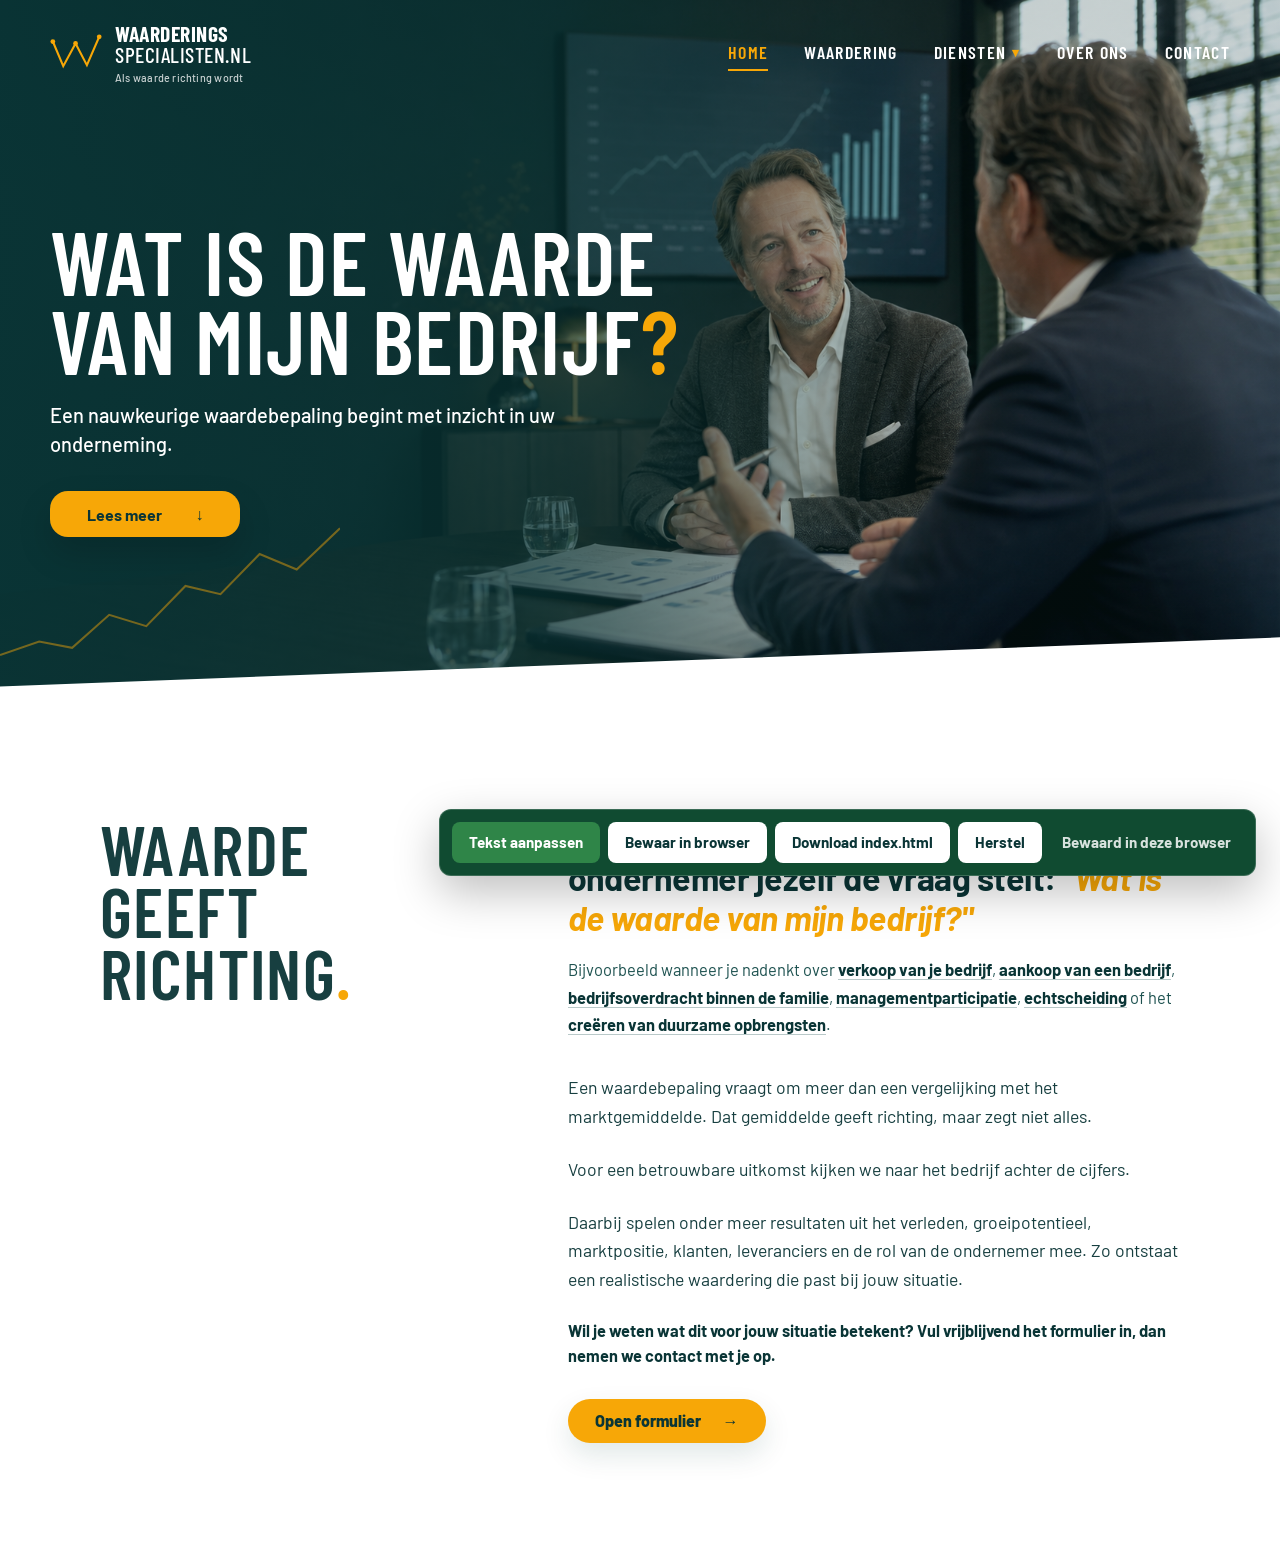
<file: index.html>
<!doctype html>
<html lang="nl">
<head>
  <meta charset="UTF-8">
  <meta name="viewport" content="width=device-width, initial-scale=1.0">
  <meta name="description" content="Wat is de waarde van mijn bedrijf? Waarderingsspecialisten.nl helpt ondernemers met een nauwkeurige waardebepaling.">
  <title>Waarderingsspecialisten.nl | Wat is de waarde van mijn bedrijf?</title>
  <link rel="preconnect" href="https://fonts.googleapis.com">
  <link rel="preconnect" href="https://fonts.gstatic.com" crossorigin>
  <link href="https://fonts.googleapis.com/css2?family=Barlow:wght@400;500;600;700&family=Barlow+Condensed:wght@500;600;700&display=swap" rel="stylesheet">
  <link rel="stylesheet" href="styles.css">
</head>
<body>
  <header class="site-header">
    <a class="brand" href="#home" aria-label="Waarderingsspecialisten.nl home">
      <svg class="brand-mark" viewBox="0 0 56 42" aria-hidden="true">
        <path d="M3 9 14 35 27 11 39 34 52 4"></path>
        <circle cx="3" cy="9" r="2.5"></circle>
        <circle cx="27" cy="11" r="2.5"></circle>
        <circle cx="52" cy="4" r="2.5"></circle>
      </svg>
      <span class="brand-copy"><strong>WAARDERINGS</strong>SPECIALISTEN.NL<small>Als waarde richting wordt</small></span>
    </a>

    <nav class="main-nav" aria-label="Hoofdnavigatie">
      <a class="active" href="#home">Home</a>
      <a href="waarderen.html">Waardering</a>
      <div class="nav-dropdown services-dropdown">
        <button class="nav-dropdown-toggle" type="button" aria-expanded="false">Diensten <span>▾</span></button>
        <div class="dropdown-menu services-menu">
          <div class="submenu-parent">
            <button class="submenu-toggle" type="button" aria-expanded="false">Waardering <span>›</span></button>
            <div class="services-submenu">
              <a href="aanleiding-waardering.html#verkoop">Verkoop onderneming</a>
              <a href="aanleiding-waardering.html#aankoop">Aankoop onderneming</a>
              <a href="aanleiding-waardering.html#overdracht">Bedrijfsoverdracht binnen de familie</a>
              <a href="aanleiding-waardering.html#managementparticipatie">Managementparticipatie</a>
              <a href="aanleiding-waardering.html#echtscheiding">Echtscheiding</a>
              <a href="aanleiding-waardering.html#duurzame-opbrengsten">Duurzame opbrengsten</a>
            </div>
          </div>
          <div class="submenu-parent">
            <button class="submenu-toggle" type="button" aria-expanded="false">Overige diensten <span>›</span></button>
            <div class="services-submenu other-services-submenu">
              <a href="verkoop-onderneming.html">Verkoop onderneming</a>
              <a href="aankoop-onderneming.html">Aankoop onderneming</a>
              <a href="groeiformule-mkb.html">Groeiformule voor het MKB</a>
            </div>
          </div>
          <div class="submenu-parent">
            <button class="submenu-toggle" type="button" aria-expanded="false">Kennissessie <span>›</span></button>
            <div class="services-submenu knowledge-submenu">
              <a href="kennissessie-waardebepaling.html">Waardebepaling</a>
              <a href="kennissessie-verkoop-onderneming.html">Verkoop van onderneming</a>
              <a href="kennissessie-aankoop-onderneming.html">Aankoop van onderneming</a>
              <a href="kennissessie-groeiformule-mkb.html">Groeiformule voor het MKB</a>
            </div>
          </div>
        </div>
      </div>
      <a href="over-ons.html">Over ons</a>
      <a href="contact.html">Contact</a>
    </nav>
  </header>

  <main id="home">
    <section class="hero" aria-labelledby="page-title">
      <div class="hero-content">
        <h1 id="page-title">Wat is de waarde<br>van mijn bedrijf<span>?</span></h1>
        <p>Een nauwkeurige waardebepaling begint met inzicht in uw onderneming.</p>
        <a class="hero-button" href="#waardering">Lees meer <span>↓</span></a>
      </div>
      <svg class="hero-chart" viewBox="0 0 330 150" aria-hidden="true"><path d="M0 132 38 119 70 125 106 93 142 104 180 65 214 73 252 34 288 49 330 9"></path></svg>
    </section>

    <section class="valuation" id="waardering">
      <div class="content-grid">
        <div class="section-title">
          <h2>Waarde geeft<br>richting<span>.</span></h2>
        </div>

        <div class="text-content">
          <p class="lead">
            Er komt een moment dat je als ondernemer jezelf de vraag stelt:
            <span>"Wat is de waarde van mijn bedrijf?"</span>
          </p>
          <p class="bridge-text">
            Bijvoorbeeld wanneer je nadenkt over
            <a href="aanleiding-waardering.html#verkoop">verkoop van je bedrijf</a>,
            <a href="aanleiding-waardering.html#aankoop">aankoop van een bedrijf</a>,
            <a href="aanleiding-waardering.html#overdracht">bedrijfsoverdracht binnen de familie</a>,
            <a href="aanleiding-waardering.html#managementparticipatie">managementparticipatie</a>,
            <a href="aanleiding-waardering.html#echtscheiding">echtscheiding</a>
            of het <a href="aanleiding-waardering.html#duurzame-opbrengsten">creëren van duurzame opbrengsten</a>.
          </p>
          <p>
            Een waardebepaling vraagt om meer dan een vergelijking met het marktgemiddelde.
            Dat gemiddelde geeft richting, maar zegt niet alles.
          </p>
          <p>
            Voor een betrouwbare uitkomst kijken we naar het bedrijf achter de cijfers.
          </p>
          <p>
            Daarbij spelen onder meer resultaten uit het verleden, groeipotentieel, marktpositie,
            klanten, leveranciers en de rol van de ondernemer mee. Zo ontstaat een realistische
            waardering die past bij jouw situatie.
          </p>
          <p class="form-intro">
            Wil je weten wat dit voor jouw situatie betekent? Vul vrijblijvend het formulier in,
            dan nemen we contact met je op.
          </p>
          <a class="inline-form-button" href="contact.html">Open formulier <span>→</span></a>
        </div>
      </div>
    </section>
  </main>
  <script src="script.js"></script>
</body>
</html>
</file>
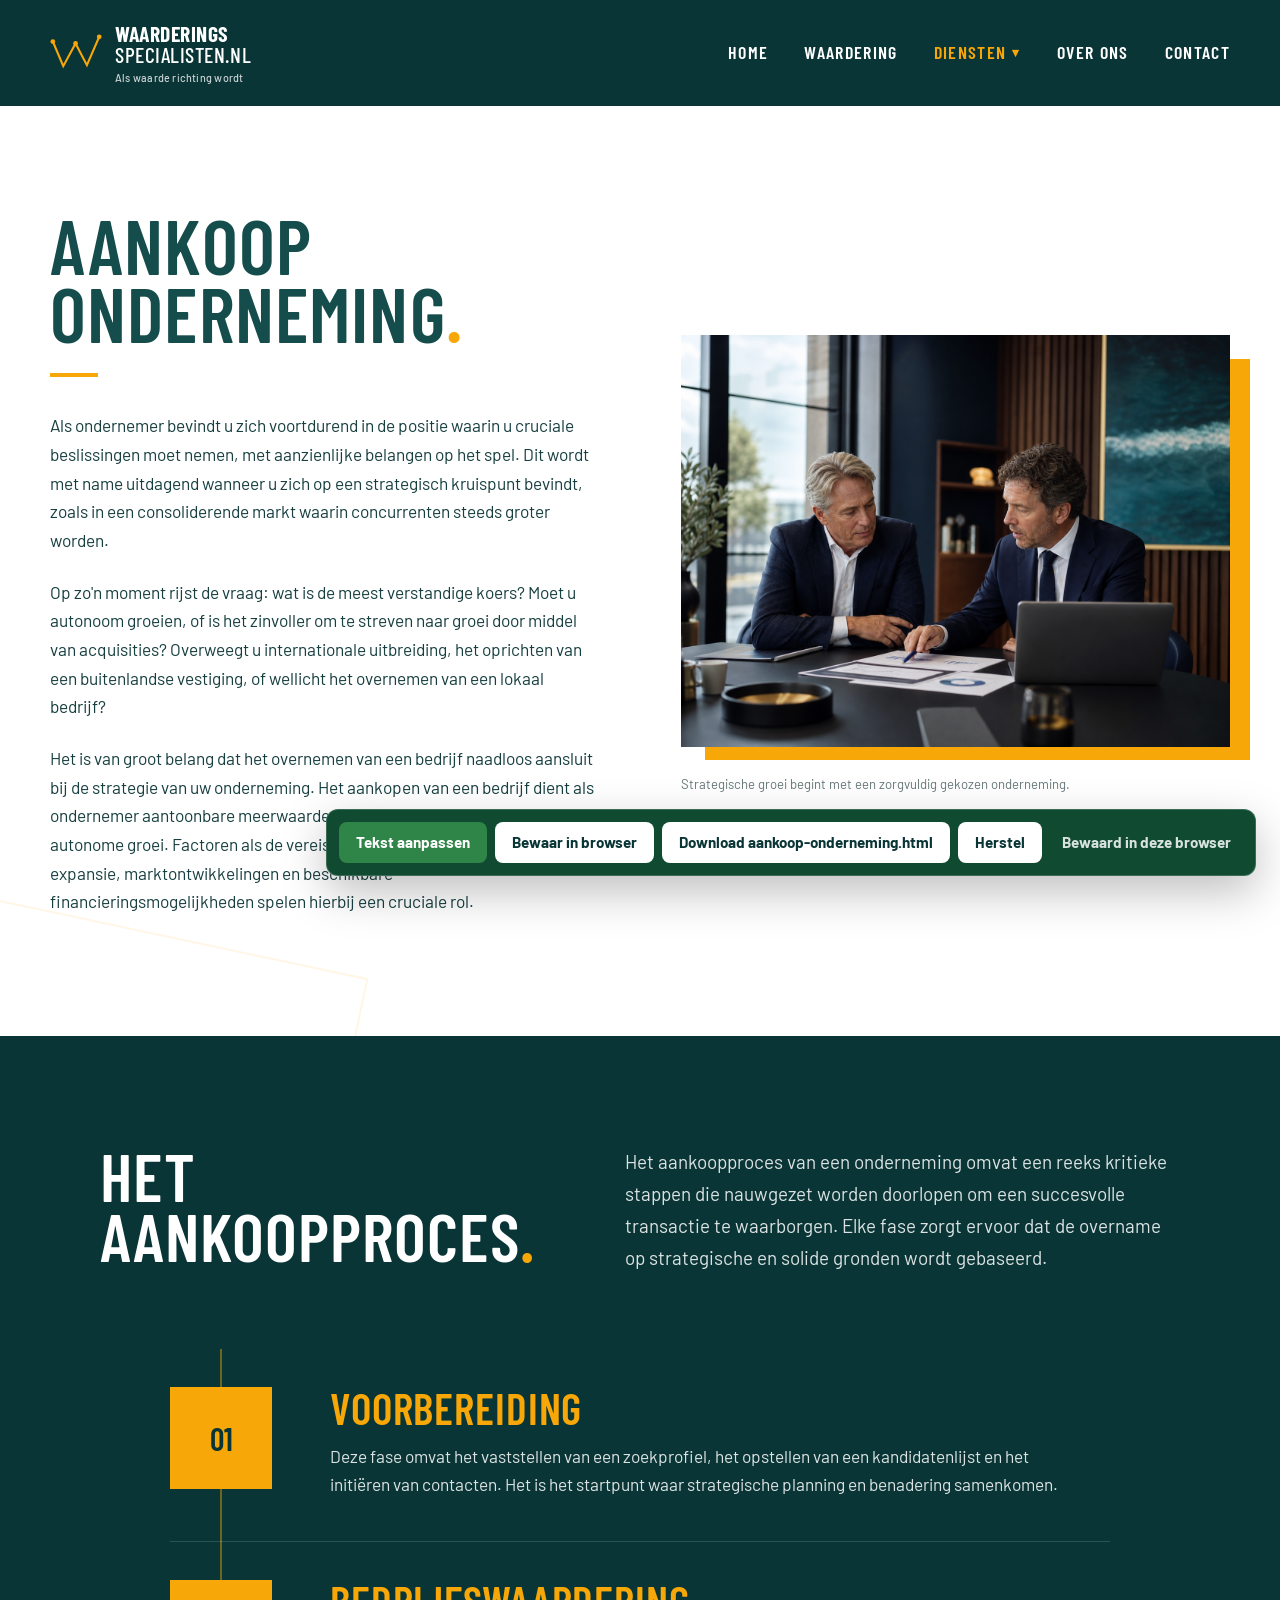
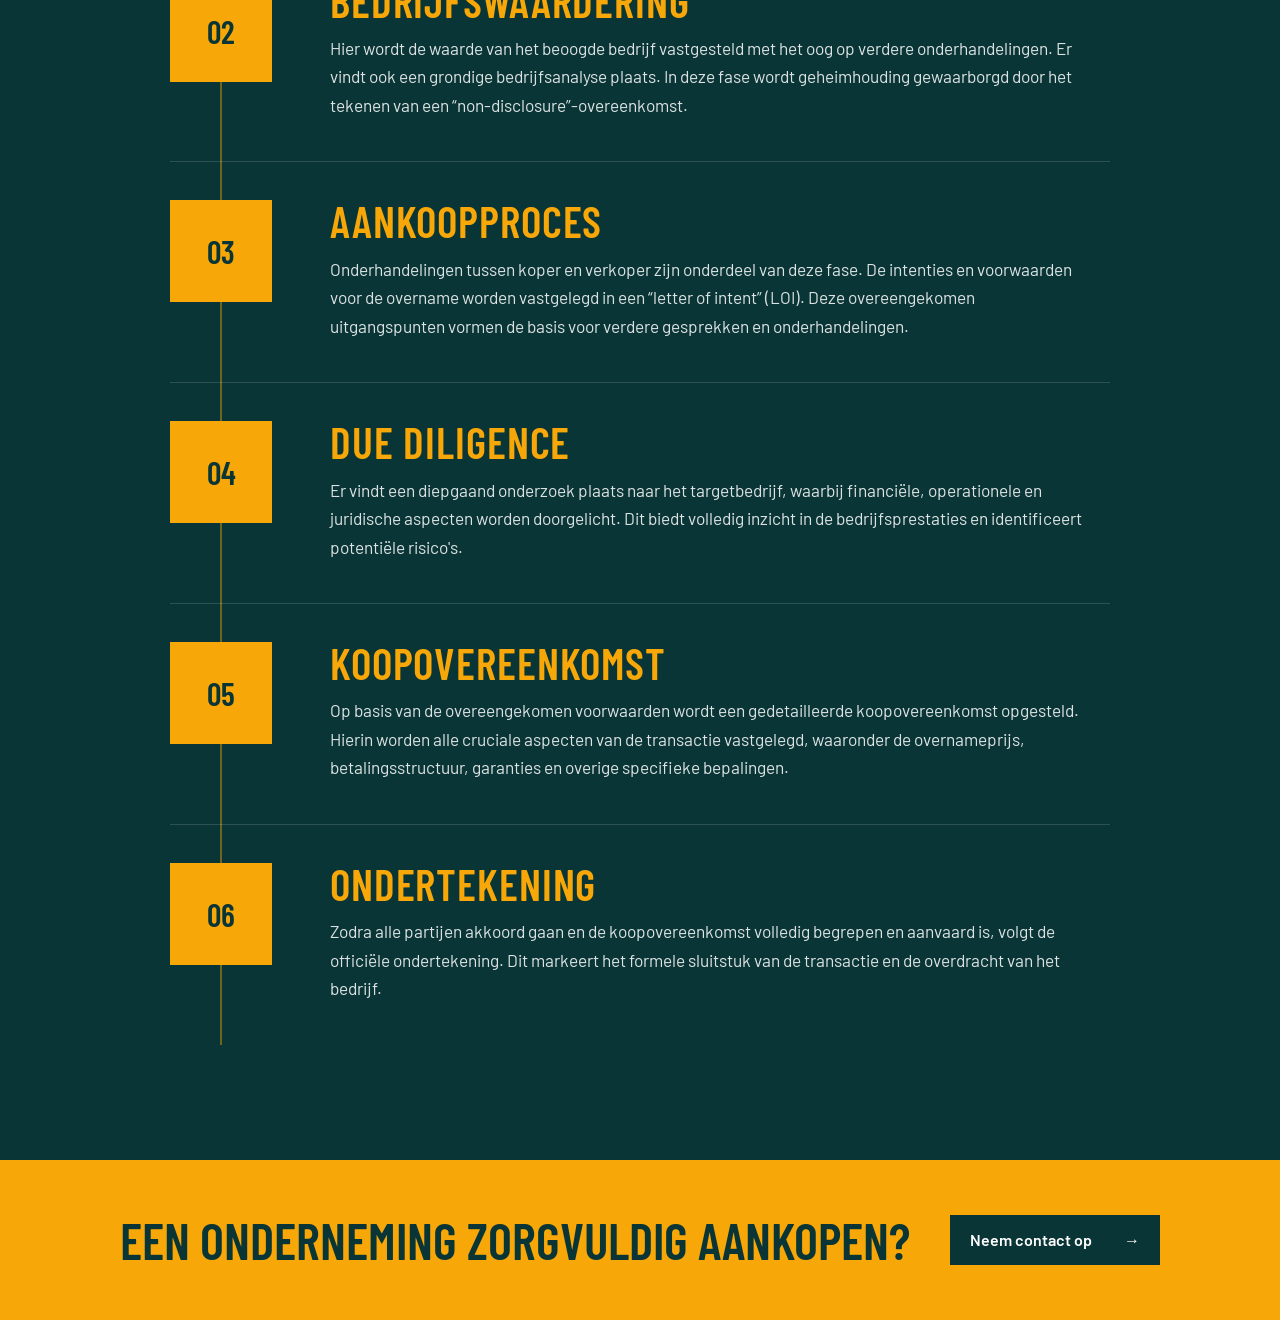
<file: aankoop-onderneming.html>
<!doctype html>
<html lang="nl">
<head>
  <meta charset="UTF-8">
  <meta name="viewport" content="width=device-width, initial-scale=1.0">
  <meta name="description" content="Begeleiding bij de aankoop van een onderneming: van voorbereiding en bedrijfswaardering tot due diligence, koopovereenkomst en ondertekening.">
  <title>Aankoop onderneming | Waarderingsspecialisten.nl</title>
  <link rel="preconnect" href="https://fonts.googleapis.com">
  <link rel="preconnect" href="https://fonts.gstatic.com" crossorigin>
  <link href="https://fonts.googleapis.com/css2?family=Barlow:wght@400;500;600;700&family=Barlow+Condensed:wght@500;600;700&display=swap" rel="stylesheet">
  <link rel="stylesheet" href="styles.css">
</head>
<body class="subpage sale-page purchase-page">
  <header class="site-header">
    <a class="brand" href="index.html#home" aria-label="Waarderingsspecialisten.nl home">
      <svg class="brand-mark" viewBox="0 0 56 42" aria-hidden="true">
        <path d="M3 9 14 35 27 11 39 34 52 4"></path>
        <circle cx="3" cy="9" r="2.5"></circle><circle cx="27" cy="11" r="2.5"></circle><circle cx="52" cy="4" r="2.5"></circle>
      </svg>
      <span class="brand-copy"><strong>WAARDERINGS</strong>SPECIALISTEN.NL<small>Als waarde richting wordt</small></span>
    </a>
    <nav class="main-nav" aria-label="Hoofdnavigatie">
      <a href="index.html#home">Home</a>
      <a href="waarderen.html">Waardering</a>
      <div class="nav-dropdown services-dropdown">
        <button class="nav-dropdown-toggle active" type="button" aria-expanded="false">Diensten <span>▾</span></button>
        <div class="dropdown-menu services-menu">
          <div class="submenu-parent">
            <button class="submenu-toggle" type="button" aria-expanded="false">Waardering <span>›</span></button>
            <div class="services-submenu">
              <a href="aanleiding-waardering.html#verkoop">Verkoop onderneming</a>
              <a href="aanleiding-waardering.html#aankoop">Aankoop onderneming</a>
              <a href="aanleiding-waardering.html#overdracht">Bedrijfsoverdracht binnen de familie</a>
              <a href="aanleiding-waardering.html#managementparticipatie">Managementparticipatie</a>
              <a href="aanleiding-waardering.html#echtscheiding">Echtscheiding</a>
              <a href="aanleiding-waardering.html#duurzame-opbrengsten">Duurzame opbrengsten</a>
            </div>
          </div>
          <div class="submenu-parent">
            <button class="submenu-toggle" type="button" aria-expanded="false">Overige diensten <span>›</span></button>
            <div class="services-submenu other-services-submenu">
              <a href="verkoop-onderneming.html">Verkoop onderneming</a>
              <a class="active-submenu" href="aankoop-onderneming.html">Aankoop onderneming</a>
              <a href="groeiformule-mkb.html">Groeiformule voor het MKB</a>
            </div>
          </div>
          <div class="submenu-parent">
            <button class="submenu-toggle" type="button" aria-expanded="false">Kennissessie <span>›</span></button>
            <div class="services-submenu knowledge-submenu">
              <a href="kennissessie-waardebepaling.html">Waardebepaling</a>
              <a href="kennissessie-verkoop-onderneming.html">Verkoop van onderneming</a>
              <a href="kennissessie-aankoop-onderneming.html">Aankoop van onderneming</a>
              <a href="kennissessie-groeiformule-mkb.html">Groeiformule voor het MKB</a>
            </div>
          </div>
        </div>
      </div>
      <a href="over-ons.html">Over ons</a>
      <a href="contact.html">Contact</a>
    </nav>
  </header>

  <main>
    <section class="sale-intro" aria-labelledby="purchase-title">
      <div class="sale-intro-grid">
        <div class="sale-copy">
          <h1 id="purchase-title">Aankoop onderneming<span>.</span></h1>
          <div class="gold-line"></div>
          <p>Als ondernemer bevindt u zich voortdurend in de positie waarin u cruciale beslissingen moet nemen, met aanzienlijke belangen op het spel. Dit wordt met name uitdagend wanneer u zich op een strategisch kruispunt bevindt, zoals in een consoliderende markt waarin concurrenten steeds groter worden.</p>
          <p>Op zo'n moment rijst de vraag: wat is de meest verstandige koers? Moet u autonoom groeien, of is het zinvoller om te streven naar groei door middel van acquisities? Overweegt u internationale uitbreiding, het oprichten van een buitenlandse vestiging, of wellicht het overnemen van een lokaal bedrijf?</p>
          <p>Het is van groot belang dat het overnemen van een bedrijf naadloos aansluit bij de strategie van uw onderneming. Het aankopen van een bedrijf dient als ondernemer aantoonbare meerwaarde te bieden ten opzichte van autonome groei. Factoren als de vereiste snelheid van groei, internationale expansie, marktontwikkelingen en beschikbare financieringsmogelijkheden spelen hierbij een cruciale rol.</p>
        </div>
        <figure class="sale-image">
          <img src="assets/aankoop-onderneming.png" alt="Ondernemer en overnameadviseur bespreken samen een mogelijke bedrijfsaankoop">
          <figcaption>Strategische groei begint met een zorgvuldig gekozen onderneming.</figcaption>
        </figure>
      </div>
    </section>

    <section class="sale-process" aria-labelledby="purchase-process-title">
      <div class="sale-process-heading">
        <h2 id="purchase-process-title">Het aankoopproces<span>.</span></h2>
        <p>Het aankoopproces van een onderneming omvat een reeks kritieke stappen die nauwgezet worden doorlopen om een succesvolle transactie te waarborgen. Elke fase zorgt ervoor dat de overname op strategische en solide gronden wordt gebaseerd.</p>
      </div>
      <ol class="process-timeline">
        <li>
          <span class="process-number">01</span>
          <div><h3>Voorbereiding</h3><p>Deze fase omvat het vaststellen van een zoekprofiel, het opstellen van een kandidatenlijst en het initiëren van contacten. Het is het startpunt waar strategische planning en benadering samenkomen.</p></div>
        </li>
        <li>
          <span class="process-number">02</span>
          <div><h3>Bedrijfswaardering</h3><p>Hier wordt de waarde van het beoogde bedrijf vastgesteld met het oog op verdere onderhandelingen. Er vindt ook een grondige bedrijfsanalyse plaats. In deze fase wordt geheimhouding gewaarborgd door het tekenen van een “non-disclosure”-overeenkomst.</p></div>
        </li>
        <li>
          <span class="process-number">03</span>
          <div><h3>Aankoopproces</h3><p>Onderhandelingen tussen koper en verkoper zijn onderdeel van deze fase. De intenties en voorwaarden voor de overname worden vastgelegd in een “letter of intent” (LOI). Deze overeengekomen uitgangspunten vormen de basis voor verdere gesprekken en onderhandelingen.</p></div>
        </li>
        <li>
          <span class="process-number">04</span>
          <div><h3>Due diligence</h3><p>Er vindt een diepgaand onderzoek plaats naar het targetbedrijf, waarbij financiële, operationele en juridische aspecten worden doorgelicht. Dit biedt volledig inzicht in de bedrijfsprestaties en identificeert potentiële risico's.</p></div>
        </li>
        <li>
          <span class="process-number">05</span>
          <div><h3>Koopovereenkomst</h3><p>Op basis van de overeengekomen voorwaarden wordt een gedetailleerde koopovereenkomst opgesteld. Hierin worden alle cruciale aspecten van de transactie vastgelegd, waaronder de overnameprijs, betalingsstructuur, garanties en overige specifieke bepalingen.</p></div>
        </li>
        <li>
          <span class="process-number">06</span>
          <div><h3>Ondertekening</h3><p>Zodra alle partijen akkoord gaan en de koopovereenkomst volledig begrepen en aanvaard is, volgt de officiële ondertekening. Dit markeert het formele sluitstuk van de transactie en de overdracht van het bedrijf.</p></div>
        </li>
      </ol>
    </section>

    <section class="subpage-footer" id="contact">
      <h2>Een onderneming zorgvuldig aankopen?</h2>
      <a href="mailto:info@waarderingsspecialisten.nl">Neem contact op <span>→</span></a>
    </section>
  </main>
  <script src="script.js"></script>
</body>
</html>
</file>
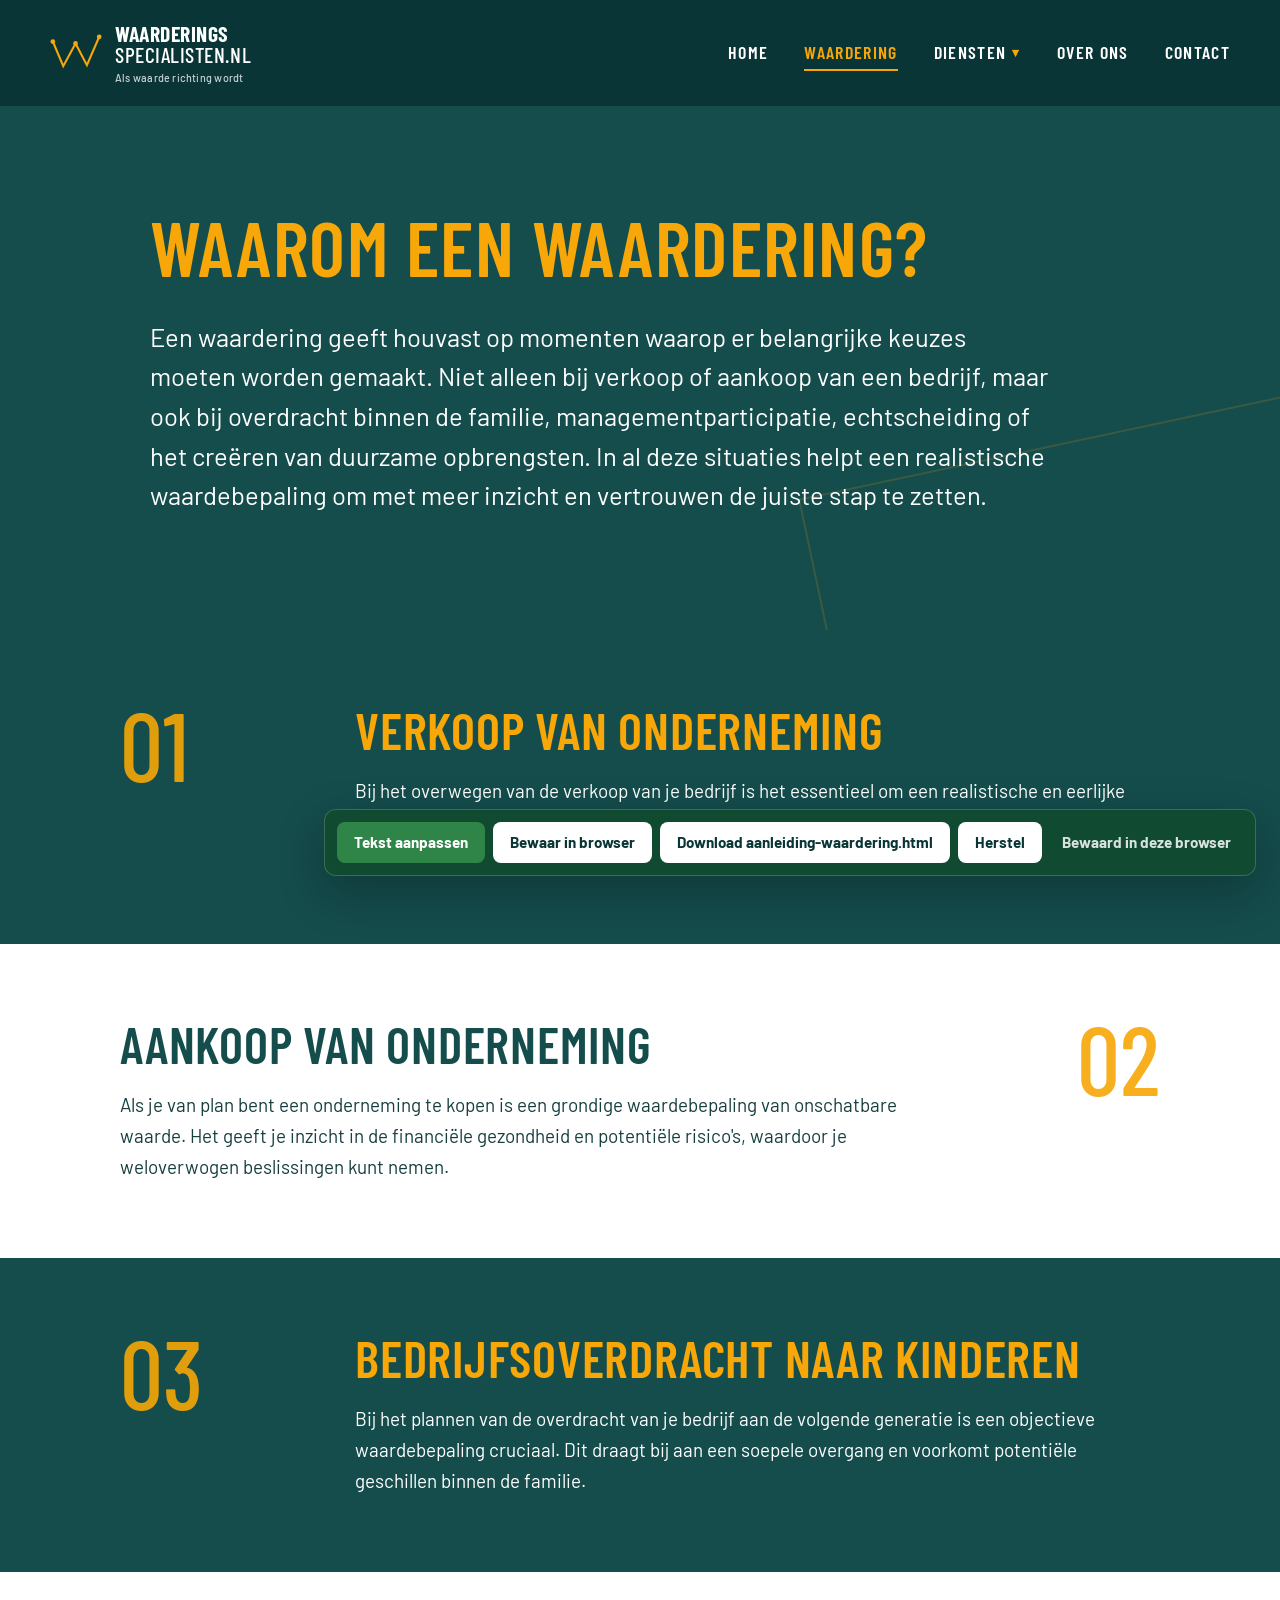
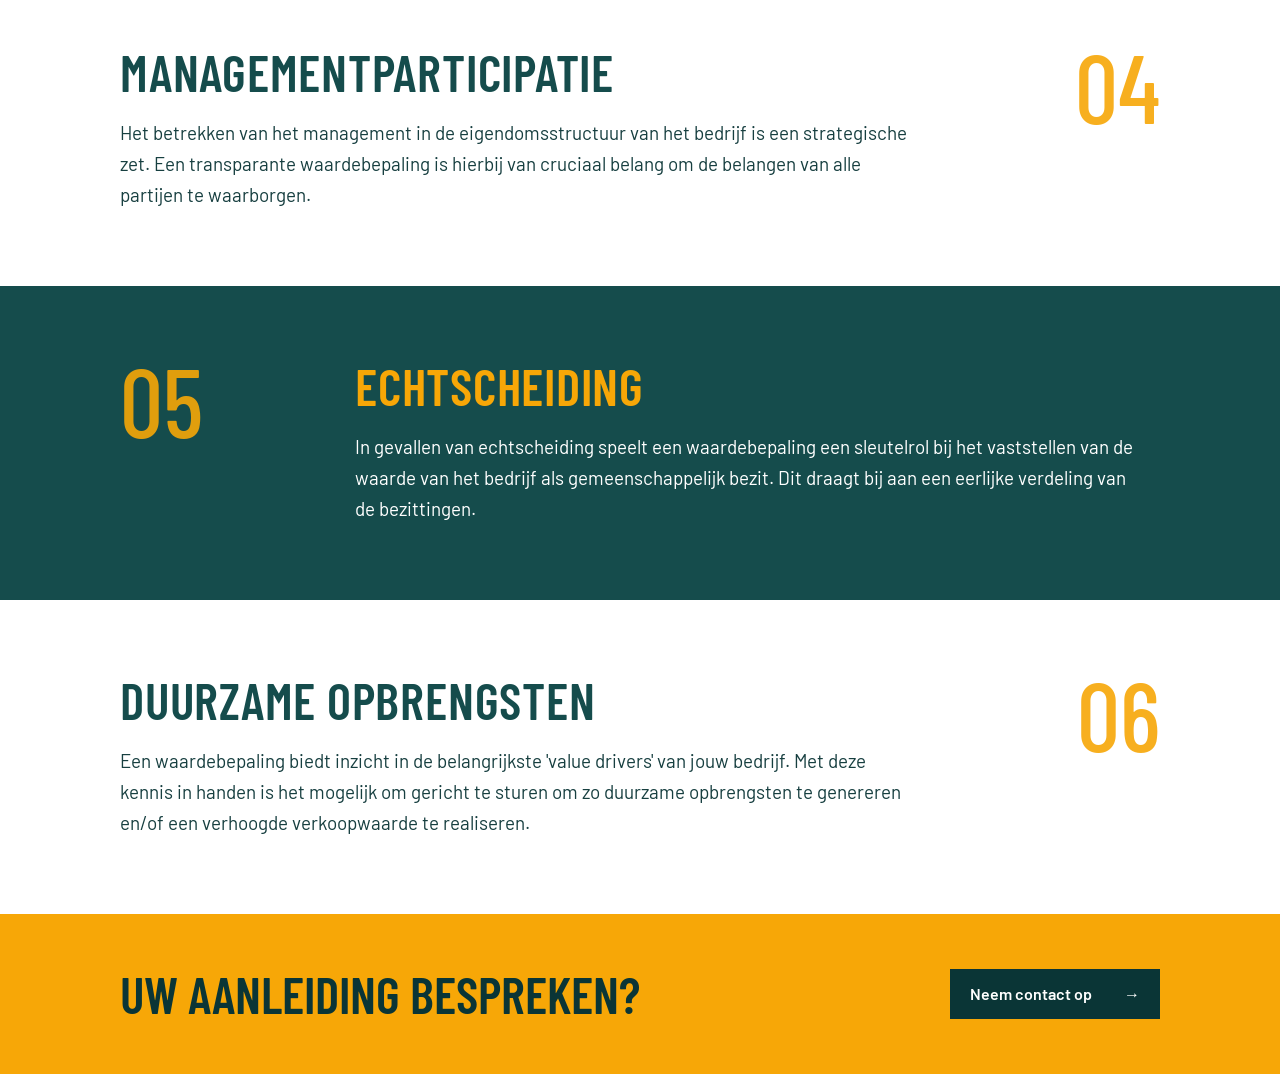
<file: aanleiding-waardering.html>
<!doctype html>
<html lang="nl">
<head>
  <meta charset="UTF-8">
  <meta name="viewport" content="width=device-width, initial-scale=1.0">
  <meta name="description" content="Wanneer is een bedrijfswaardering nodig? Ontdek zes belangrijke aanleidingen voor een professionele waardebepaling.">
  <title>Aanleiding waardering | Waarderingsspecialisten.nl</title>
  <link rel="preconnect" href="https://fonts.googleapis.com">
  <link rel="preconnect" href="https://fonts.gstatic.com" crossorigin>
  <link href="https://fonts.googleapis.com/css2?family=Barlow:wght@400;500;600;700&family=Barlow+Condensed:wght@500;600;700&display=swap" rel="stylesheet">
  <link rel="stylesheet" href="styles.css">
</head>
<body class="subpage">
  <header class="site-header">
    <a class="brand" href="index.html#home" aria-label="Waarderingsspecialisten.nl home">
      <svg class="brand-mark" viewBox="0 0 56 42" aria-hidden="true">
        <path d="M3 9 14 35 27 11 39 34 52 4"></path>
        <circle cx="3" cy="9" r="2.5"></circle><circle cx="27" cy="11" r="2.5"></circle><circle cx="52" cy="4" r="2.5"></circle>
      </svg>
      <span class="brand-copy"><strong>WAARDERINGS</strong>SPECIALISTEN.NL<small>Als waarde richting wordt</small></span>
    </a>
    <nav class="main-nav" aria-label="Hoofdnavigatie">
      <a href="index.html#home">Home</a>
      <a class="active" href="waarderen.html">Waardering</a>
      <div class="nav-dropdown services-dropdown">
        <button class="nav-dropdown-toggle" type="button" aria-expanded="false">Diensten <span>▾</span></button>
        <div class="dropdown-menu services-menu">
          <div class="submenu-parent">
            <button class="submenu-toggle" type="button" aria-expanded="false">Waardering <span>›</span></button>
            <div class="services-submenu">
              <a href="aanleiding-waardering.html#verkoop">Verkoop onderneming</a>
              <a href="aanleiding-waardering.html#aankoop">Aankoop onderneming</a>
              <a href="aanleiding-waardering.html#overdracht">Bedrijfsoverdracht binnen de familie</a>
              <a href="aanleiding-waardering.html#managementparticipatie">Managementparticipatie</a>
              <a href="aanleiding-waardering.html#echtscheiding">Echtscheiding</a>
              <a href="aanleiding-waardering.html#duurzame-opbrengsten">Duurzame opbrengsten</a>
            </div>
          </div>
          <div class="submenu-parent">
            <button class="submenu-toggle" type="button" aria-expanded="false">Overige diensten <span>›</span></button>
            <div class="services-submenu other-services-submenu">
              <a href="verkoop-onderneming.html">Verkoop onderneming</a>
              <a href="aankoop-onderneming.html">Aankoop onderneming</a>
              <a href="groeiformule-mkb.html">Groeiformule voor het MKB</a>
            </div>
          </div>
          <div class="submenu-parent">
            <button class="submenu-toggle" type="button" aria-expanded="false">Kennissessie <span>›</span></button>
            <div class="services-submenu knowledge-submenu">
              <a href="kennissessie-waardebepaling.html">Waardebepaling</a>
              <a href="kennissessie-verkoop-onderneming.html">Verkoop van onderneming</a>
              <a href="kennissessie-aankoop-onderneming.html">Aankoop van onderneming</a>
              <a href="kennissessie-groeiformule-mkb.html">Groeiformule voor het MKB</a>
            </div>
          </div>
        </div>
      </div>
      <a href="over-ons.html">Over ons</a>
      <a href="contact.html">Contact</a>
    </nav>
  </header>

  <main>
    <section class="reason-intro">
      <div class="reason-intro-inner">
        <h1>Waarom een waardering?</h1>
        <p>Een waardering geeft houvast op momenten waarop er belangrijke keuzes moeten worden gemaakt. Niet alleen bij verkoop of aankoop van een bedrijf, maar ook bij overdracht binnen de familie, managementparticipatie, echtscheiding of het creëren van duurzame opbrengsten. In al deze situaties helpt een realistische waardebepaling om met meer inzicht en vertrouwen de juiste stap te zetten.</p>
      </div>
    </section>

    <section class="reasons" aria-label="Redenen voor een waardering">
      <article class="reason-row dark" id="verkoop"><div class="reason-row-inner"><span class="reason-number">01</span><div class="reason-copy"><h2>Verkoop van onderneming</h2><p>Bij het overwegen van de verkoop van je bedrijf is het essentieel om een realistische en eerlijke waardebepaling te hebben. Dit vormt de basis voor een succesvolle onderhandeling en een transparante transactie.</p></div></div></article>
      <article class="reason-row light" id="aankoop"><div class="reason-row-inner"><span class="reason-number">02</span><div class="reason-copy"><h2>Aankoop van onderneming</h2><p>Als je van plan bent een onderneming te kopen is een grondige waardebepaling van onschatbare waarde. Het geeft je inzicht in de financiële gezondheid en potentiële risico's, waardoor je weloverwogen beslissingen kunt nemen.</p></div></div></article>
      <article class="reason-row dark" id="overdracht"><div class="reason-row-inner"><span class="reason-number">03</span><div class="reason-copy"><h2>Bedrijfsoverdracht naar kinderen</h2><p>Bij het plannen van de overdracht van je bedrijf aan de volgende generatie is een objectieve waardebepaling cruciaal. Dit draagt bij aan een soepele overgang en voorkomt potentiële geschillen binnen de familie.</p></div></div></article>
      <article class="reason-row light" id="managementparticipatie"><div class="reason-row-inner"><span class="reason-number">04</span><div class="reason-copy"><h2>Managementparticipatie</h2><p>Het betrekken van het management in de eigendomsstructuur van het bedrijf is een strategische zet. Een transparante waardebepaling is hierbij van cruciaal belang om de belangen van alle partijen te waarborgen.</p></div></div></article>
      <article class="reason-row dark" id="echtscheiding"><div class="reason-row-inner"><span class="reason-number">05</span><div class="reason-copy"><h2>Echtscheiding</h2><p>In gevallen van echtscheiding speelt een waardebepaling een sleutelrol bij het vaststellen van de waarde van het bedrijf als gemeenschappelijk bezit. Dit draagt bij aan een eerlijke verdeling van de bezittingen.</p></div></div></article>
      <article class="reason-row light" id="duurzame-opbrengsten"><div class="reason-row-inner"><span class="reason-number">06</span><div class="reason-copy"><h2>Duurzame opbrengsten</h2><p>Een waardebepaling biedt inzicht in de belangrijkste 'value drivers' van jouw bedrijf. Met deze kennis in handen is het mogelijk om gericht te sturen om zo duurzame opbrengsten te genereren en/of een verhoogde verkoopwaarde te realiseren.</p></div></div></article>
    </section>

    <section class="subpage-footer" id="contact"><h2>Uw aanleiding bespreken?</h2><a href="mailto:info@waarderingsspecialisten.nl">Neem contact op <span>→</span></a></section>
  </main>
  <script src="script.js"></script>
</body>
</html>
</file>
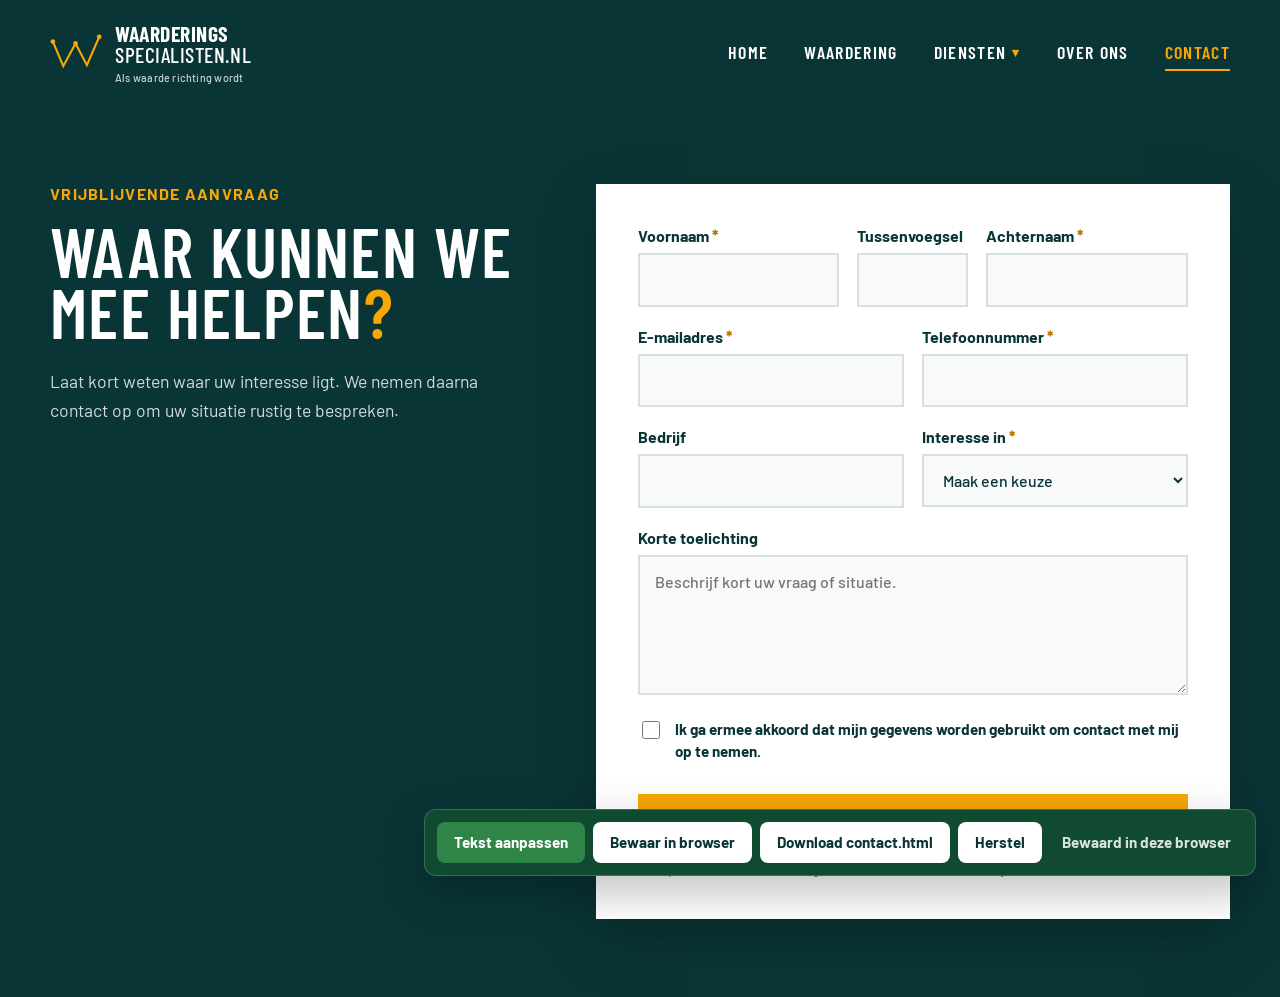
<file: contact.html>
<!doctype html>
<html lang="nl">
<head>
  <meta charset="UTF-8">
  <meta name="viewport" content="width=device-width, initial-scale=1.0">
  <meta name="description" content="Neem vrijblijvend contact op met Waarderingsspecialisten.nl voor vragen over waardering, aankoop, verkoop, echtscheiding of management buy-out.">
  <title>Contact | Waarderingsspecialisten.nl</title>
  <link rel="preconnect" href="https://fonts.googleapis.com">
  <link rel="preconnect" href="https://fonts.gstatic.com" crossorigin>
  <link href="https://fonts.googleapis.com/css2?family=Barlow:wght@400;500;600;700&family=Barlow+Condensed:wght@500;600;700&display=swap" rel="stylesheet">
  <link rel="stylesheet" href="styles.css">
</head>
<body class="subpage contact-page">
  <header class="site-header">
    <a class="brand" href="index.html#home" aria-label="Waarderingsspecialisten.nl home">
      <svg class="brand-mark" viewBox="0 0 56 42" aria-hidden="true">
        <path d="M3 9 14 35 27 11 39 34 52 4"></path>
        <circle cx="3" cy="9" r="2.5"></circle><circle cx="27" cy="11" r="2.5"></circle><circle cx="52" cy="4" r="2.5"></circle>
      </svg>
      <span class="brand-copy"><strong>WAARDERINGS</strong>SPECIALISTEN.NL<small>Als waarde richting wordt</small></span>
    </a>
    <nav class="main-nav" aria-label="Hoofdnavigatie">
      <a href="index.html#home">Home</a>
      <a href="waarderen.html">Waardering</a>
      <div class="nav-dropdown services-dropdown">
        <button class="nav-dropdown-toggle" type="button" aria-expanded="false">Diensten <span>▾</span></button>
        <div class="dropdown-menu services-menu">
          <div class="submenu-parent">
            <button class="submenu-toggle" type="button" aria-expanded="false">Waardering <span>›</span></button>
            <div class="services-submenu">
              <a href="aanleiding-waardering.html#verkoop">Verkoop onderneming</a>
              <a href="aanleiding-waardering.html#aankoop">Aankoop onderneming</a>
              <a href="aanleiding-waardering.html#overdracht">Bedrijfsoverdracht binnen de familie</a>
              <a href="aanleiding-waardering.html#managementparticipatie">Managementparticipatie</a>
              <a href="aanleiding-waardering.html#echtscheiding">Echtscheiding</a>
              <a href="aanleiding-waardering.html#duurzame-opbrengsten">Duurzame opbrengsten</a>
            </div>
          </div>
          <div class="submenu-parent">
            <button class="submenu-toggle" type="button" aria-expanded="false">Overige diensten <span>›</span></button>
            <div class="services-submenu other-services-submenu">
              <a href="verkoop-onderneming.html">Verkoop onderneming</a>
              <a href="aankoop-onderneming.html">Aankoop onderneming</a>
              <a href="groeiformule-mkb.html">Groeiformule voor het MKB</a>
            </div>
          </div>
          <div class="submenu-parent">
            <button class="submenu-toggle" type="button" aria-expanded="false">Kennissessie <span>›</span></button>
            <div class="services-submenu knowledge-submenu">
              <a href="kennissessie-waardebepaling.html">Waardebepaling</a>
              <a href="kennissessie-verkoop-onderneming.html">Verkoop van onderneming</a>
              <a href="kennissessie-aankoop-onderneming.html">Aankoop van onderneming</a>
              <a href="kennissessie-groeiformule-mkb.html">Groeiformule voor het MKB</a>
            </div>
          </div>
        </div>
      </div>
      <a href="over-ons.html">Over ons</a>
      <a class="active" href="contact.html">Contact</a>
    </nav>
  </header>

  <main>
    <section class="contact-form-section" aria-labelledby="contact-title">
      <div class="contact-form-intro">
        <p class="eyebrow">Vrijblijvende aanvraag</p>
        <h1 id="contact-title">Waar kunnen we mee helpen<span>?</span></h1>
        <p>Laat kort weten waar uw interesse ligt. We nemen daarna contact op om uw situatie rustig te bespreken.</p>
      </div>

      <form class="interest-form" action="https://formsubmit.co/k.vooijs@straval.nl" method="POST">
        <input type="hidden" name="_subject" value="Nieuwe aanvraag via waarderingsspecialisten.nl">
        <input type="hidden" name="_template" value="table">
        <input type="hidden" name="_captcha" value="false">
        <input type="text" name="_honey" class="form-honey" tabindex="-1" autocomplete="off">

        <div class="form-row form-name">
          <div>
            <label for="voornaam">Voornaam <span class="required-label">*</span></label>
            <input id="voornaam" name="Voornaam" type="text" autocomplete="given-name" required>
          </div>
          <div>
            <label for="tussenvoegsel">Tussenvoegsel</label>
            <input id="tussenvoegsel" name="Tussenvoegsel" type="text" autocomplete="additional-name">
          </div>
          <div>
            <label for="achternaam">Achternaam <span class="required-label">*</span></label>
            <input id="achternaam" name="Achternaam" type="text" autocomplete="family-name" required>
          </div>
        </div>

        <div class="form-row form-two">
          <div>
            <label for="email">E-mailadres <span class="required-label">*</span></label>
            <input id="email" name="E-mailadres" type="email" autocomplete="email" required>
          </div>
          <div>
            <label for="telefoon">Telefoonnummer <span class="required-label">*</span></label>
            <input id="telefoon" name="Telefoonnummer" type="tel" autocomplete="tel" required>
          </div>
        </div>

        <div class="form-row form-two">
          <div>
            <label for="bedrijf">Bedrijf</label>
            <input id="bedrijf" name="Bedrijf" type="text" autocomplete="organization">
          </div>
          <div>
            <label for="interesse">Interesse in <span class="required-label">*</span></label>
            <select id="interesse" name="Interesse" required>
              <option value="">Maak een keuze</option>
              <option>Aankoop onderneming</option>
              <option>Verkoop onderneming</option>
              <option>Echtscheiding / scheiding</option>
              <option>Management Buy Out</option>
              <option>Management Buy In</option>
              <option>Bedrijfsoverdracht binnen de familie</option>
              <option>Waardebepaling</option>
              <option>Groeiformule voor het MKB</option>
              <option>Anders</option>
            </select>
          </div>
        </div>

        <div class="form-row">
          <label for="bericht">Korte toelichting</label>
          <textarea id="bericht" name="Bericht" rows="5" placeholder="Beschrijf kort uw vraag of situatie."></textarea>
        </div>

        <div class="form-consent">
          <input id="privacy" name="Akkoord privacy" type="checkbox" value="Ja" required>
          <label for="privacy">Ik ga ermee akkoord dat mijn gegevens worden gebruikt om contact met mij op te nemen.</label>
        </div>

        <button class="form-submit" type="submit">Aanvraag indienen <span>→</span></button>
        <p class="form-note"><span class="required-label">*</span> Verplicht veld. De aanvraag wordt verzonden naar k.vooijs@straval.nl.</p>
      </form>
    </section>
  </main>

  <script src="script.js"></script>
</body>
</html>
</file>
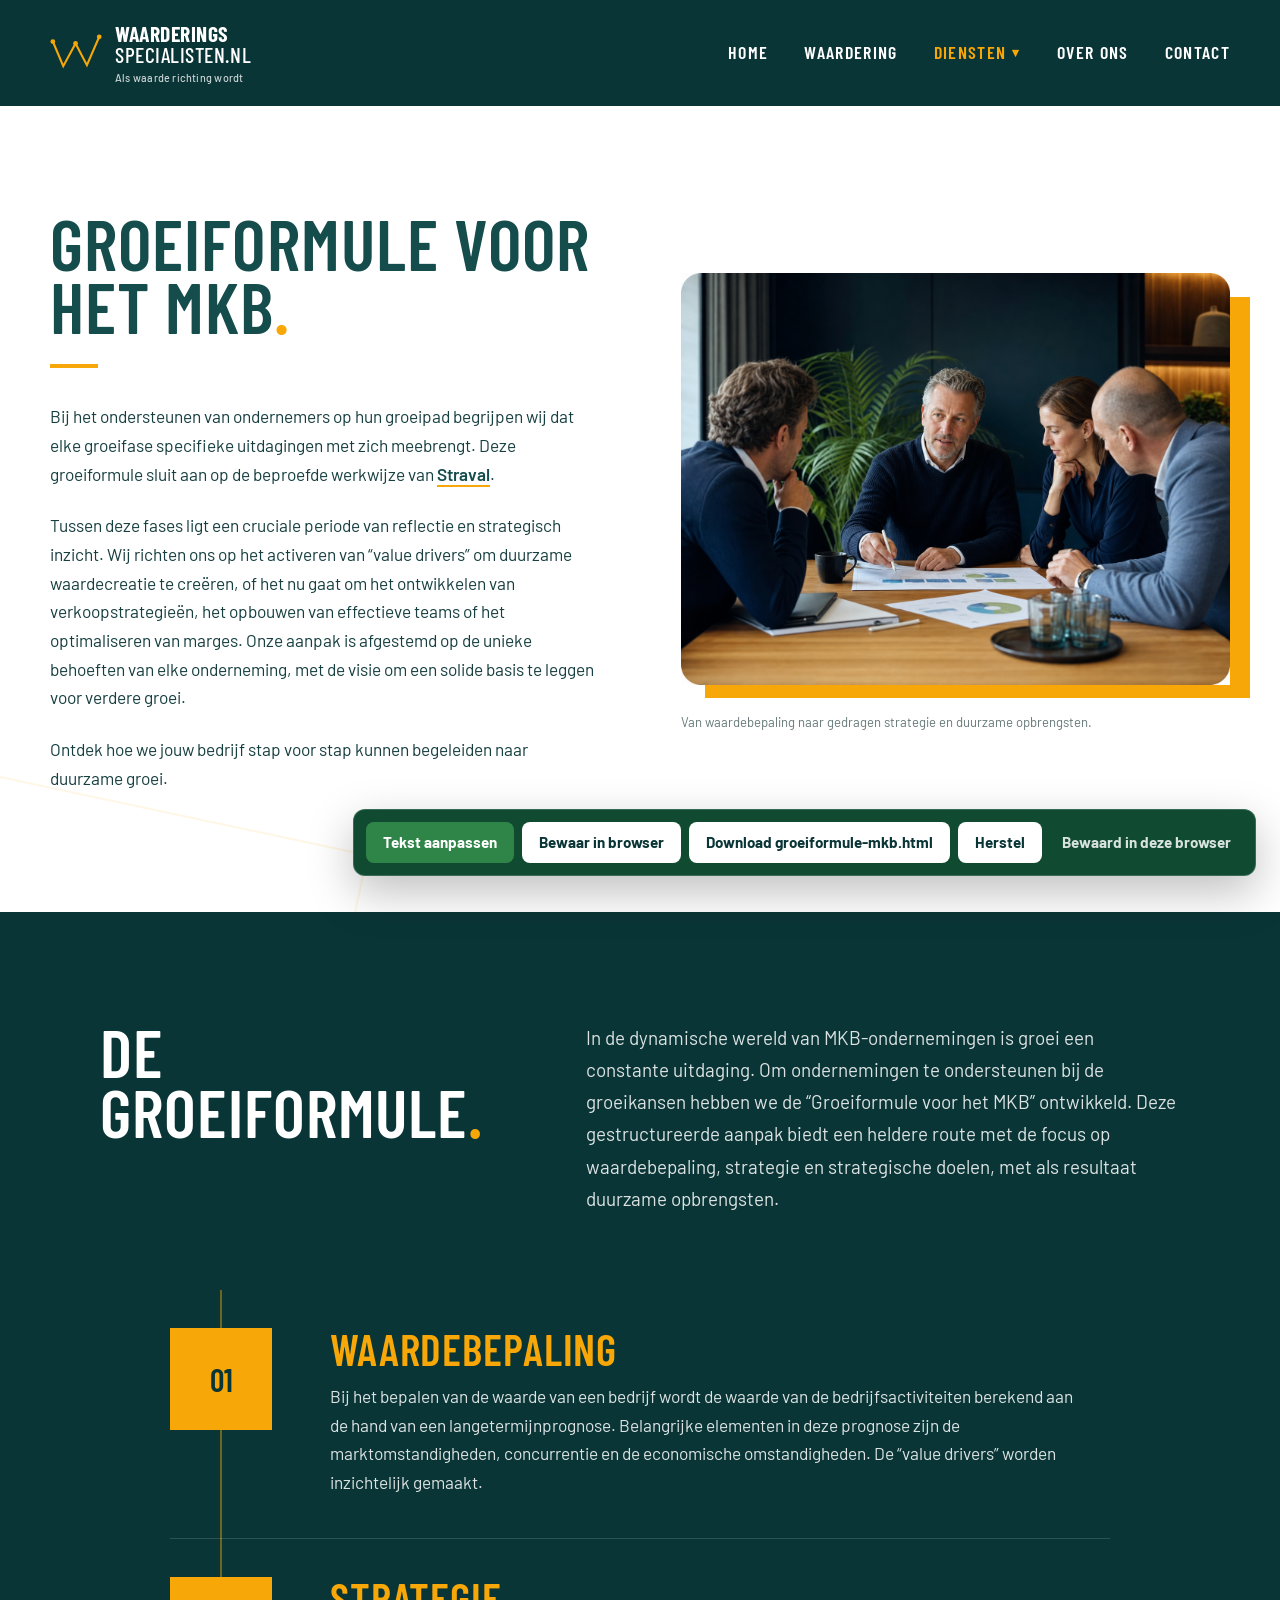
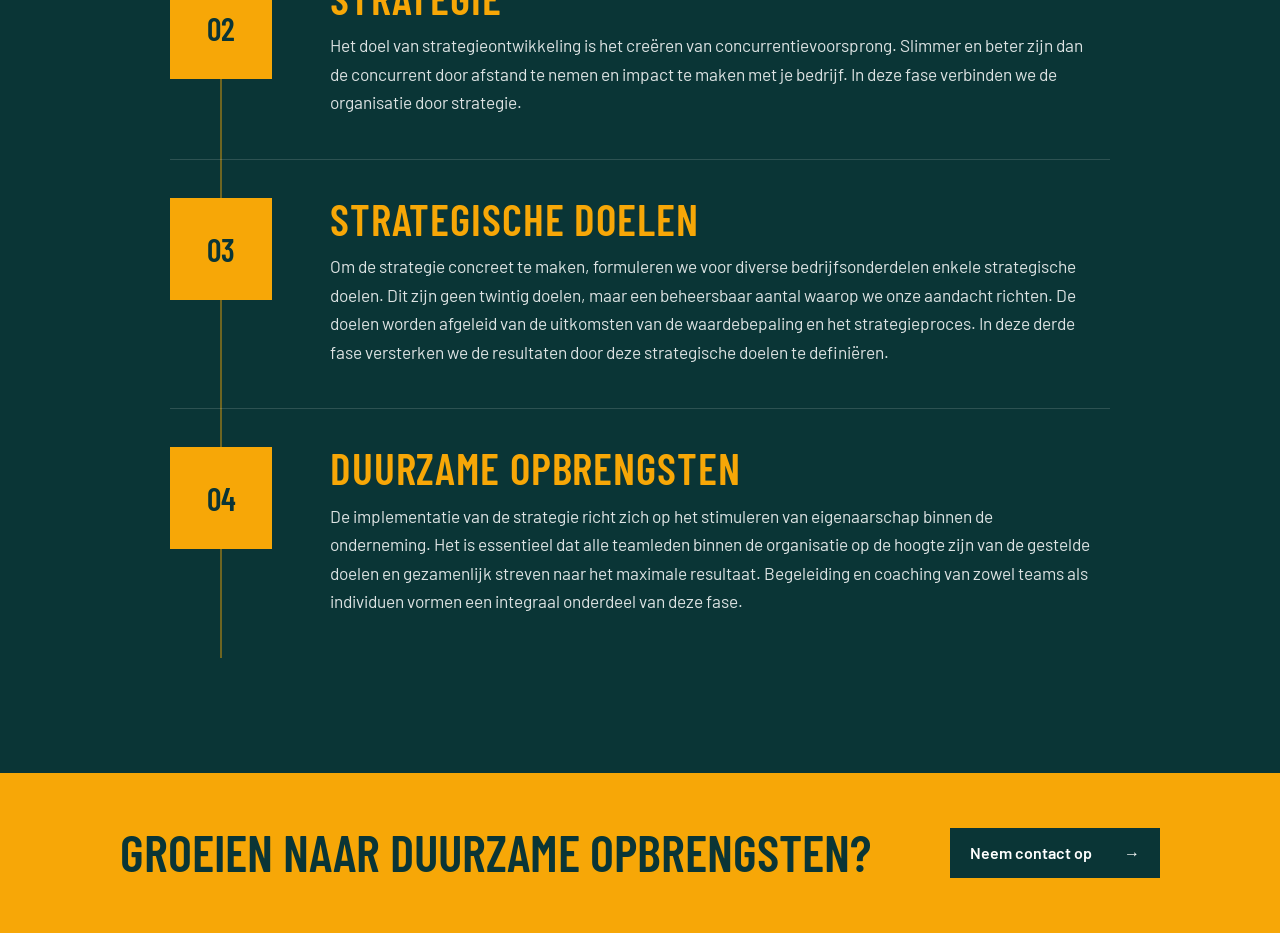
<file: groeiformule-mkb.html>
<!doctype html>
<html lang="nl">
<head>
  <meta charset="UTF-8">
  <meta name="viewport" content="width=device-width, initial-scale=1.0">
  <meta name="description" content="De groeiformule voor het MKB verbindt bedrijfswaardering, strategie, strategische doelen en duurzame opbrengsten.">
  <title>Groeiformule voor het MKB | Waarderingsspecialisten.nl</title>
  <link rel="preconnect" href="https://fonts.googleapis.com">
  <link rel="preconnect" href="https://fonts.gstatic.com" crossorigin>
  <link href="https://fonts.googleapis.com/css2?family=Barlow:wght@400;500;600;700&family=Barlow+Condensed:wght@500;600;700&display=swap" rel="stylesheet">
  <link rel="stylesheet" href="styles.css">
</head>
<body class="subpage sale-page growth-page">
  <header class="site-header">
    <a class="brand" href="index.html#home" aria-label="Waarderingsspecialisten.nl home">
      <svg class="brand-mark" viewBox="0 0 56 42" aria-hidden="true">
        <path d="M3 9 14 35 27 11 39 34 52 4"></path>
        <circle cx="3" cy="9" r="2.5"></circle><circle cx="27" cy="11" r="2.5"></circle><circle cx="52" cy="4" r="2.5"></circle>
      </svg>
      <span class="brand-copy"><strong>WAARDERINGS</strong>SPECIALISTEN.NL<small>Als waarde richting wordt</small></span>
    </a>
    <nav class="main-nav" aria-label="Hoofdnavigatie">
      <a href="index.html#home">Home</a>
      <a href="waarderen.html">Waardering</a>
      <div class="nav-dropdown services-dropdown">
        <button class="nav-dropdown-toggle active" type="button" aria-expanded="false">Diensten <span>▾</span></button>
        <div class="dropdown-menu services-menu">
          <div class="submenu-parent">
            <button class="submenu-toggle" type="button" aria-expanded="false">Waardering <span>›</span></button>
            <div class="services-submenu">
              <a href="aanleiding-waardering.html#verkoop">Verkoop onderneming</a>
              <a href="aanleiding-waardering.html#aankoop">Aankoop onderneming</a>
              <a href="aanleiding-waardering.html#overdracht">Bedrijfsoverdracht binnen de familie</a>
              <a href="aanleiding-waardering.html#managementparticipatie">Managementparticipatie</a>
              <a href="aanleiding-waardering.html#echtscheiding">Echtscheiding</a>
              <a href="aanleiding-waardering.html#duurzame-opbrengsten">Duurzame opbrengsten</a>
            </div>
          </div>
          <div class="submenu-parent">
            <button class="submenu-toggle" type="button" aria-expanded="false">Overige diensten <span>›</span></button>
            <div class="services-submenu other-services-submenu">
              <a href="verkoop-onderneming.html">Verkoop onderneming</a>
              <a href="aankoop-onderneming.html">Aankoop onderneming</a>
              <a class="active-submenu" href="groeiformule-mkb.html">Groeiformule voor het MKB</a>
            </div>
          </div>
          <div class="submenu-parent">
            <button class="submenu-toggle" type="button" aria-expanded="false">Kennissessie <span>›</span></button>
            <div class="services-submenu knowledge-submenu">
              <a href="kennissessie-waardebepaling.html">Waardebepaling</a>
              <a href="kennissessie-verkoop-onderneming.html">Verkoop van onderneming</a>
              <a href="kennissessie-aankoop-onderneming.html">Aankoop van onderneming</a>
              <a href="kennissessie-groeiformule-mkb.html">Groeiformule voor het MKB</a>
            </div>
          </div>
        </div>
      </div>
      <a href="over-ons.html">Over ons</a>
      <a href="contact.html">Contact</a>
    </nav>
  </header>

  <main>
    <section class="sale-intro" aria-labelledby="growth-title">
      <div class="sale-intro-grid">
        <div class="sale-copy">
          <h1 id="growth-title">Groeiformule voor het MKB<span>.</span></h1>
          <div class="gold-line"></div>
          <p>Bij het ondersteunen van ondernemers op hun groeipad begrijpen wij dat elke groeifase specifieke uitdagingen met zich meebrengt. Deze groeiformule sluit aan op de beproefde werkwijze van <a class="straval-link" href="https://straval.nl/" target="_blank" rel="noopener noreferrer">Straval</a>.</p>
          <p>Tussen deze fases ligt een cruciale periode van reflectie en strategisch inzicht. Wij richten ons op het activeren van “value drivers” om duurzame waardecreatie te creëren, of het nu gaat om het ontwikkelen van verkoopstrategieën, het opbouwen van effectieve teams of het optimaliseren van marges. Onze aanpak is afgestemd op de unieke behoeften van elke onderneming, met de visie om een solide basis te leggen voor verdere groei.</p>
          <p>Ontdek hoe we jouw bedrijf stap voor stap kunnen begeleiden naar duurzame groei.</p>
        </div>
        <figure class="sale-image">
          <img src="assets/groeiformule-mkb.png" alt="Businesspartner begeleidt een leiderschapsteam bij een strategiesessie voor duurzame groei">
          <figcaption>Van waardebepaling naar gedragen strategie en duurzame opbrengsten.</figcaption>
        </figure>
      </div>
    </section>

    <section class="sale-process" aria-labelledby="growth-process-title">
      <div class="sale-process-heading">
        <h2 id="growth-process-title">De groeiformule<span>.</span></h2>
        <p>In de dynamische wereld van MKB-ondernemingen is groei een constante uitdaging. Om ondernemingen te ondersteunen bij de groeikansen hebben we de “Groeiformule voor het MKB” ontwikkeld. Deze gestructureerde aanpak biedt een heldere route met de focus op waardebepaling, strategie en strategische doelen, met als resultaat duurzame opbrengsten.</p>
      </div>
      <ol class="process-timeline">
        <li>
          <span class="process-number">01</span>
          <div><h3>Waardebepaling</h3><p>Bij het bepalen van de waarde van een bedrijf wordt de waarde van de bedrijfsactiviteiten berekend aan de hand van een langetermijnprognose. Belangrijke elementen in deze prognose zijn de marktomstandigheden, concurrentie en de economische omstandigheden. De “value drivers” worden inzichtelijk gemaakt.</p></div>
        </li>
        <li>
          <span class="process-number">02</span>
          <div><h3>Strategie</h3><p>Het doel van strategieontwikkeling is het creëren van concurrentievoorsprong. Slimmer en beter zijn dan de concurrent door afstand te nemen en impact te maken met je bedrijf. In deze fase verbinden we de organisatie door strategie.</p></div>
        </li>
        <li>
          <span class="process-number">03</span>
          <div><h3>Strategische doelen</h3><p>Om de strategie concreet te maken, formuleren we voor diverse bedrijfsonderdelen enkele strategische doelen. Dit zijn geen twintig doelen, maar een beheersbaar aantal waarop we onze aandacht richten. De doelen worden afgeleid van de uitkomsten van de waardebepaling en het strategieproces. In deze derde fase versterken we de resultaten door deze strategische doelen te definiëren.</p></div>
        </li>
        <li>
          <span class="process-number">04</span>
          <div><h3>Duurzame opbrengsten</h3><p>De implementatie van de strategie richt zich op het stimuleren van eigenaarschap binnen de onderneming. Het is essentieel dat alle teamleden binnen de organisatie op de hoogte zijn van de gestelde doelen en gezamenlijk streven naar het maximale resultaat. Begeleiding en coaching van zowel teams als individuen vormen een integraal onderdeel van deze fase.</p></div>
        </li>
      </ol>
    </section>

    <section class="subpage-footer" id="contact">
      <h2>Groeien naar duurzame opbrengsten?</h2>
      <a href="mailto:info@waarderingsspecialisten.nl">Neem contact op <span>→</span></a>
    </section>
  </main>
  <script src="script.js"></script>
</body>
</html>
</file>
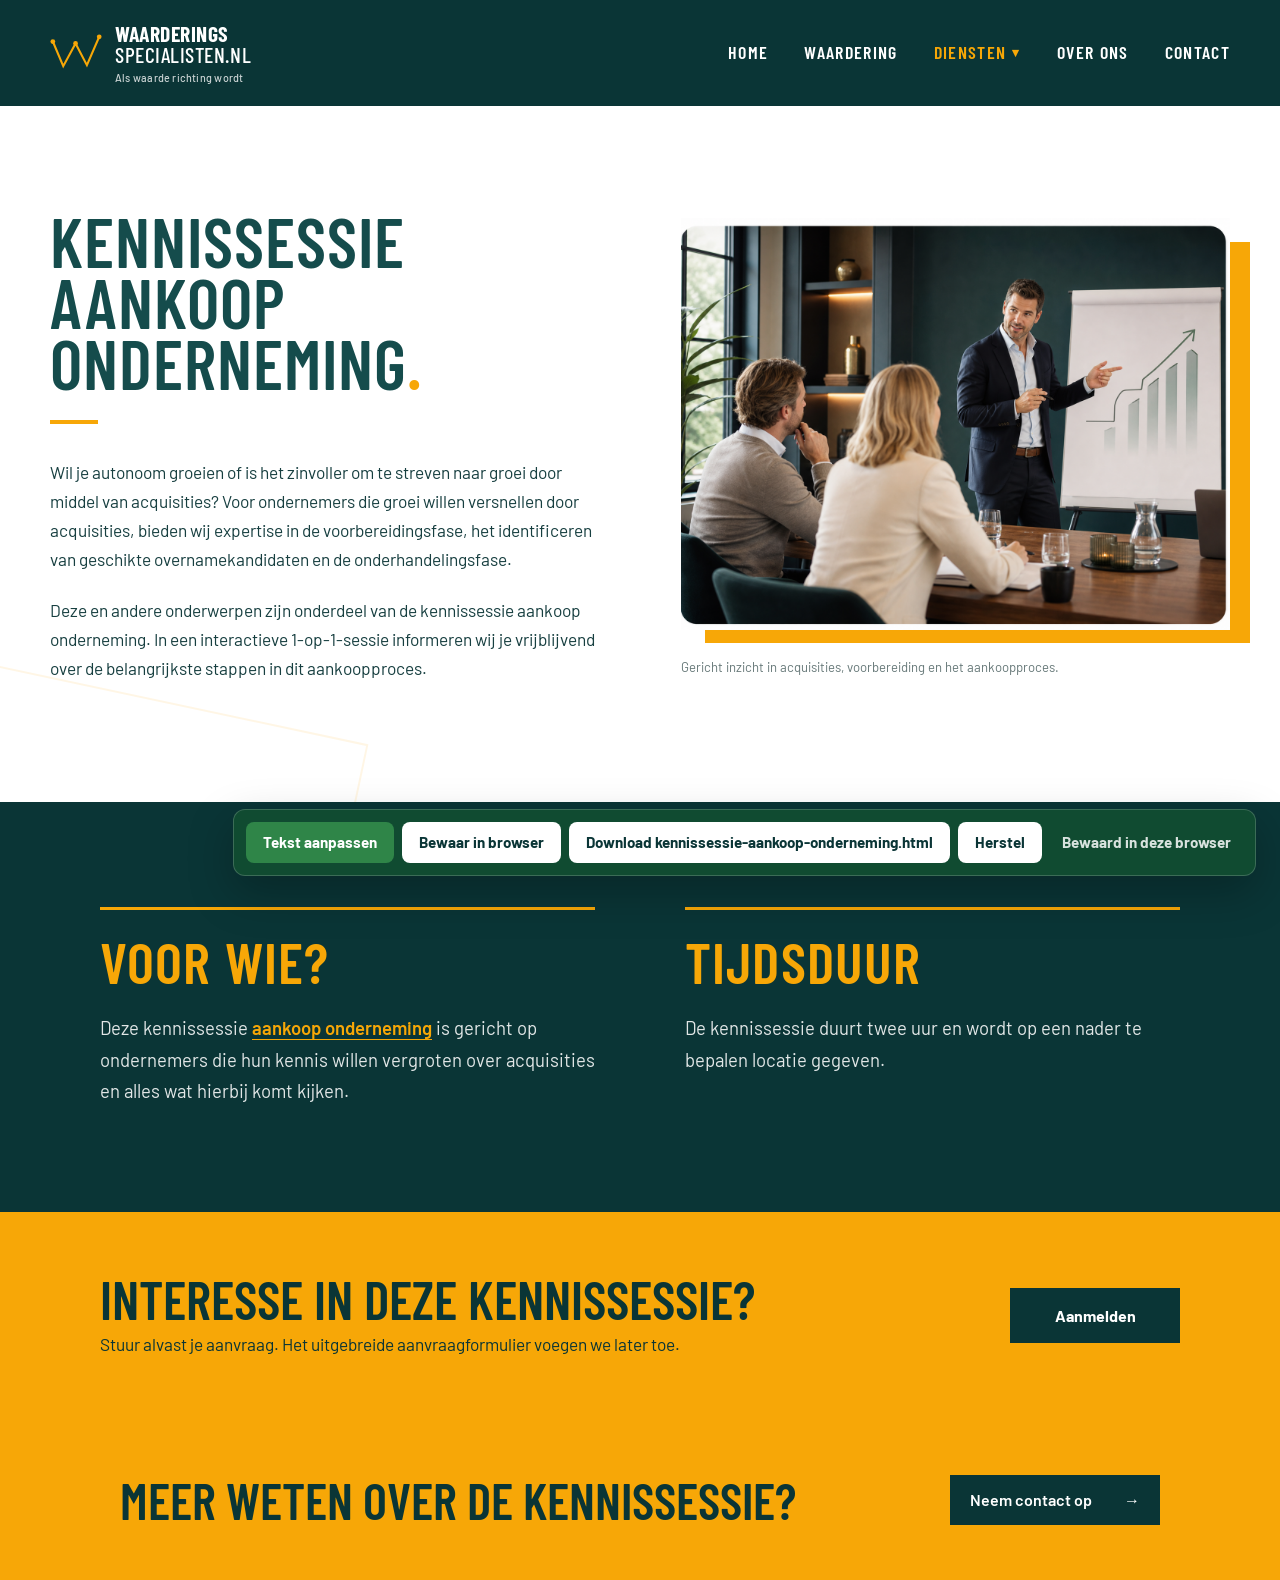
<file: kennissessie-aankoop-onderneming.html>
<!doctype html>
<html lang="nl">
<head>
  <meta charset="UTF-8">
  <meta name="viewport" content="width=device-width, initial-scale=1.0">
  <meta name="description" content="Kennissessie over de aankoop van een onderneming, acquisities, voorbereiding, overnamekandidaten en de belangrijkste stappen in het aankoopproces.">
  <title>Kennissessie aankoop onderneming | Waarderingsspecialisten.nl</title>
  <link rel="preconnect" href="https://fonts.googleapis.com">
  <link rel="preconnect" href="https://fonts.gstatic.com" crossorigin>
  <link href="https://fonts.googleapis.com/css2?family=Barlow:wght@400;500;600;700&family=Barlow+Condensed:wght@500;600;700&display=swap" rel="stylesheet">
  <link rel="stylesheet" href="styles.css">
</head>
<body class="subpage session-page">
  <header class="site-header">
    <a class="brand" href="index.html#home" aria-label="Waarderingsspecialisten.nl home">
      <svg class="brand-mark" viewBox="0 0 56 42" aria-hidden="true">
        <path d="M3 9 14 35 27 11 39 34 52 4"></path>
        <circle cx="3" cy="9" r="2.5"></circle><circle cx="27" cy="11" r="2.5"></circle><circle cx="52" cy="4" r="2.5"></circle>
      </svg>
      <span class="brand-copy"><strong>WAARDERINGS</strong>SPECIALISTEN.NL<small>Als waarde richting wordt</small></span>
    </a>
    <nav class="main-nav" aria-label="Hoofdnavigatie">
      <a href="index.html#home">Home</a>
      <a href="waarderen.html">Waardering</a>
      <div class="nav-dropdown services-dropdown">
        <button class="nav-dropdown-toggle active" type="button" aria-expanded="false">Diensten <span>▾</span></button>
        <div class="dropdown-menu services-menu">
          <div class="submenu-parent">
            <button class="submenu-toggle" type="button" aria-expanded="false">Waardering <span>›</span></button>
            <div class="services-submenu">
              <a href="aanleiding-waardering.html#verkoop">Verkoop onderneming</a>
              <a href="aanleiding-waardering.html#aankoop">Aankoop onderneming</a>
              <a href="aanleiding-waardering.html#overdracht">Bedrijfsoverdracht binnen de familie</a>
              <a href="aanleiding-waardering.html#managementparticipatie">Managementparticipatie</a>
              <a href="aanleiding-waardering.html#echtscheiding">Echtscheiding</a>
              <a href="aanleiding-waardering.html#duurzame-opbrengsten">Duurzame opbrengsten</a>
            </div>
          </div>
          <div class="submenu-parent">
            <button class="submenu-toggle" type="button" aria-expanded="false">Overige diensten <span>›</span></button>
            <div class="services-submenu other-services-submenu">
              <a href="verkoop-onderneming.html">Verkoop onderneming</a>
              <a href="aankoop-onderneming.html">Aankoop onderneming</a>
              <a href="groeiformule-mkb.html">Groeiformule voor het MKB</a>
            </div>
          </div>
          <div class="submenu-parent">
            <button class="submenu-toggle" type="button" aria-expanded="false">Kennissessie <span>›</span></button>
            <div class="services-submenu knowledge-submenu">
              <a href="kennissessie-waardebepaling.html">Waardebepaling</a>
              <a href="kennissessie-verkoop-onderneming.html">Verkoop van onderneming</a>
              <a class="active-submenu" href="kennissessie-aankoop-onderneming.html">Aankoop van onderneming</a>
              <a href="kennissessie-groeiformule-mkb.html">Groeiformule voor het MKB</a>
            </div>
          </div>
        </div>
      </div>
      <a href="over-ons.html">Over ons</a>
      <a href="contact.html">Contact</a>
    </nav>
  </header>

  <main>
    <section class="sale-intro" aria-labelledby="session-title">
      <div class="sale-intro-grid">
        <div class="sale-copy">
          <h1 id="session-title">Kennissessie aankoop onderneming<span>.</span></h1>
          <div class="gold-line"></div>
          <p>Wil je autonoom groeien of is het zinvoller om te streven naar groei door middel van acquisities? Voor ondernemers die groei willen versnellen door acquisities, bieden wij expertise in de voorbereidingsfase, het identificeren van geschikte overnamekandidaten en de onderhandelingsfase.</p>
          <p>Deze en andere onderwerpen zijn onderdeel van de kennissessie aankoop onderneming. In een interactieve 1-op-1-sessie informeren wij je vrijblijvend over de belangrijkste stappen in dit aankoopproces.</p>
        </div>
        <figure class="sale-image">
          <img src="assets/kennissessie-aankoop-onderneming.png" alt="Adviseur bespreekt met ondernemers een aankoop- en groeistrategie">
          <figcaption>Gericht inzicht in acquisities, voorbereiding en het aankoopproces.</figcaption>
        </figure>
      </div>
    </section>

    <section class="session-details" aria-label="Praktische informatie">
      <div class="session-details-grid">
        <article class="session-detail">
          <h2>Voor wie?</h2>
          <p>Deze kennissessie <a href="aankoop-onderneming.html">aankoop onderneming</a> is gericht op ondernemers die hun kennis willen vergroten over acquisities en alles wat hierbij komt kijken.</p>
        </article>
        <article class="session-detail">
          <h2>Tijdsduur</h2>
          <p>De kennissessie duurt twee uur en wordt op een nader te bepalen locatie gegeven.</p>
        </article>
      </div>
    </section>

    <section class="session-register" id="aanmelden">
      <div>
        <h2>Interesse in deze kennissessie?</h2>
        <p>Stuur alvast je aanvraag. Het uitgebreide aanvraagformulier voegen we later toe.</p>
      </div>
      <a class="session-register-button" href="mailto:info@waarderingsspecialisten.nl?subject=Aanmelding%20kennissessie%20aankoop%20onderneming">Aanmelden</a>
    </section>

    <section class="subpage-footer" id="contact">
      <h2>Meer weten over de kennissessie?</h2>
      <a href="mailto:info@waarderingsspecialisten.nl">Neem contact op <span>→</span></a>
    </section>
  </main>
  <script src="script.js"></script>
</body>
</html>
</file>
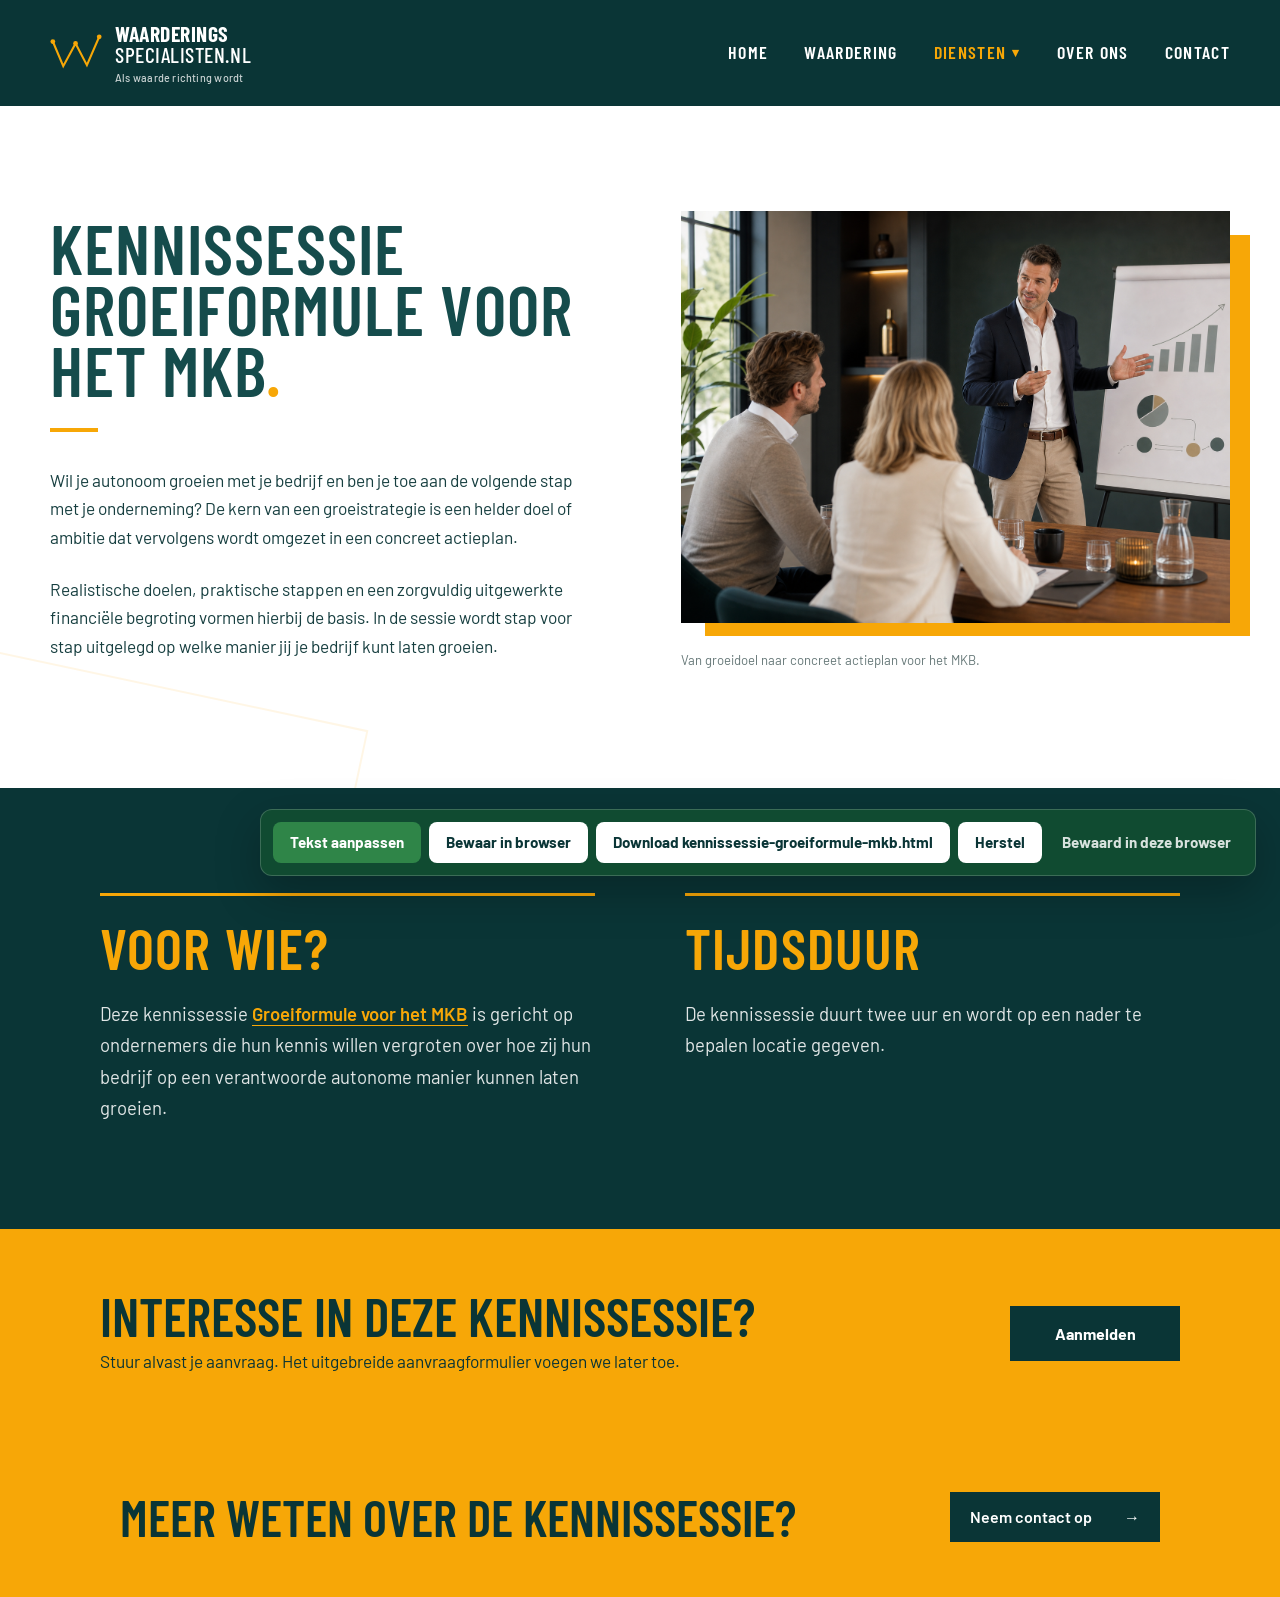
<file: kennissessie-groeiformule-mkb.html>
<!doctype html>
<html lang="nl">
<head>
  <meta charset="UTF-8">
  <meta name="viewport" content="width=device-width, initial-scale=1.0">
  <meta name="description" content="Kennissessie Groeiformule voor het MKB over autonome groei, groeistrategie, actieplannen, doelen en financiële begroting voor ondernemers.">
  <title>Kennissessie Groeiformule voor het MKB | Waarderingsspecialisten.nl</title>
  <link rel="preconnect" href="https://fonts.googleapis.com">
  <link rel="preconnect" href="https://fonts.gstatic.com" crossorigin>
  <link href="https://fonts.googleapis.com/css2?family=Barlow:wght@400;500;600;700&family=Barlow+Condensed:wght@500;600;700&display=swap" rel="stylesheet">
  <link rel="stylesheet" href="styles.css">
</head>
<body class="subpage session-page">
  <header class="site-header">
    <a class="brand" href="index.html#home" aria-label="Waarderingsspecialisten.nl home">
      <svg class="brand-mark" viewBox="0 0 56 42" aria-hidden="true">
        <path d="M3 9 14 35 27 11 39 34 52 4"></path>
        <circle cx="3" cy="9" r="2.5"></circle><circle cx="27" cy="11" r="2.5"></circle><circle cx="52" cy="4" r="2.5"></circle>
      </svg>
      <span class="brand-copy"><strong>WAARDERINGS</strong>SPECIALISTEN.NL<small>Als waarde richting wordt</small></span>
    </a>
    <nav class="main-nav" aria-label="Hoofdnavigatie">
      <a href="index.html#home">Home</a>
      <a href="waarderen.html">Waardering</a>
      <div class="nav-dropdown services-dropdown">
        <button class="nav-dropdown-toggle active" type="button" aria-expanded="false">Diensten <span>▾</span></button>
        <div class="dropdown-menu services-menu">
          <div class="submenu-parent">
            <button class="submenu-toggle" type="button" aria-expanded="false">Waardering <span>›</span></button>
            <div class="services-submenu">
              <a href="aanleiding-waardering.html#verkoop">Verkoop onderneming</a>
              <a href="aanleiding-waardering.html#aankoop">Aankoop onderneming</a>
              <a href="aanleiding-waardering.html#overdracht">Bedrijfsoverdracht binnen de familie</a>
              <a href="aanleiding-waardering.html#managementparticipatie">Managementparticipatie</a>
              <a href="aanleiding-waardering.html#echtscheiding">Echtscheiding</a>
              <a href="aanleiding-waardering.html#duurzame-opbrengsten">Duurzame opbrengsten</a>
            </div>
          </div>
          <div class="submenu-parent">
            <button class="submenu-toggle" type="button" aria-expanded="false">Overige diensten <span>›</span></button>
            <div class="services-submenu other-services-submenu">
              <a href="verkoop-onderneming.html">Verkoop onderneming</a>
              <a href="aankoop-onderneming.html">Aankoop onderneming</a>
              <a href="groeiformule-mkb.html">Groeiformule voor het MKB</a>
            </div>
          </div>
          <div class="submenu-parent">
            <button class="submenu-toggle" type="button" aria-expanded="false">Kennissessie <span>›</span></button>
            <div class="services-submenu knowledge-submenu">
              <a href="kennissessie-waardebepaling.html">Waardebepaling</a>
              <a href="kennissessie-verkoop-onderneming.html">Verkoop van onderneming</a>
              <a href="kennissessie-aankoop-onderneming.html">Aankoop van onderneming</a>
              <a class="active-submenu" href="kennissessie-groeiformule-mkb.html">Groeiformule voor het MKB</a>
            </div>
          </div>
        </div>
      </div>
      <a href="over-ons.html">Over ons</a>
      <a href="contact.html">Contact</a>
    </nav>
  </header>

  <main>
    <section class="sale-intro" aria-labelledby="session-title">
      <div class="sale-intro-grid">
        <div class="sale-copy">
          <h1 id="session-title">Kennissessie Groeiformule voor het MKB<span>.</span></h1>
          <div class="gold-line"></div>
          <p>Wil je autonoom groeien met je bedrijf en ben je toe aan de volgende stap met je onderneming? De kern van een groeistrategie is een helder doel of ambitie dat vervolgens wordt omgezet in een concreet actieplan.</p>
          <p>Realistische doelen, praktische stappen en een zorgvuldig uitgewerkte financiële begroting vormen hierbij de basis. In de sessie wordt stap voor stap uitgelegd op welke manier jij je bedrijf kunt laten groeien.</p>
        </div>
        <figure class="sale-image">
          <img src="assets/kennissessie-groeiformule-mkb.png" alt="Adviseur bespreekt met ondernemers een groeistrategie tijdens een kennissessie">
          <figcaption>Van groeidoel naar concreet actieplan voor het MKB.</figcaption>
        </figure>
      </div>
    </section>

    <section class="session-details" aria-label="Praktische informatie">
      <div class="session-details-grid">
        <article class="session-detail">
          <h2>Voor wie?</h2>
          <p>Deze kennissessie <a href="groeiformule-mkb.html">Groeiformule voor het MKB</a> is gericht op ondernemers die hun kennis willen vergroten over hoe zij hun bedrijf op een verantwoorde autonome manier kunnen laten groeien.</p>
        </article>
        <article class="session-detail">
          <h2>Tijdsduur</h2>
          <p>De kennissessie duurt twee uur en wordt op een nader te bepalen locatie gegeven.</p>
        </article>
      </div>
    </section>

    <section class="session-register" id="aanmelden">
      <div>
        <h2>Interesse in deze kennissessie?</h2>
        <p>Stuur alvast je aanvraag. Het uitgebreide aanvraagformulier voegen we later toe.</p>
      </div>
      <a class="session-register-button" href="mailto:info@waarderingsspecialisten.nl?subject=Aanmelding%20kennissessie%20Groeiformule%20voor%20het%20MKB">Aanmelden</a>
    </section>

    <section class="subpage-footer" id="contact">
      <h2>Meer weten over de kennissessie?</h2>
      <a href="mailto:info@waarderingsspecialisten.nl">Neem contact op <span>→</span></a>
    </section>
  </main>
  <script src="script.js"></script>
</body>
</html>
</file>
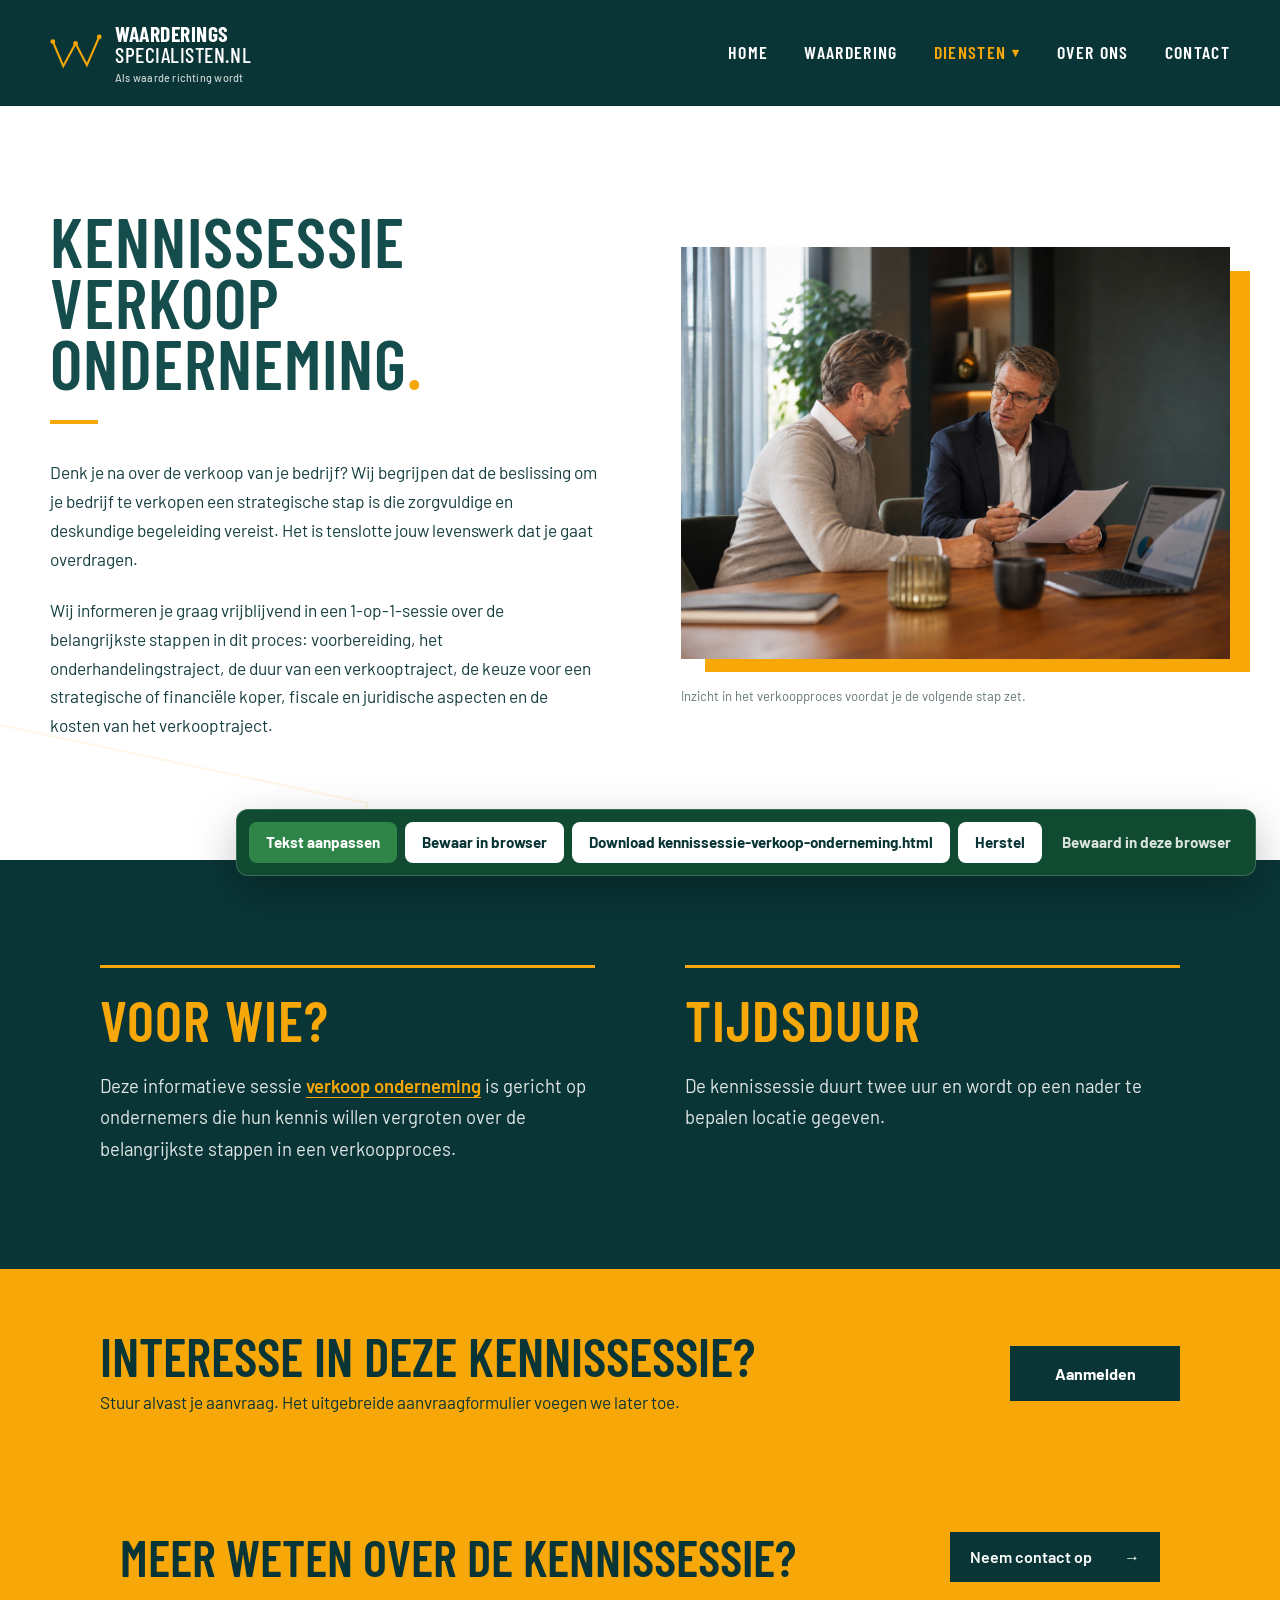
<file: kennissessie-verkoop-onderneming.html>
<!doctype html>
<html lang="nl">
<head>
  <meta charset="UTF-8">
  <meta name="viewport" content="width=device-width, initial-scale=1.0">
  <meta name="description" content="Kennissessie over de verkoop van een onderneming, het verkoopproces, kopers, juridische en fiscale aandachtspunten en de kosten van een verkooptraject.">
  <title>Kennissessie verkoop onderneming | Waarderingsspecialisten.nl</title>
  <link rel="preconnect" href="https://fonts.googleapis.com">
  <link rel="preconnect" href="https://fonts.gstatic.com" crossorigin>
  <link href="https://fonts.googleapis.com/css2?family=Barlow:wght@400;500;600;700&family=Barlow+Condensed:wght@500;600;700&display=swap" rel="stylesheet">
  <link rel="stylesheet" href="styles.css">
</head>
<body class="subpage session-page">
  <header class="site-header">
    <a class="brand" href="index.html#home" aria-label="Waarderingsspecialisten.nl home">
      <svg class="brand-mark" viewBox="0 0 56 42" aria-hidden="true">
        <path d="M3 9 14 35 27 11 39 34 52 4"></path>
        <circle cx="3" cy="9" r="2.5"></circle><circle cx="27" cy="11" r="2.5"></circle><circle cx="52" cy="4" r="2.5"></circle>
      </svg>
      <span class="brand-copy"><strong>WAARDERINGS</strong>SPECIALISTEN.NL<small>Als waarde richting wordt</small></span>
    </a>
    <nav class="main-nav" aria-label="Hoofdnavigatie">
      <a href="index.html#home">Home</a>
      <a href="waarderen.html">Waardering</a>
      <div class="nav-dropdown services-dropdown">
        <button class="nav-dropdown-toggle active" type="button" aria-expanded="false">Diensten <span>▾</span></button>
        <div class="dropdown-menu services-menu">
          <div class="submenu-parent">
            <button class="submenu-toggle" type="button" aria-expanded="false">Waardering <span>›</span></button>
            <div class="services-submenu">
              <a href="aanleiding-waardering.html#verkoop">Verkoop onderneming</a>
              <a href="aanleiding-waardering.html#aankoop">Aankoop onderneming</a>
              <a href="aanleiding-waardering.html#overdracht">Bedrijfsoverdracht binnen de familie</a>
              <a href="aanleiding-waardering.html#managementparticipatie">Managementparticipatie</a>
              <a href="aanleiding-waardering.html#echtscheiding">Echtscheiding</a>
              <a href="aanleiding-waardering.html#duurzame-opbrengsten">Duurzame opbrengsten</a>
            </div>
          </div>
          <div class="submenu-parent">
            <button class="submenu-toggle" type="button" aria-expanded="false">Overige diensten <span>›</span></button>
            <div class="services-submenu other-services-submenu">
              <a href="verkoop-onderneming.html">Verkoop onderneming</a>
              <a href="aankoop-onderneming.html">Aankoop onderneming</a>
              <a href="groeiformule-mkb.html">Groeiformule voor het MKB</a>
            </div>
          </div>
          <div class="submenu-parent">
            <button class="submenu-toggle" type="button" aria-expanded="false">Kennissessie <span>›</span></button>
            <div class="services-submenu knowledge-submenu">
              <a href="kennissessie-waardebepaling.html">Waardebepaling</a>
              <a class="active-submenu" href="kennissessie-verkoop-onderneming.html">Verkoop van onderneming</a>
              <a href="kennissessie-aankoop-onderneming.html">Aankoop van onderneming</a>
              <a href="kennissessie-groeiformule-mkb.html">Groeiformule voor het MKB</a>
            </div>
          </div>
        </div>
      </div>
      <a href="over-ons.html">Over ons</a>
      <a href="contact.html">Contact</a>
    </nav>
  </header>

  <main>
    <section class="sale-intro" aria-labelledby="session-title">
      <div class="sale-intro-grid">
        <div class="sale-copy">
          <h1 id="session-title">Kennissessie verkoop onderneming<span>.</span></h1>
          <div class="gold-line"></div>
          <p>Denk je na over de verkoop van je bedrijf? Wij begrijpen dat de beslissing om je bedrijf te verkopen een strategische stap is die zorgvuldige en deskundige begeleiding vereist. Het is tenslotte jouw levenswerk dat je gaat overdragen.</p>
          <p>Wij informeren je graag vrijblijvend in een 1-op-1-sessie over de belangrijkste stappen in dit proces: voorbereiding, het onderhandelingstraject, de duur van een verkooptraject, de keuze voor een strategische of financiële koper, fiscale en juridische aspecten en de kosten van het verkooptraject.</p>
        </div>
        <figure class="sale-image">
          <img src="assets/kennissessie-verkoop-onderneming.png" alt="Adviseur bespreekt met ondernemer de verkoop van een onderneming">
          <figcaption>Inzicht in het verkoopproces voordat je de volgende stap zet.</figcaption>
        </figure>
      </div>
    </section>

    <section class="session-details" aria-label="Praktische informatie">
      <div class="session-details-grid">
        <article class="session-detail">
          <h2>Voor wie?</h2>
          <p>Deze informatieve sessie <a href="verkoop-onderneming.html">verkoop onderneming</a> is gericht op ondernemers die hun kennis willen vergroten over de belangrijkste stappen in een verkoopproces.</p>
        </article>
        <article class="session-detail">
          <h2>Tijdsduur</h2>
          <p>De kennissessie duurt twee uur en wordt op een nader te bepalen locatie gegeven.</p>
        </article>
      </div>
    </section>

    <section class="session-register" id="aanmelden">
      <div>
        <h2>Interesse in deze kennissessie?</h2>
        <p>Stuur alvast je aanvraag. Het uitgebreide aanvraagformulier voegen we later toe.</p>
      </div>
      <a class="session-register-button" href="mailto:info@waarderingsspecialisten.nl?subject=Aanmelding%20kennissessie%20verkoop%20onderneming">Aanmelden</a>
    </section>

    <section class="subpage-footer" id="contact">
      <h2>Meer weten over de kennissessie?</h2>
      <a href="mailto:info@waarderingsspecialisten.nl">Neem contact op <span>→</span></a>
    </section>
  </main>
  <script src="script.js"></script>
</body>
</html>
</file>
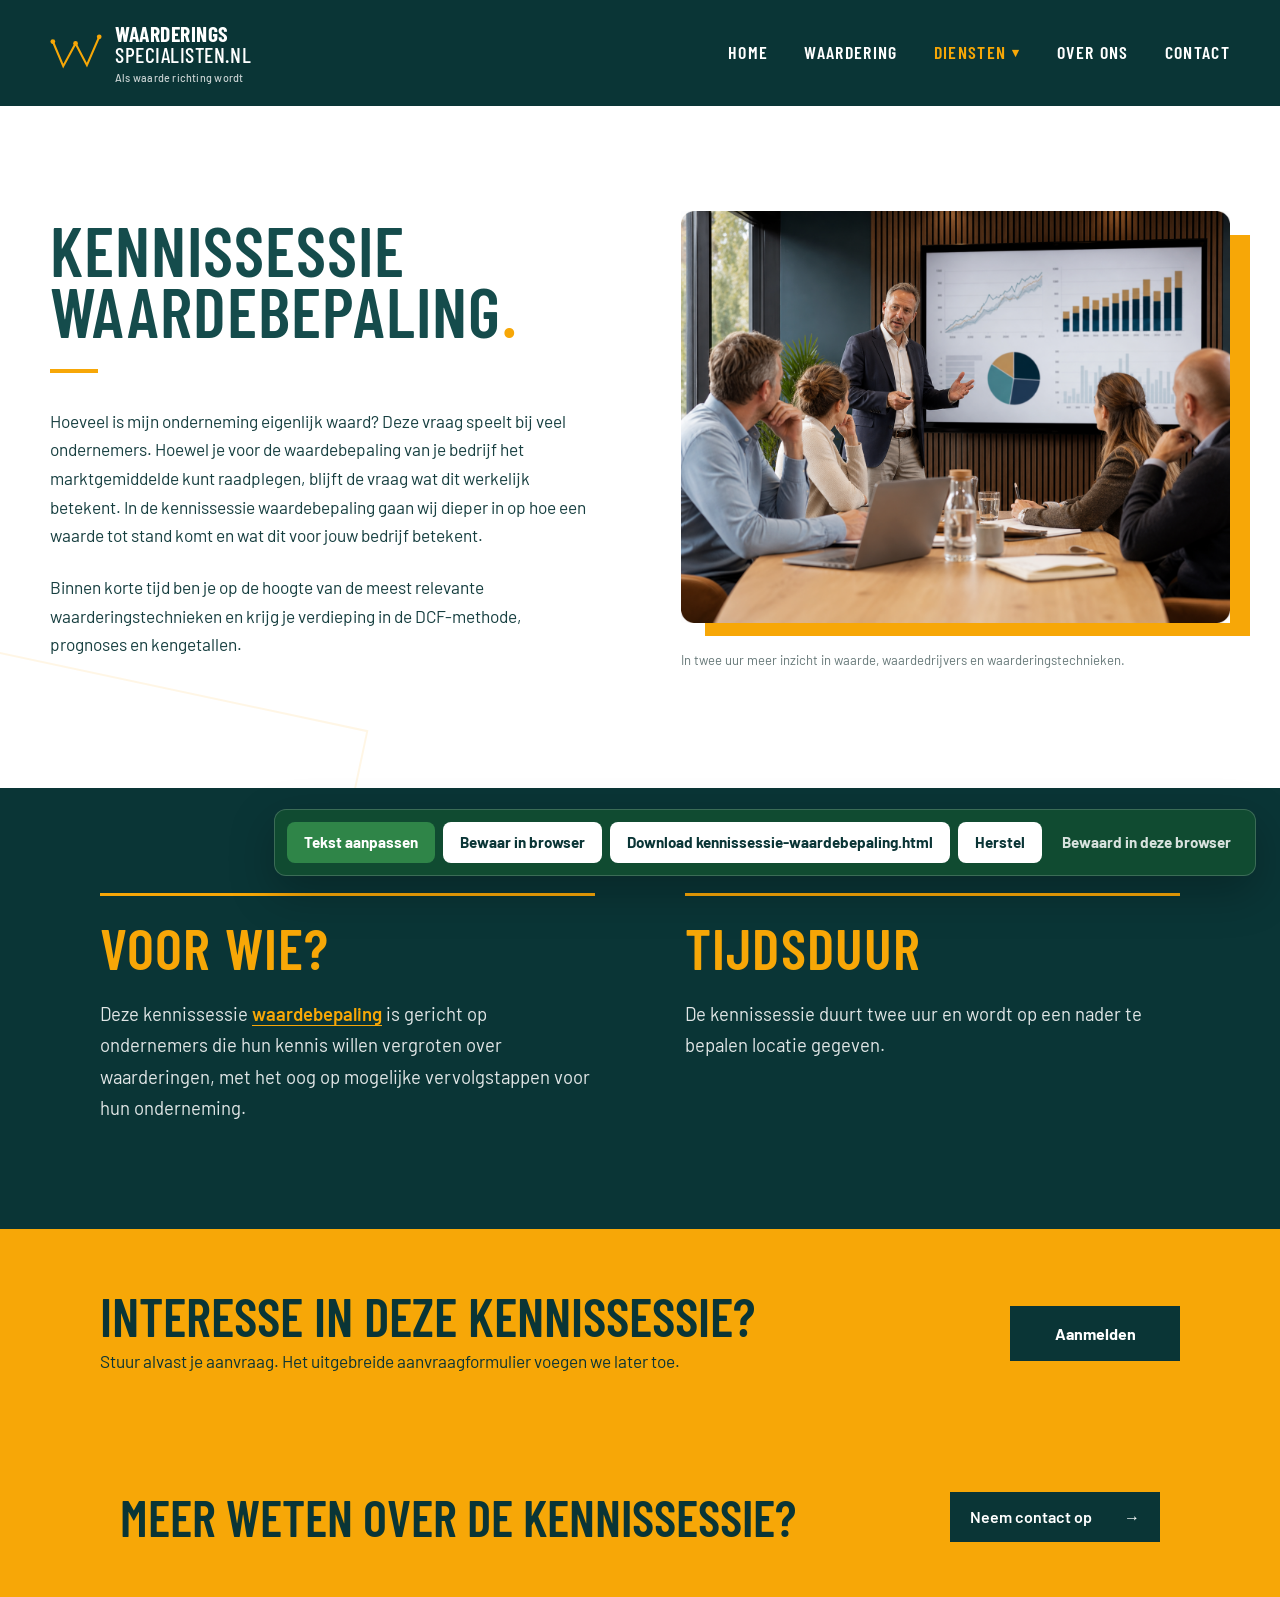
<file: kennissessie-waardebepaling.html>
<!doctype html>
<html lang="nl">
<head>
  <meta charset="UTF-8">
  <meta name="viewport" content="width=device-width, initial-scale=1.0">
  <meta name="description" content="Kennissessie over bedrijfswaardering, waarderingstechnieken, de DCF-methode, prognoses en kengetallen voor ondernemers.">
  <title>Kennissessie waardebepaling | Waarderingsspecialisten.nl</title>
  <link rel="preconnect" href="https://fonts.googleapis.com">
  <link rel="preconnect" href="https://fonts.gstatic.com" crossorigin>
  <link href="https://fonts.googleapis.com/css2?family=Barlow:wght@400;500;600;700&family=Barlow+Condensed:wght@500;600;700&display=swap" rel="stylesheet">
  <link rel="stylesheet" href="styles.css">
</head>
<body class="subpage session-page">
  <header class="site-header">
    <a class="brand" href="index.html#home" aria-label="Waarderingsspecialisten.nl home">
      <svg class="brand-mark" viewBox="0 0 56 42" aria-hidden="true">
        <path d="M3 9 14 35 27 11 39 34 52 4"></path>
        <circle cx="3" cy="9" r="2.5"></circle><circle cx="27" cy="11" r="2.5"></circle><circle cx="52" cy="4" r="2.5"></circle>
      </svg>
      <span class="brand-copy"><strong>WAARDERINGS</strong>SPECIALISTEN.NL<small>Als waarde richting wordt</small></span>
    </a>
    <nav class="main-nav" aria-label="Hoofdnavigatie">
      <a href="index.html#home">Home</a>
      <a href="waarderen.html">Waardering</a>
      <div class="nav-dropdown services-dropdown">
        <button class="nav-dropdown-toggle active" type="button" aria-expanded="false">Diensten <span>▾</span></button>
        <div class="dropdown-menu services-menu">
          <div class="submenu-parent">
            <button class="submenu-toggle" type="button" aria-expanded="false">Waardering <span>›</span></button>
            <div class="services-submenu">
              <a href="aanleiding-waardering.html#verkoop">Verkoop onderneming</a>
              <a href="aanleiding-waardering.html#aankoop">Aankoop onderneming</a>
              <a href="aanleiding-waardering.html#overdracht">Bedrijfsoverdracht binnen de familie</a>
              <a href="aanleiding-waardering.html#managementparticipatie">Managementparticipatie</a>
              <a href="aanleiding-waardering.html#echtscheiding">Echtscheiding</a>
              <a href="aanleiding-waardering.html#duurzame-opbrengsten">Duurzame opbrengsten</a>
            </div>
          </div>
          <div class="submenu-parent">
            <button class="submenu-toggle" type="button" aria-expanded="false">Overige diensten <span>›</span></button>
            <div class="services-submenu other-services-submenu">
              <a href="verkoop-onderneming.html">Verkoop onderneming</a>
              <a href="aankoop-onderneming.html">Aankoop onderneming</a>
              <a href="groeiformule-mkb.html">Groeiformule voor het MKB</a>
            </div>
          </div>
          <div class="submenu-parent">
            <button class="submenu-toggle" type="button" aria-expanded="false">Kennissessie <span>›</span></button>
            <div class="services-submenu knowledge-submenu">
              <a class="active-submenu" href="kennissessie-waardebepaling.html">Waardebepaling</a>
              <a href="kennissessie-verkoop-onderneming.html">Verkoop van onderneming</a>
              <a href="kennissessie-aankoop-onderneming.html">Aankoop van onderneming</a>
              <a href="kennissessie-groeiformule-mkb.html">Groeiformule voor het MKB</a>
            </div>
          </div>
        </div>
      </div>
      <a href="over-ons.html">Over ons</a>
      <a href="contact.html">Contact</a>
    </nav>
  </header>

  <main>
    <section class="sale-intro" aria-labelledby="session-title">
      <div class="sale-intro-grid">
        <div class="sale-copy">
          <h1 id="session-title">Kennissessie waardebepaling<span>.</span></h1>
          <div class="gold-line"></div>
          <p>Hoeveel is mijn onderneming eigenlijk waard? Deze vraag speelt bij veel ondernemers. Hoewel je voor de waardebepaling van je bedrijf het marktgemiddelde kunt raadplegen, blijft de vraag wat dit werkelijk betekent. In de kennissessie waardebepaling gaan wij dieper in op hoe een waarde tot stand komt en wat dit voor jouw bedrijf betekent.</p>
          <p>Binnen korte tijd ben je op de hoogte van de meest relevante waarderingstechnieken en krijg je verdieping in de DCF-methode, prognoses en kengetallen.</p>
        </div>
        <figure class="sale-image">
          <img src="assets/kennissessie-waardebepaling.png" alt="Waarderingsspecialist geeft ondernemers uitleg tijdens een kennissessie">
          <figcaption>In twee uur meer inzicht in waarde, waardedrijvers en waarderingstechnieken.</figcaption>
        </figure>
      </div>
    </section>

    <section class="session-details" aria-label="Praktische informatie">
      <div class="session-details-grid">
        <article class="session-detail">
          <h2>Voor wie?</h2>
          <p>Deze kennissessie <a href="waarderen.html#wat-is-waarderen">waardebepaling</a> is gericht op ondernemers die hun kennis willen vergroten over waarderingen, met het oog op mogelijke vervolgstappen voor hun onderneming.</p>
        </article>
        <article class="session-detail">
          <h2>Tijdsduur</h2>
          <p>De kennissessie duurt twee uur en wordt op een nader te bepalen locatie gegeven.</p>
        </article>
      </div>
    </section>

    <section class="session-register" id="aanmelden">
      <div>
        <h2>Interesse in deze kennissessie?</h2>
        <p>Stuur alvast je aanvraag. Het uitgebreide aanvraagformulier voegen we later toe.</p>
      </div>
      <a class="session-register-button" href="mailto:info@waarderingsspecialisten.nl?subject=Aanmelding%20kennissessie%20waardebepaling">Aanmelden</a>
    </section>

    <section class="subpage-footer" id="contact">
      <h2>Meer weten over de kennissessie?</h2>
      <a href="mailto:info@waarderingsspecialisten.nl">Neem contact op <span>→</span></a>
    </section>
  </main>
  <script src="script.js"></script>
</body>
</html>
</file>
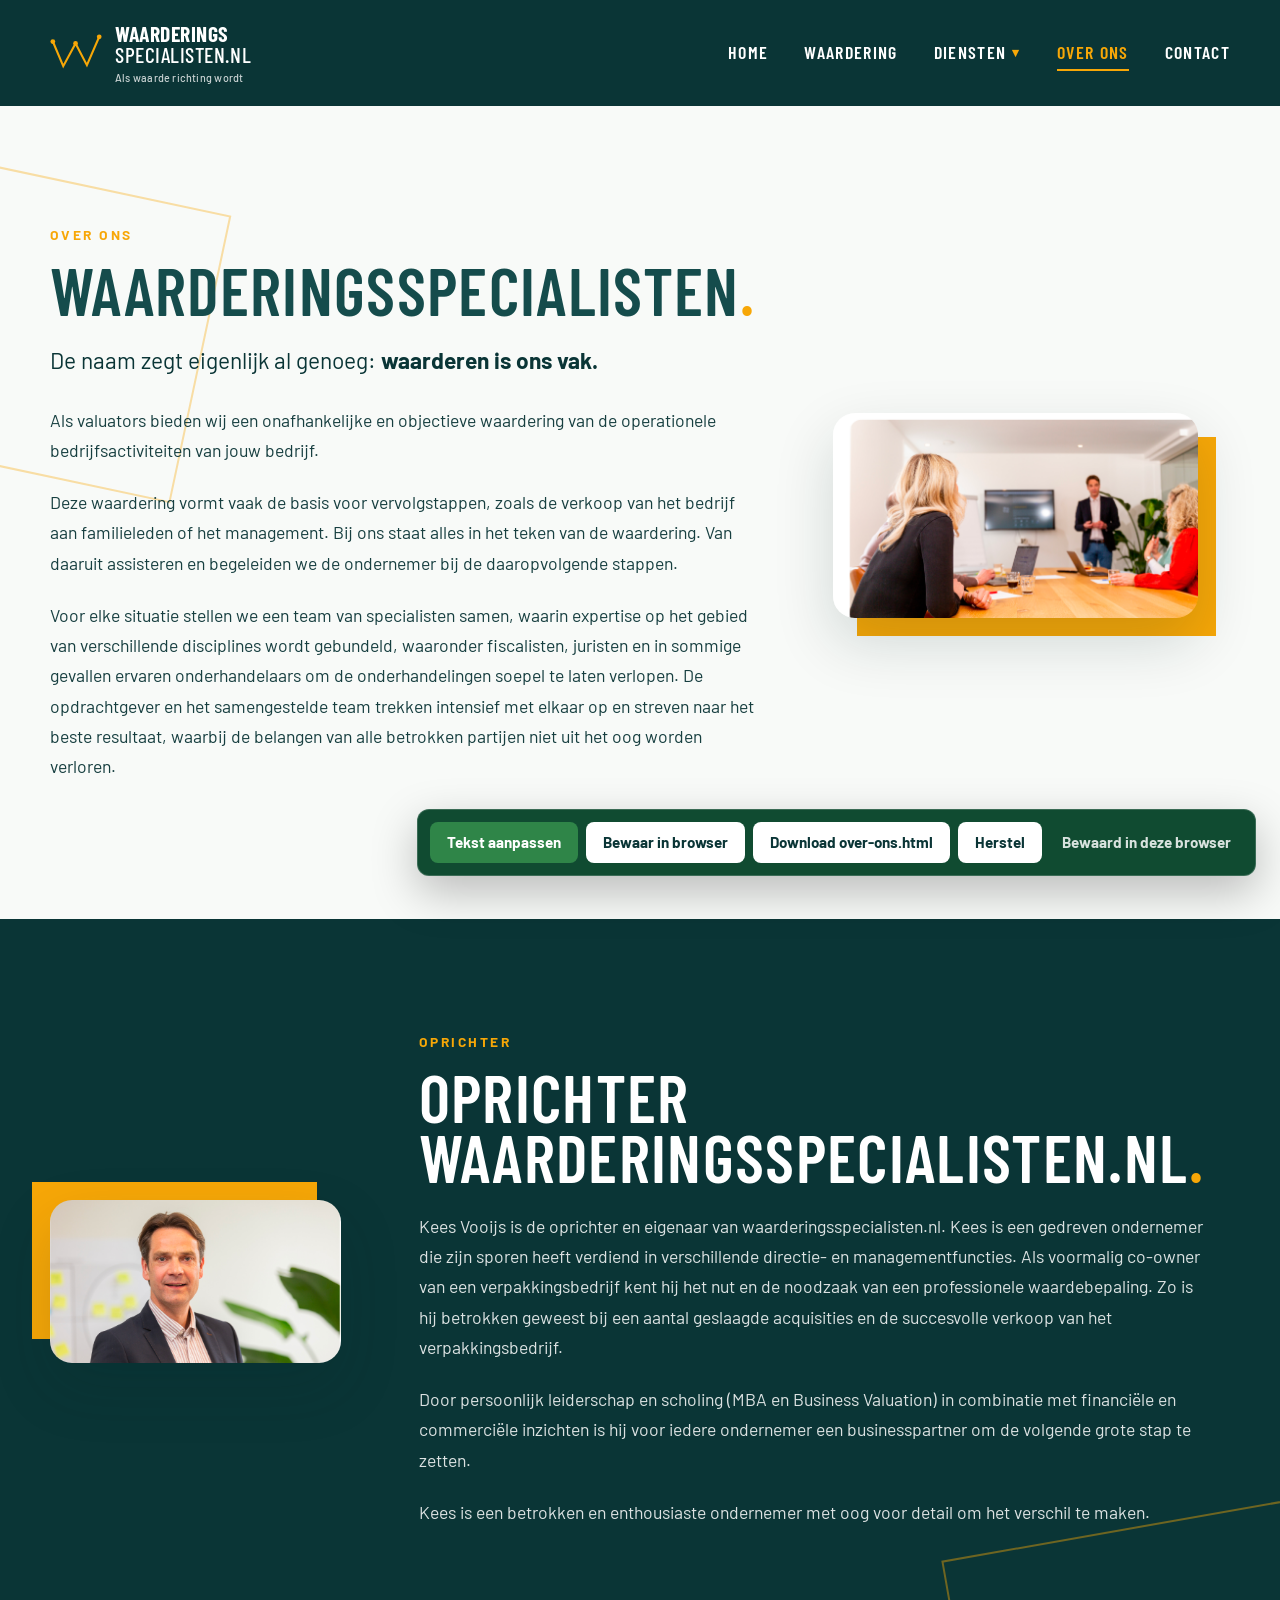
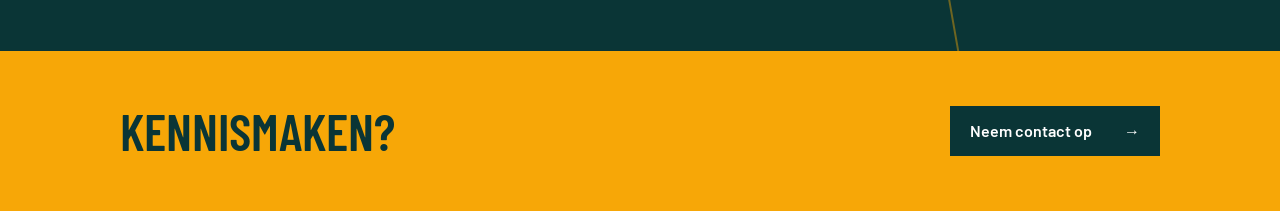
<file: over-ons.html>
<!doctype html>
<html lang="nl">
<head>
  <meta charset="UTF-8">
  <meta name="viewport" content="width=device-width, initial-scale=1.0">
  <meta name="description" content="Maak kennis met Waarderingsspecialisten.nl en oprichter Kees Vooijs. Waarderen is ons vak.">
  <title>Over ons | Waarderingsspecialisten.nl</title>
  <link rel="preconnect" href="https://fonts.googleapis.com">
  <link rel="preconnect" href="https://fonts.gstatic.com" crossorigin>
  <link href="https://fonts.googleapis.com/css2?family=Barlow:wght@400;500;600;700&family=Barlow+Condensed:wght@500;600;700&display=swap" rel="stylesheet">
  <link rel="stylesheet" href="styles.css">
</head>
<body class="subpage about-page">
  <header class="site-header">
    <a class="brand" href="index.html#home" aria-label="Waarderingsspecialisten.nl home">
      <svg class="brand-mark" viewBox="0 0 56 42" aria-hidden="true">
        <path d="M3 9 14 35 27 11 39 34 52 4"></path>
        <circle cx="3" cy="9" r="2.5"></circle><circle cx="27" cy="11" r="2.5"></circle><circle cx="52" cy="4" r="2.5"></circle>
      </svg>
      <span class="brand-copy"><strong>WAARDERINGS</strong>SPECIALISTEN.NL<small>Als waarde richting wordt</small></span>
    </a>
    <nav class="main-nav" aria-label="Hoofdnavigatie">
      <a href="index.html#home">Home</a>
      <a href="waarderen.html">Waardering</a>
      <div class="nav-dropdown services-dropdown">
        <button class="nav-dropdown-toggle" type="button" aria-expanded="false">Diensten <span>▾</span></button>
        <div class="dropdown-menu services-menu">
          <div class="submenu-parent">
            <button class="submenu-toggle" type="button" aria-expanded="false">Waardering <span>›</span></button>
            <div class="services-submenu">
              <a href="aanleiding-waardering.html#verkoop">Verkoop onderneming</a>
              <a href="aanleiding-waardering.html#aankoop">Aankoop onderneming</a>
              <a href="aanleiding-waardering.html#overdracht">Bedrijfsoverdracht binnen de familie</a>
              <a href="aanleiding-waardering.html#managementparticipatie">Managementparticipatie</a>
              <a href="aanleiding-waardering.html#echtscheiding">Echtscheiding</a>
              <a href="aanleiding-waardering.html#duurzame-opbrengsten">Duurzame opbrengsten</a>
            </div>
          </div>
          <div class="submenu-parent">
            <button class="submenu-toggle" type="button" aria-expanded="false">Overige diensten <span>›</span></button>
            <div class="services-submenu other-services-submenu">
              <a href="verkoop-onderneming.html">Verkoop onderneming</a>
              <a href="aankoop-onderneming.html">Aankoop onderneming</a>
              <a href="groeiformule-mkb.html">Groeiformule voor het MKB</a>
            </div>
          </div>
          <div class="submenu-parent">
            <button class="submenu-toggle" type="button" aria-expanded="false">Kennissessie <span>›</span></button>
            <div class="services-submenu knowledge-submenu">
              <a href="kennissessie-waardebepaling.html">Waardebepaling</a>
              <a href="kennissessie-verkoop-onderneming.html">Verkoop van onderneming</a>
              <a href="kennissessie-aankoop-onderneming.html">Aankoop van onderneming</a>
              <a href="kennissessie-groeiformule-mkb.html">Groeiformule voor het MKB</a>
            </div>
          </div>
        </div>
      </div>
      <a class="active" href="over-ons.html">Over ons</a>
      <a href="contact.html">Contact</a>
    </nav>
  </header>

  <main>
    <section class="about-story" aria-labelledby="about-title">
      <div class="about-story-grid">
        <div class="about-copy">
          <p class="about-kicker">Over ons</p>
          <h1 id="about-title">Waarderingsspecialisten<span>.</span></h1>
          <p class="about-subtitle">De naam zegt eigenlijk al genoeg: <strong>waarderen is ons vak.</strong></p>
          <p>
            Als valuators bieden wij een onafhankelijke en objectieve waardering van de operationele
            bedrijfsactiviteiten van jouw bedrijf.
          </p>
          <p>
            Deze waardering vormt vaak de basis voor vervolgstappen, zoals de verkoop van het bedrijf
            aan familieleden of het management. Bij ons staat alles in het teken van de waardering.
            Van daaruit assisteren en begeleiden we de ondernemer bij de daaropvolgende stappen.
          </p>
          <p>
            Voor elke situatie stellen we een team van specialisten samen, waarin expertise op het gebied
            van verschillende disciplines wordt gebundeld, waaronder fiscalisten, juristen en in sommige
            gevallen ervaren onderhandelaars om de onderhandelingen soepel te laten verlopen. De
            opdrachtgever en het samengestelde team trekken intensief met elkaar op en streven naar het
            beste resultaat, waarbij de belangen van alle betrokken partijen niet uit het oog worden verloren.
          </p>
        </div>
        <figure class="about-photo">
          <img src="assets/over-ons-team.png" alt="Waarderingsspecialisten in gesprek met ondernemers">
        </figure>
      </div>
    </section>

    <section class="founder-story" aria-labelledby="founder-title">
      <div class="founder-grid">
        <figure class="founder-photo">
          <img src="assets/kees-vooijs.png" alt="Kees Vooijs, oprichter van waarderingsspecialisten.nl">
        </figure>
        <div class="founder-copy">
          <p class="about-kicker">Oprichter</p>
          <h2 id="founder-title">Oprichter waarderingsspecialisten.nl<span>.</span></h2>
          <p>
            Kees Vooijs is de oprichter en eigenaar van waarderingsspecialisten.nl. Kees is een gedreven
            ondernemer die zijn sporen heeft verdiend in verschillende directie- en managementfuncties.
            Als voormalig co-owner van een verpakkingsbedrijf kent hij het nut en de noodzaak van een
            professionele waardebepaling. Zo is hij betrokken geweest bij een aantal geslaagde acquisities
            en de succesvolle verkoop van het verpakkingsbedrijf.
          </p>
          <p>
            Door persoonlijk leiderschap en scholing (MBA en Business Valuation) in combinatie met
            financiële en commerciële inzichten is hij voor iedere ondernemer een businesspartner om de
            volgende grote stap te zetten.
          </p>
          <p>
            Kees is een betrokken en enthousiaste ondernemer met oog voor detail om het verschil te maken.
          </p>
        </div>
      </div>
    </section>

    <section class="subpage-footer" id="contact">
      <h2>Kennismaken?</h2>
      <a href="mailto:info@waarderingsspecialisten.nl">Neem contact op <span>→</span></a>
    </section>
  </main>
  <script src="script.js"></script>
</body>
</html>
</file>
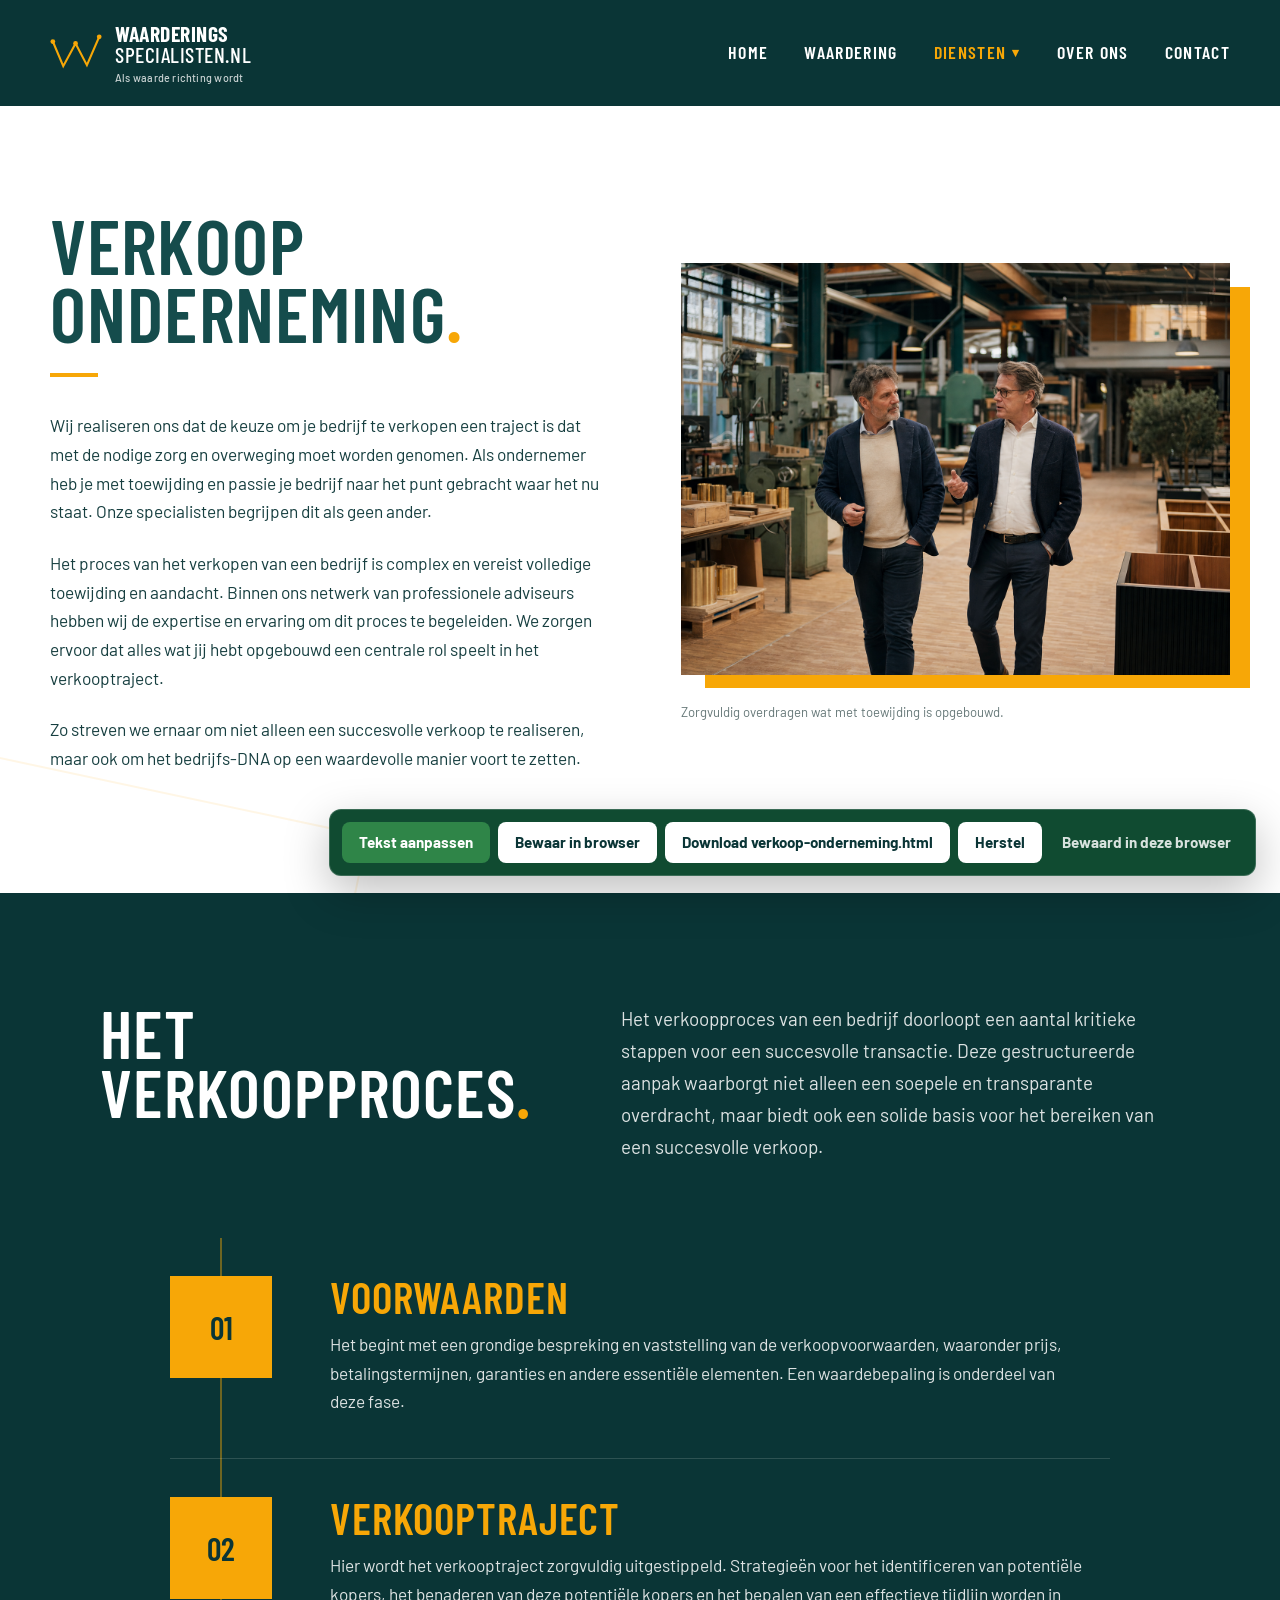
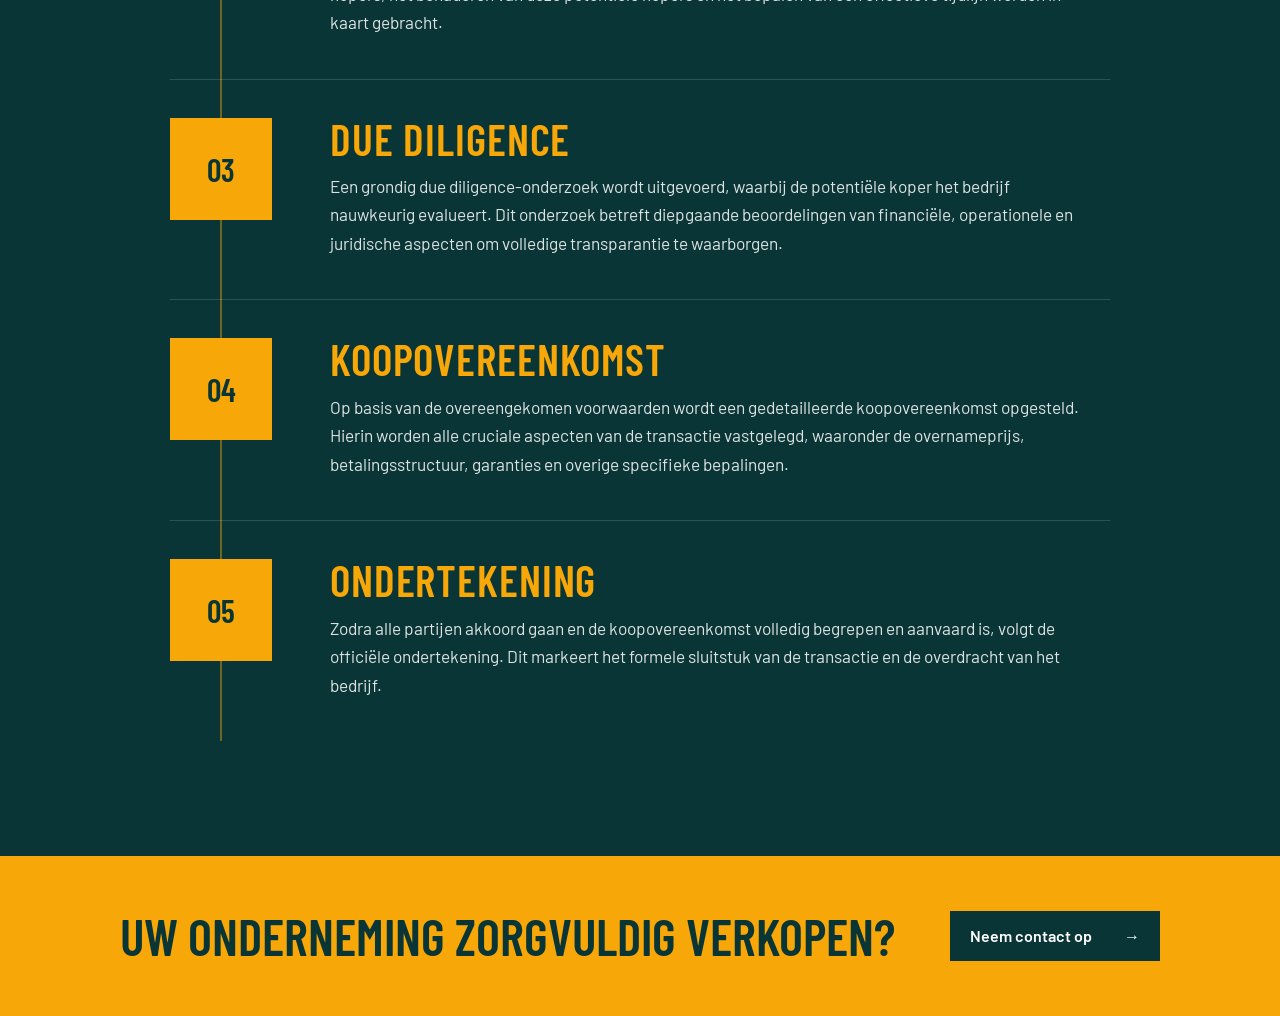
<file: verkoop-onderneming.html>
<!doctype html>
<html lang="nl">
<head>
  <meta charset="UTF-8">
  <meta name="viewport" content="width=device-width, initial-scale=1.0">
  <meta name="description" content="Begeleiding bij de verkoop van uw onderneming: van voorwaarden en verkooptraject tot due diligence, koopovereenkomst en ondertekening.">
  <title>Verkoop onderneming | Waarderingsspecialisten.nl</title>
  <link rel="preconnect" href="https://fonts.googleapis.com">
  <link rel="preconnect" href="https://fonts.gstatic.com" crossorigin>
  <link href="https://fonts.googleapis.com/css2?family=Barlow:wght@400;500;600;700&family=Barlow+Condensed:wght@500;600;700&display=swap" rel="stylesheet">
  <link rel="stylesheet" href="styles.css">
</head>
<body class="subpage sale-page">
  <header class="site-header">
    <a class="brand" href="index.html#home" aria-label="Waarderingsspecialisten.nl home">
      <svg class="brand-mark" viewBox="0 0 56 42" aria-hidden="true">
        <path d="M3 9 14 35 27 11 39 34 52 4"></path>
        <circle cx="3" cy="9" r="2.5"></circle><circle cx="27" cy="11" r="2.5"></circle><circle cx="52" cy="4" r="2.5"></circle>
      </svg>
      <span class="brand-copy"><strong>WAARDERINGS</strong>SPECIALISTEN.NL<small>Als waarde richting wordt</small></span>
    </a>
    <nav class="main-nav" aria-label="Hoofdnavigatie">
      <a href="index.html#home">Home</a>
      <a href="waarderen.html">Waardering</a>
      <div class="nav-dropdown services-dropdown">
        <button class="nav-dropdown-toggle active" type="button" aria-expanded="false">Diensten <span>▾</span></button>
        <div class="dropdown-menu services-menu">
          <div class="submenu-parent">
            <button class="submenu-toggle" type="button" aria-expanded="false">Waardering <span>›</span></button>
            <div class="services-submenu">
              <a href="aanleiding-waardering.html#verkoop">Verkoop onderneming</a>
              <a href="aanleiding-waardering.html#aankoop">Aankoop onderneming</a>
              <a href="aanleiding-waardering.html#overdracht">Bedrijfsoverdracht binnen de familie</a>
              <a href="aanleiding-waardering.html#managementparticipatie">Managementparticipatie</a>
              <a href="aanleiding-waardering.html#echtscheiding">Echtscheiding</a>
              <a href="aanleiding-waardering.html#duurzame-opbrengsten">Duurzame opbrengsten</a>
            </div>
          </div>
          <div class="submenu-parent">
            <button class="submenu-toggle" type="button" aria-expanded="false">Overige diensten <span>›</span></button>
            <div class="services-submenu other-services-submenu">
              <a class="active-submenu" href="verkoop-onderneming.html">Verkoop onderneming</a>
              <a href="aankoop-onderneming.html">Aankoop onderneming</a>
              <a href="groeiformule-mkb.html">Groeiformule voor het MKB</a>
            </div>
          </div>
          <div class="submenu-parent">
            <button class="submenu-toggle" type="button" aria-expanded="false">Kennissessie <span>›</span></button>
            <div class="services-submenu knowledge-submenu">
              <a href="kennissessie-waardebepaling.html">Waardebepaling</a>
              <a href="kennissessie-verkoop-onderneming.html">Verkoop van onderneming</a>
              <a href="kennissessie-aankoop-onderneming.html">Aankoop van onderneming</a>
              <a href="kennissessie-groeiformule-mkb.html">Groeiformule voor het MKB</a>
            </div>
          </div>
        </div>
      </div>
      <a href="over-ons.html">Over ons</a>
      <a href="contact.html">Contact</a>
    </nav>
  </header>

  <main>
    <section class="sale-intro" aria-labelledby="sale-title">
      <div class="sale-intro-grid">
        <div class="sale-copy">
          <h1 id="sale-title">Verkoop onderneming<span>.</span></h1>
          <div class="gold-line"></div>
          <p>Wij realiseren ons dat de keuze om je bedrijf te verkopen een traject is dat met de nodige zorg en overweging moet worden genomen. Als ondernemer heb je met toewijding en passie je bedrijf naar het punt gebracht waar het nu staat. Onze specialisten begrijpen dit als geen ander.</p>
          <p>Het proces van het verkopen van een bedrijf is complex en vereist volledige toewijding en aandacht. Binnen ons netwerk van professionele adviseurs hebben wij de expertise en ervaring om dit proces te begeleiden. We zorgen ervoor dat alles wat jij hebt opgebouwd een centrale rol speelt in het verkooptraject.</p>
          <p>Zo streven we ernaar om niet alleen een succesvolle verkoop te realiseren, maar ook om het bedrijfs-DNA op een waardevolle manier voort te zetten.</p>
        </div>
        <figure class="sale-image">
          <img src="assets/verkoop-onderneming.png" alt="Ondernemer en adviseur bespreken de verkoop tijdens een rondgang door het bedrijf">
          <figcaption>Zorgvuldig overdragen wat met toewijding is opgebouwd.</figcaption>
        </figure>
      </div>
    </section>

    <section class="sale-process" aria-labelledby="process-title">
      <div class="sale-process-heading">
        <h2 id="process-title">Het verkoopproces<span>.</span></h2>
        <p>Het verkoopproces van een bedrijf doorloopt een aantal kritieke stappen voor een succesvolle transactie. Deze gestructureerde aanpak waarborgt niet alleen een soepele en transparante overdracht, maar biedt ook een solide basis voor het bereiken van een succesvolle verkoop.</p>
      </div>
      <ol class="process-timeline">
        <li>
          <span class="process-number">01</span>
          <div><h3>Voorwaarden</h3><p>Het begint met een grondige bespreking en vaststelling van de verkoopvoorwaarden, waaronder prijs, betalingstermijnen, garanties en andere essentiële elementen. Een waardebepaling is onderdeel van deze fase.</p></div>
        </li>
        <li>
          <span class="process-number">02</span>
          <div><h3>Verkooptraject</h3><p>Hier wordt het verkooptraject zorgvuldig uitgestippeld. Strategieën voor het identificeren van potentiële kopers, het benaderen van deze potentiële kopers en het bepalen van een effectieve tijdlijn worden in kaart gebracht.</p></div>
        </li>
        <li>
          <span class="process-number">03</span>
          <div><h3>Due diligence</h3><p>Een grondig due diligence-onderzoek wordt uitgevoerd, waarbij de potentiële koper het bedrijf nauwkeurig evalueert. Dit onderzoek betreft diepgaande beoordelingen van financiële, operationele en juridische aspecten om volledige transparantie te waarborgen.</p></div>
        </li>
        <li>
          <span class="process-number">04</span>
          <div><h3>Koopovereenkomst</h3><p>Op basis van de overeengekomen voorwaarden wordt een gedetailleerde koopovereenkomst opgesteld. Hierin worden alle cruciale aspecten van de transactie vastgelegd, waaronder de overnameprijs, betalingsstructuur, garanties en overige specifieke bepalingen.</p></div>
        </li>
        <li>
          <span class="process-number">05</span>
          <div><h3>Ondertekening</h3><p>Zodra alle partijen akkoord gaan en de koopovereenkomst volledig begrepen en aanvaard is, volgt de officiële ondertekening. Dit markeert het formele sluitstuk van de transactie en de overdracht van het bedrijf.</p></div>
        </li>
      </ol>
    </section>

    <section class="subpage-footer" id="contact">
      <h2>Uw onderneming zorgvuldig verkopen?</h2>
      <a href="mailto:info@waarderingsspecialisten.nl">Neem contact op <span>→</span></a>
    </section>
  </main>
  <script src="script.js"></script>
</body>
</html>
</file>
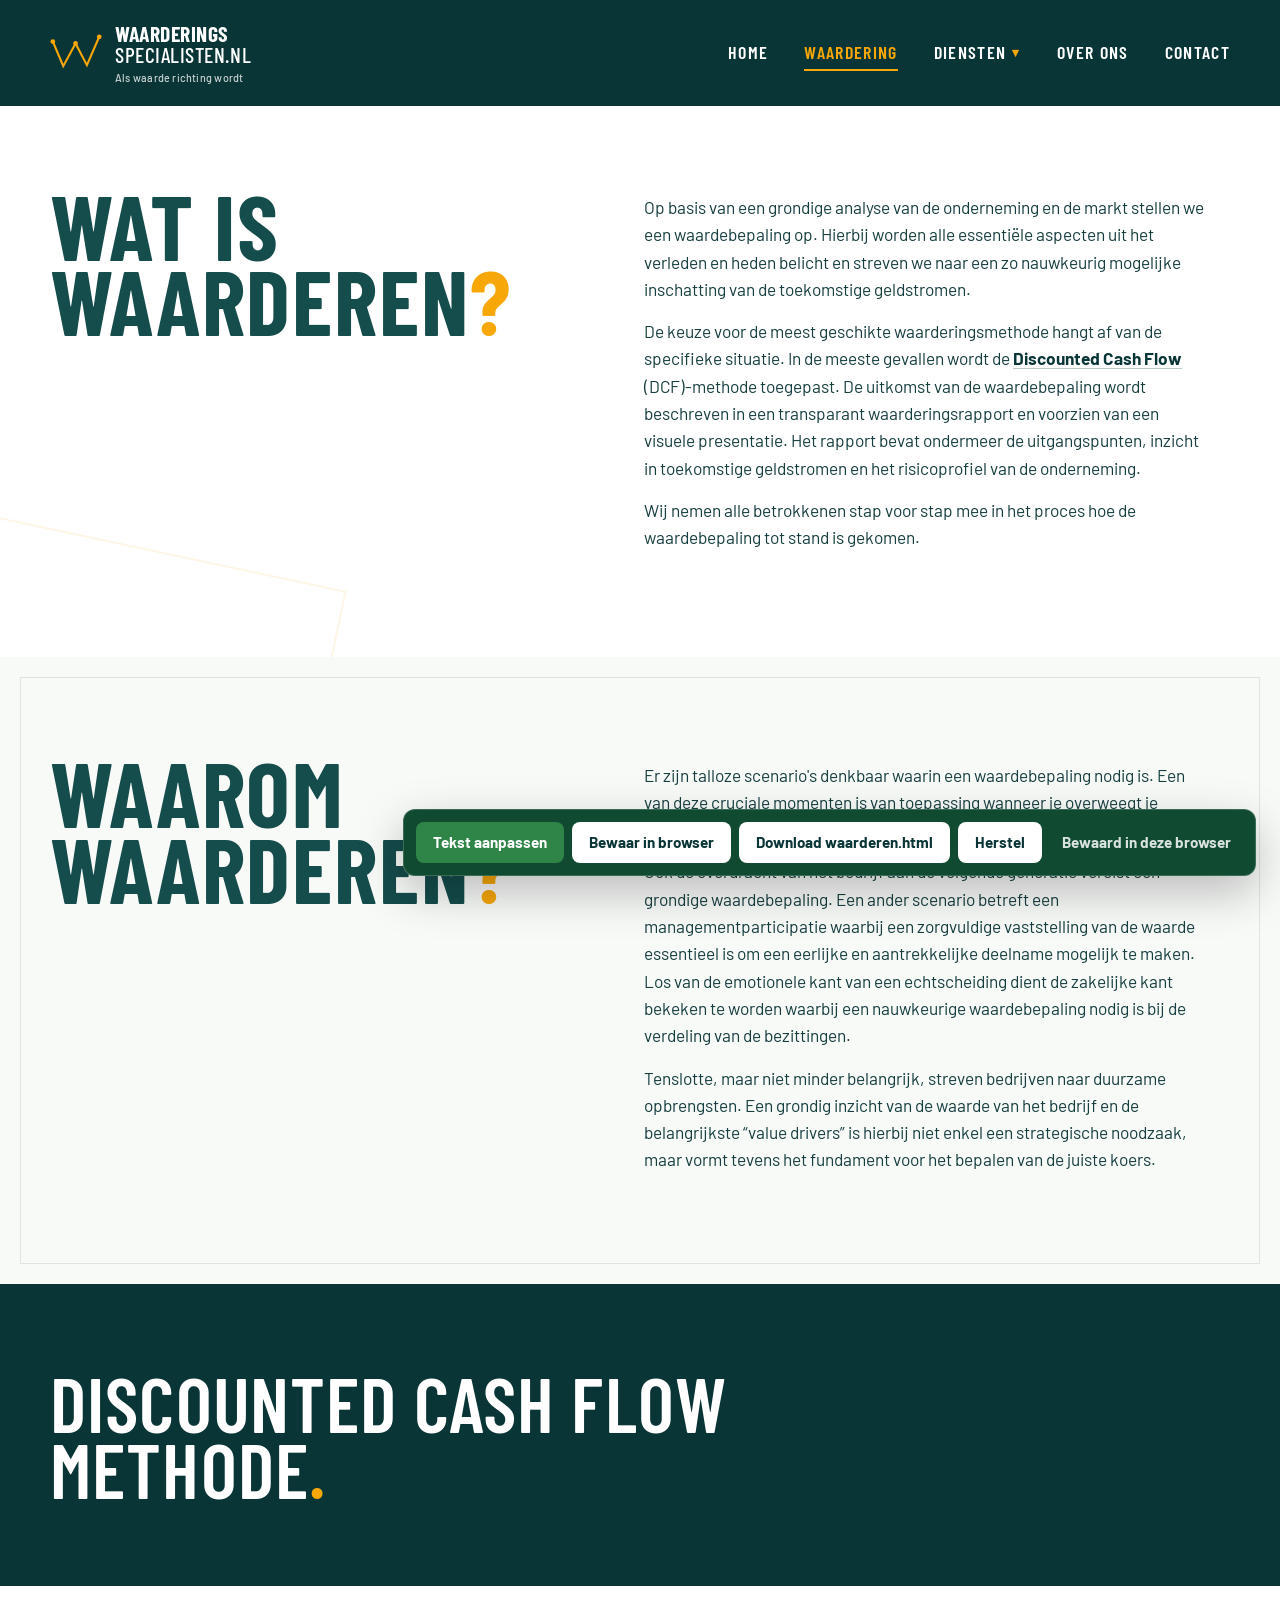
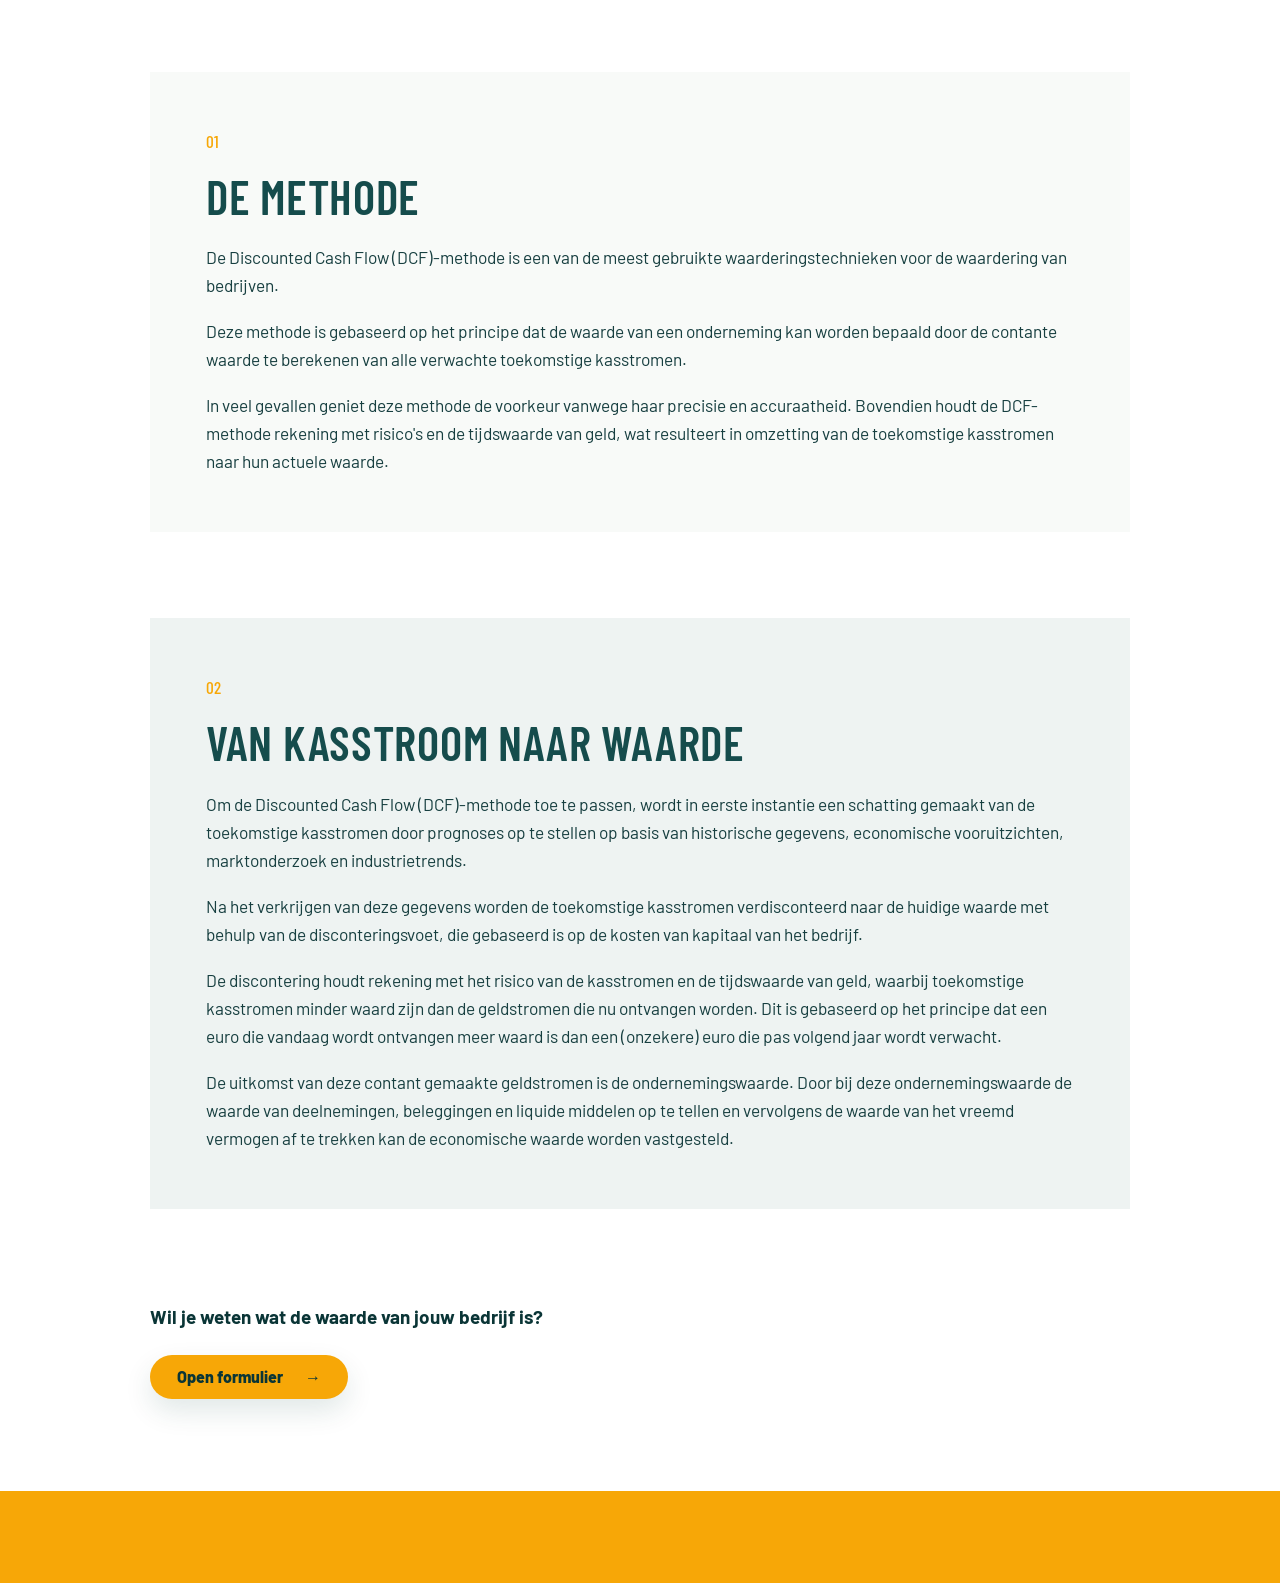
<file: waarderen.html>
<!doctype html>
<html lang="nl">
<head>
  <meta charset="UTF-8">
  <meta name="viewport" content="width=device-width, initial-scale=1.0">
  <meta name="description" content="Wat is waarderen? Lees hoe Waarderingsspecialisten.nl een transparante bedrijfswaardering opstelt.">
  <title>Waarderen | Waarderingsspecialisten.nl</title>
  <link rel="preconnect" href="https://fonts.googleapis.com">
  <link rel="preconnect" href="https://fonts.gstatic.com" crossorigin>
  <link href="https://fonts.googleapis.com/css2?family=Barlow:wght@400;500;600;700&family=Barlow+Condensed:wght@500;600;700&display=swap" rel="stylesheet">
  <link rel="stylesheet" href="styles.css">
</head>
<body class="subpage">
  <header class="site-header">
    <a class="brand" href="index.html#home" aria-label="Waarderingsspecialisten.nl home">
      <svg class="brand-mark" viewBox="0 0 56 42" aria-hidden="true">
        <path d="M3 9 14 35 27 11 39 34 52 4"></path>
        <circle cx="3" cy="9" r="2.5"></circle><circle cx="27" cy="11" r="2.5"></circle><circle cx="52" cy="4" r="2.5"></circle>
      </svg>
      <span class="brand-copy"><strong>WAARDERINGS</strong>SPECIALISTEN.NL<small>Als waarde richting wordt</small></span>
    </a>
    <nav class="main-nav" aria-label="Hoofdnavigatie">
      <a href="index.html#home">Home</a>
      <a class="active" href="waarderen.html">Waardering</a>
      <div class="nav-dropdown services-dropdown">
        <button class="nav-dropdown-toggle" type="button" aria-expanded="false">Diensten <span>▾</span></button>
        <div class="dropdown-menu services-menu">
          <div class="submenu-parent">
            <button class="submenu-toggle" type="button" aria-expanded="false">Waardering <span>›</span></button>
            <div class="services-submenu">
              <a href="aanleiding-waardering.html#verkoop">Verkoop onderneming</a>
              <a href="aanleiding-waardering.html#aankoop">Aankoop onderneming</a>
              <a href="aanleiding-waardering.html#overdracht">Bedrijfsoverdracht binnen de familie</a>
              <a href="aanleiding-waardering.html#managementparticipatie">Managementparticipatie</a>
              <a href="aanleiding-waardering.html#echtscheiding">Echtscheiding</a>
              <a href="aanleiding-waardering.html#duurzame-opbrengsten">Duurzame opbrengsten</a>
            </div>
          </div>
          <div class="submenu-parent">
            <button class="submenu-toggle" type="button" aria-expanded="false">Overige diensten <span>›</span></button>
            <div class="services-submenu other-services-submenu">
              <a href="verkoop-onderneming.html">Verkoop onderneming</a>
              <a href="aankoop-onderneming.html">Aankoop onderneming</a>
              <a href="groeiformule-mkb.html">Groeiformule voor het MKB</a>
            </div>
          </div>
          <div class="submenu-parent">
            <button class="submenu-toggle" type="button" aria-expanded="false">Kennissessie <span>›</span></button>
            <div class="services-submenu knowledge-submenu">
              <a href="kennissessie-waardebepaling.html">Waardebepaling</a>
              <a href="kennissessie-verkoop-onderneming.html">Verkoop van onderneming</a>
              <a href="kennissessie-aankoop-onderneming.html">Aankoop van onderneming</a>
              <a href="kennissessie-groeiformule-mkb.html">Groeiformule voor het MKB</a>
            </div>
          </div>
        </div>
      </div>
      <a href="over-ons.html">Over ons</a>
      <a href="contact.html">Contact</a>
    </nav>
  </header>

  <main>
    <section class="valuing-intro" id="wat-is-waarderen">
      <div class="valuing-grid">
        <div class="valuing-copy">
          <h1>Wat is waarderen<span>?</span></h1>
          <div class="valuing-text">
            <p>Op basis van een grondige analyse van de onderneming en de markt stellen we een waardebepaling op. Hierbij worden alle essentiële aspecten uit het verleden en heden belicht en streven we naar een zo nauwkeurig mogelijke inschatting van de toekomstige geldstromen.</p>
            <p>De keuze voor de meest geschikte waarderingsmethode hangt af van de specifieke situatie. In de meeste gevallen wordt de <a class="dcf-link" href="#dcf-methode">Discounted Cash Flow</a> (DCF)-methode toegepast. De uitkomst van de waardebepaling wordt beschreven in een transparant waarderingsrapport en voorzien van een visuele presentatie. Het rapport bevat ondermeer de uitgangspunten, inzicht in toekomstige geldstromen en het risicoprofiel van de onderneming.</p>
            <p>Wij nemen alle betrokkenen stap voor stap mee in het proces hoe de waardebepaling tot stand is gekomen.</p>
          </div>
        </div>
      </div>
    </section>

    <section class="why-valuing" id="waarom-waarderen" aria-labelledby="why-valuing-title">
      <div class="why-valuing-inner">
        <h2 id="why-valuing-title">Waarom waarderen<span>?</span></h2>
        <div class="gold-line"></div>
        <div class="why-valuing-text">
          <p>Er zijn talloze scenario's denkbaar waarin een waardebepaling nodig is. Een van deze cruciale momenten is van toepassing wanneer je overweegt je bedrijf te verkopen of een bedrijf te kopen.</p>
          <p>Ook de overdracht van het bedrijf aan de volgende generatie vereist een grondige waardebepaling. Een ander scenario betreft een managementparticipatie waarbij een zorgvuldige vaststelling van de waarde essentieel is om een eerlijke en aantrekkelijke deelname mogelijk te maken. Los van de emotionele kant van een echtscheiding dient de zakelijke kant bekeken te worden waarbij een nauwkeurige waardebepaling nodig is bij de verdeling van de bezittingen.</p>
          <p>Tenslotte, maar niet minder belangrijk, streven bedrijven naar duurzame opbrengsten. Een grondig inzicht van de waarde van het bedrijf en de belangrijkste “value drivers” is hierbij niet enkel een strategische noodzaak, maar vormt tevens het fundament voor het bepalen van de juiste koers.</p>
        </div>
      </div>
    </section>

    <section class="dcf-section" id="dcf-methode" aria-labelledby="dcf-title">
      <div class="dcf-heading">
        <div>
          <h2 id="dcf-title">Discounted Cash Flow methode<span>.</span></h2>
        </div>
      </div>

      <article class="dcf-story dcf-story-one">
        <div class="dcf-copy">
          <p class="dcf-number">01</p>
          <h3>De methode</h3>
          <p>De Discounted Cash Flow (DCF)-methode is een van de meest gebruikte waarderingstechnieken voor de waardering van bedrijven.</p>
          <p>Deze methode is gebaseerd op het principe dat de waarde van een onderneming kan worden bepaald door de contante waarde te berekenen van alle verwachte toekomstige kasstromen.</p>
          <p>In veel gevallen geniet deze methode de voorkeur vanwege haar precisie en accuraatheid. Bovendien houdt de DCF-methode rekening met risico's en de tijdswaarde van geld, wat resulteert in omzetting van de toekomstige kasstromen naar hun actuele waarde.</p>
        </div>
      </article>

      <article class="dcf-story dcf-story-two">
        <div class="dcf-copy">
          <p class="dcf-number">02</p>
          <h3>Van kasstroom naar waarde</h3>
          <p>Om de Discounted Cash Flow (DCF)-methode toe te passen, wordt in eerste instantie een schatting gemaakt van de toekomstige kasstromen door prognoses op te stellen op basis van historische gegevens, economische vooruitzichten, marktonderzoek en industrietrends.</p>
          <p>Na het verkrijgen van deze gegevens worden de toekomstige kasstromen verdisconteerd naar de huidige waarde met behulp van de disconteringsvoet, die gebaseerd is op de kosten van kapitaal van het bedrijf.</p>
          <p>De discontering houdt rekening met het risico van de kasstromen en de tijdswaarde van geld, waarbij toekomstige kasstromen minder waard zijn dan de geldstromen die nu ontvangen worden. Dit is gebaseerd op het principe dat een euro die vandaag wordt ontvangen meer waard is dan een (onzekere) euro die pas volgend jaar wordt verwacht.</p>
          <p>De uitkomst van deze contant gemaakte geldstromen is de ondernemingswaarde. Door bij deze ondernemingswaarde de waarde van deelnemingen, beleggingen en liquide middelen op te tellen en vervolgens de waarde van het vreemd vermogen af te trekken kan de economische waarde worden vastgesteld.</p>
        </div>
      </article>

      <div class="dcf-form-bridge">
        <p>Wil je weten wat de waarde van jouw bedrijf is?</p>
        <a class="inline-form-button" href="contact.html">Open formulier <span aria-hidden="true">→</span></a>
      </div>
    </section>

    <section class="subpage-footer empty-footer" id="contact" aria-hidden="true"></section>
  </main>
  <script src="script.js"></script>
</body>
</html>
</file>
<file: styles.css>
:root {
  --teal: #154c4c;
  --teal-dark: #0a3536;
  --gold: #f7a707;
  --gold-soft: #f2c66d;
  --white: #ffffff;
  --ink: #173f40;
  --body: "Barlow", Arial, sans-serif;
  --display: "Barlow Condensed", "Arial Narrow", sans-serif;
}

* { box-sizing: border-box; }
html { scroll-behavior: smooth; scroll-padding-top: 90px; }
body { margin: 0; min-width: 320px; color: var(--ink); background: var(--white); font-family: var(--body); }

.site-header {
  position: absolute;
  z-index: 10;
  top: 0;
  left: 0;
  right: 0;
  height: 106px;
  display: flex;
  align-items: center;
  justify-content: space-between;
  padding: 0 max(38px, calc((100vw - 1180px) / 2));
}

.brand { display: flex; align-items: center; gap: 12px; color: var(--white); text-decoration: none; }
.brand-mark { width: 53px; fill: none; stroke: var(--gold); stroke-width: 2.2; }
.brand-mark circle { fill: var(--gold); stroke: none; }
.brand-copy { display: flex; flex-direction: column; font: 500 1.35rem/1 var(--display); letter-spacing: .025em; }
.brand-copy strong { font-weight: 700; }
.brand-copy small { margin-top: 7px; color: rgba(255,255,255,.78); font: 500 .67rem/1 var(--body); letter-spacing: .02em; }

.main-nav { display: flex; align-items: center; gap: 36px; }
.main-nav > a, .nav-dropdown-toggle { position: relative; color: var(--white); text-decoration: none; text-transform: uppercase; font: 600 1.12rem/1 var(--display); letter-spacing: .075em; }
.main-nav > a::after, .nav-dropdown-toggle::after { content: ""; position: absolute; left: 0; right: 100%; bottom: -9px; height: 2px; background: var(--gold); transition: right .2s ease; }
.main-nav > a:hover::after, .main-nav > a:focus-visible::after, .main-nav > a.active::after, .nav-dropdown:hover .nav-dropdown-toggle::after, .nav-dropdown:focus-within .nav-dropdown-toggle::after, .nav-dropdown.open .nav-dropdown-toggle::after { right: 0; }
.main-nav a.active { color: var(--gold); }
.nav-dropdown { position: relative; }
.nav-dropdown-toggle { display: flex; align-items: center; gap: 6px; padding: 0; border: 0; background: transparent; cursor: pointer; }
.nav-dropdown-toggle:focus { outline: none; }
.nav-dropdown-toggle:focus-visible { outline: 2px solid rgba(247, 166, 0, .55); outline-offset: 6px; border-radius: 3px; }
.nav-dropdown-toggle span { color: var(--gold); font-size: .75em; transition: transform .2s ease; }
.nav-dropdown.open .nav-dropdown-toggle span, .nav-dropdown:hover .nav-dropdown-toggle span { transform: rotate(180deg); }
.dropdown-menu { position: absolute; top: calc(100% + 19px); left: -18px; width: 285px; padding: 10px; border-radius: 2px 18px 18px 18px; background: rgba(255,255,255,.98); box-shadow: 0 22px 48px rgba(3,35,36,.18); opacity: 0; visibility: hidden; transform: translateY(-7px); transition: opacity .18s ease, transform .18s ease, visibility .18s ease; }
.nav-dropdown:hover .dropdown-menu, .nav-dropdown:focus-within .dropdown-menu, .nav-dropdown.open .dropdown-menu { opacity: 1; visibility: visible; transform: translateY(0); }
.dropdown-menu a { display: flex; align-items: center; justify-content: space-between; gap: 20px; padding: 15px 16px; border-radius: 14px; color: var(--teal); text-decoration: none; text-transform: none; font: 650 .98rem/1.25 var(--body); letter-spacing: 0; transition: background .18s ease, color .18s ease, transform .18s ease; }
.dropdown-menu a + a { margin-top: 4px; }
.dropdown-menu a:hover, .dropdown-menu a:focus-visible { color: var(--teal-dark); background: rgba(247, 166, 0, .13); transform: translateX(2px); }
.dropdown-menu a::after { content: "→"; display: inline-flex; align-items: center; justify-content: center; width: 27px; height: 27px; flex: 0 0 auto; border-radius: 999px; color: var(--gold); background: rgba(247, 166, 0, .12); font-weight: 800; transition: background .18s ease, transform .18s ease; }
.dropdown-menu a:hover::after, .dropdown-menu a:focus-visible::after { background: var(--gold); color: var(--teal-dark); transform: translateX(2px); }
.dropdown-menu .pending { color: #718282; cursor: default; }
.dropdown-menu .pending::after { display: none; }
.dropdown-menu small { font-size: .65rem; font-weight: 500; }
.services-menu { left: -60px; width: 295px; }
.services-dropdown.open > .services-menu, .services-dropdown:hover > .services-menu, .services-dropdown:focus-within > .services-menu { opacity: 1; visibility: visible; transform: translateY(0); }
.submenu-parent { position: relative; }
.submenu-toggle { display: flex; align-items: center; justify-content: space-between; width: 100%; gap: 20px; padding: 15px 16px; border: 0; border-radius: 14px; color: var(--teal); background: transparent; cursor: pointer; font: 650 .98rem/1.25 var(--body); text-align: left; transition: background .18s ease, color .18s ease, transform .18s ease; }
.submenu-toggle span { display: inline-flex; align-items: center; justify-content: center; width: 27px; height: 27px; flex: 0 0 auto; border-radius: 999px; color: var(--gold); background: rgba(247, 166, 0, .12); font-size: 1.15rem; transition: transform .2s ease, background .18s ease, color .18s ease; }
.submenu-toggle:hover, .submenu-toggle:focus-visible, .submenu-parent.submenu-open > .submenu-toggle { color: var(--teal-dark); background: rgba(247, 166, 0, .13); transform: translateX(2px); }
.submenu-toggle:hover span, .submenu-toggle:focus-visible span, .submenu-parent.submenu-open > .submenu-toggle span { color: var(--teal-dark); background: var(--gold); }
.submenu-parent.submenu-open > .submenu-toggle span { transform: translateX(3px); }
.services-submenu { position: absolute; z-index: 2; top: -10px; left: calc(100% + 10px); width: 350px; padding: 10px; border-radius: 2px 18px 18px 18px; background: var(--teal-dark); box-shadow: 0 22px 48px rgba(3,35,36,.24); opacity: 0; visibility: hidden; transform: translateX(-8px); transition: opacity .18s ease, transform .18s ease, visibility .18s ease; }
.submenu-parent:hover .services-submenu, .submenu-parent:focus-within .services-submenu, .submenu-parent.submenu-open .services-submenu { opacity: 1; visibility: visible; transform: translateX(0); }
.services-submenu a { color: var(--white); }
.services-submenu a:hover, .services-submenu a:focus-visible { color: var(--teal-dark); background: var(--gold); }
.services-submenu a::after { color: var(--gold); }
.services-submenu a:hover::after, .services-submenu a:focus-visible::after { color: var(--teal-dark); }
.services-submenu .future-link { color: var(--white); cursor: default; }
.services-submenu .future-link::after { display: none; }
.services-submenu .future-link:hover, .services-submenu .future-link:focus-visible { color: var(--white); background: transparent; }
.dropdown-menu .menu-text-item { color: var(--teal); }

.hero {
  min-height: 700px;
  position: relative;
  display: flex;
  align-items: center;
  overflow: hidden;
  color: var(--white);
  background-color: var(--teal-dark);
  background-image: linear-gradient(90deg, rgba(9,53,54,.94) 0%, rgba(9,53,54,.74) 42%, rgba(9,53,54,.22) 74%), url("assets/hero-advisory.png");
  background-size: cover;
  background-position: center;
}
.hero::after { content: ""; position: absolute; z-index: 2; left: -2%; right: -2%; bottom: -54px; height: 92px; background: var(--white); transform: rotate(-2.2deg); }
.hero-content { position: relative; z-index: 3; width: min(1180px, calc(100% - 76px)); margin: 58px auto 0; }
.hero h1 { max-width: 730px; margin: 0 0 22px; font: 600 clamp(4.8rem, 7vw, 7.2rem)/.88 var(--display); text-transform: uppercase; letter-spacing: .015em; }
.hero h1 span { color: var(--gold); }
.hero p { max-width: 510px; margin: 0 0 32px; font-size: 1.26rem; line-height: 1.45; font-weight: 500; }
.hero-button { display: inline-flex; align-items: center; justify-content: center; gap: 34px; min-width: 190px; padding: 13px 24px; border-radius: 18px; color: var(--teal-dark); background: var(--gold); box-shadow: 0 16px 34px rgba(0, 0, 0, .16); text-decoration: none; font-weight: 700; transition: transform .2s ease, background .2s ease, box-shadow .2s ease; }
.hero-button:hover, .hero-button:focus-visible { transform: translateY(-2px); background: var(--gold-soft); box-shadow: 0 20px 42px rgba(0, 0, 0, .2); }
.hero-chart { position: absolute; z-index: 1; left: 0; bottom: 26px; width: 340px; opacity: .45; }
.hero-chart path { fill: none; stroke: var(--gold); stroke-width: 2; }

.valuation { padding: 118px 0 110px; background: var(--white); }
.content-grid { display: grid; grid-template-columns: .75fr 1.25fr; gap: 100px; width: min(1080px, calc(100% - 76px)); margin: 0 auto; }
.section-title h2 { margin: 0; font: 600 clamp(3.8rem, 5.4vw, 5.5rem)/.9 var(--display); text-transform: uppercase; letter-spacing: .02em; }
.section-title h2 span { color: var(--gold); }
.gold-line { width: 48px; height: 4px; margin-top: 28px; background: var(--gold); }
.text-content { max-width: 700px; }
.text-content p { max-width: 680px; margin: 0 0 24px; font-size: 1.1rem; line-height: 1.64; text-align: left; hyphens: none; text-wrap: pretty; }
.text-content .lead { max-width: 860px; margin-bottom: 18px; color: var(--teal-dark); font-size: clamp(1.85rem, 2.65vw, 2.65rem); line-height: 1.18; font-weight: 650; letter-spacing: -.015em; text-align: left; text-align-last: left; }
.text-content .lead span { color: var(--gold); font-style: italic; font-weight: 700; }
.text-content .bridge-text { max-width: 680px; margin-bottom: 34px; padding: 0; color: rgba(6, 63, 61, .9); font-size: 1.03rem; line-height: 1.68; text-align: left; }
.text-content .bridge-text a { color: var(--teal-dark); font-weight: 650; text-decoration: none; border-bottom: 1px solid rgba(6, 63, 61, .28); }
.text-content .bridge-text a:hover, .text-content .bridge-text a:focus-visible { color: #0f5c57; border-bottom-color: var(--gold); }
.text-content .form-intro { max-width: 620px; margin: 8px 0 14px; color: var(--teal-dark); font-size: 1.02rem; line-height: 1.55; font-weight: 650; }
.no-break { white-space: nowrap; }
.contact-link { display: inline-block; margin-top: 8px; color: #b87900; font-weight: 600; text-decoration: underline; text-decoration-thickness: 1px; text-underline-offset: 6px; }
.contact-link span { margin-left: 8px; }
.inline-form-button { display: inline-flex; align-items: center; justify-content: center; gap: 22px; min-width: 198px; margin-top: 16px; padding: 12px 22px; border-radius: 999px; color: var(--teal-dark); background: var(--gold); box-shadow: 0 12px 28px rgba(6, 63, 61, .12); font-weight: 750; text-decoration: none; transition: transform .2s ease, background .2s ease, box-shadow .2s ease; }
.inline-form-button:hover, .inline-form-button:focus-visible { transform: translateY(-2px); background: var(--gold-soft); box-shadow: 0 16px 34px rgba(6, 63, 61, .16); }

.about-story {
  position: relative;
  overflow: hidden;
  padding: 122px 38px 116px;
  background: #f8faf8;
}
.about-story::before {
  content: "";
  position: absolute;
  left: -90px;
  top: 76px;
  width: 290px;
  height: 290px;
  border: 2px solid rgba(247,167,7,.35);
  transform: rotate(12deg);
}
.about-story-grid, .founder-grid {
  position: relative;
  z-index: 1;
  display: grid;
  grid-template-columns: 1.08fr .92fr;
  gap: 78px;
  align-items: center;
  width: min(1180px, 100%);
  margin: 0 auto;
}
.about-kicker {
  margin: 0 0 18px;
  color: var(--gold);
  font: 700 .86rem/1 var(--body);
  letter-spacing: .18em;
  text-transform: uppercase;
}
.about-copy h1, .about-copy h2, .founder-copy h2 {
  margin: 0 0 24px;
  color: var(--teal);
  font: 600 clamp(3.6rem, 5.2vw, 5.4rem)/.9 var(--display);
  letter-spacing: .02em;
  text-transform: uppercase;
}
.about-copy h1 span, .about-copy h2 span, .founder-copy h2 span { color: var(--gold); }
.about-subtitle {
  margin: 0 0 28px;
  color: var(--teal-dark);
  font-size: 1.42rem;
  line-height: 1.45;
}
.about-copy p:not(.about-kicker):not(.about-subtitle), .founder-copy p:not(.about-kicker) {
  margin: 0 0 22px;
  font-size: 1.1rem;
  line-height: 1.72;
}
.about-copy p:last-child, .founder-copy p:last-child { margin-bottom: 0; }
.about-photo, .founder-photo {
  position: relative;
  margin: 0;
}
.about-photo::before, .founder-photo::before {
  content: "";
  position: absolute;
  inset: 24px -18px -18px 24px;
  z-index: -1;
  background: var(--gold);
}
.about-photo img, .founder-photo img {
  display: block;
  width: 100%;
  aspect-ratio: 16 / 9;
  object-fit: cover;
  border-radius: 22px;
  box-shadow: 0 24px 60px rgba(6,38,39,.16);
}
.founder-story {
  position: relative;
  overflow: hidden;
  padding: 116px 38px 124px;
  color: var(--white);
  background: var(--teal-dark);
}
.founder-story::after {
  content: "";
  position: absolute;
  right: -105px;
  bottom: -135px;
  width: 420px;
  height: 260px;
  border: 2px solid rgba(247,167,7,.42);
  transform: rotate(-10deg);
}
.founder-grid { grid-template-columns: .92fr 1.08fr; }
.founder-copy h2 { color: var(--white); }
.founder-copy p:not(.about-kicker) { color: rgba(255,255,255,.86); }
.founder-photo::before { inset: -18px 24px 24px -18px; }

.edit-toolbar {
  position: fixed;
  right: 24px;
  bottom: 24px;
  z-index: 100;
  display: flex;
  align-items: center;
  flex-wrap: wrap;
  gap: 8px;
  max-width: calc(100vw - 48px);
  padding: 12px;
  border: 1px solid rgba(255,255,255,.18);
  border-radius: 12px;
  background: #104b31;
  box-shadow: 0 16px 45px rgba(0,0,0,.25);
  backdrop-filter: blur(10px);
}
.edit-toolbar button {
  border: 0;
  border-radius: 8px;
  padding: 13px 17px;
  color: var(--teal-dark);
  background: var(--white);
  font: 700 .95rem/1 var(--body);
  cursor: pointer;
}
.edit-toolbar .edit-toggle {
  color: var(--white);
  background: #2f8548;
}
.edit-toolbar button.secondary {
  color: var(--teal-dark);
  background: var(--white);
}
.edit-toolbar button:hover, .edit-toolbar button:focus-visible {
  transform: translateY(-1px);
}
.edit-status {
  padding: 0 12px;
  color: rgba(255,255,255,.84);
  font-size: .95rem;
  font-weight: 700;
  white-space: nowrap;
}
body.edit-mode [data-edit-key] {
  outline: 2px dashed rgba(247,167,7,.78);
  outline-offset: 6px;
  cursor: text;
}
body.edit-mode [data-edit-key]:focus {
  outline-style: solid;
  background: rgba(247,167,7,.08);
}
body.edit-mode .edit-toolbar .edit-toggle {
  color: var(--white);
  background: #2f8548;
}

.contact-form-section { display: grid; grid-template-columns: .85fr 1.15fr; gap: clamp(32px, 6vw, 90px); padding: 78px max(38px, calc((100vw - 1180px) / 2)); color: var(--white); background: var(--teal-dark); }
.contact-form-intro { align-self: start; position: sticky; top: 110px; }
.contact-form-intro .eyebrow { margin: 0 0 18px; color: var(--gold); font-weight: 700; text-transform: uppercase; letter-spacing: .08em; }
.contact-form-intro h2 { max-width: 470px; margin: 0 0 24px; font: 600 clamp(3.6rem, 5.4vw, 5.6rem)/.88 var(--display); text-transform: uppercase; letter-spacing: .02em; }
.contact-form-intro h2 span { color: var(--gold); }
.contact-form-intro p:last-child { max-width: 430px; margin: 0; color: rgba(255,255,255,.82); font-size: 1.1rem; line-height: 1.65; }
.interest-form { padding: clamp(24px, 4vw, 42px); color: var(--teal-dark); background: var(--white); box-shadow: 0 22px 60px rgba(0,0,0,.2); }
.form-row { margin-bottom: 20px; }
.form-row label, .form-consent label { display: block; margin-bottom: 8px; font-weight: 700; }
.required-label { color: #b87900; font-weight: 800; }
.form-row input, .form-row select, .form-row textarea { width: 100%; border: 2px solid rgba(8,66,66,.14); border-radius: 0; padding: 14px 15px; color: var(--teal-dark); background: #f7faf9; font: 500 1rem/1.35 var(--body); transition: border-color .2s ease, background .2s ease, box-shadow .2s ease; }
.form-row textarea { resize: vertical; min-height: 130px; }
.form-row input:focus, .form-row select:focus, .form-row textarea:focus { outline: none; border-color: var(--gold); background: var(--white); box-shadow: 0 0 0 4px rgba(247,167,7,.16); }
.form-two { display: grid; grid-template-columns: 1fr 1fr; gap: 18px; }
.form-name { display: grid; grid-template-columns: 1fr .55fr 1fr; gap: 18px; }
.form-consent { display: grid; grid-template-columns: auto 1fr; gap: 12px; align-items: start; margin: 6px 0 24px; font-size: .95rem; line-height: 1.45; }
.form-consent input { width: 18px; height: 18px; margin-top: 3px; accent-color: var(--gold); }
.form-submit { display: inline-flex; align-items: center; justify-content: space-between; gap: 28px; width: 100%; border: 0; padding: 17px 20px; color: var(--teal-dark); background: var(--gold); font: 800 1.02rem/1 var(--body); cursor: pointer; transition: transform .2s ease, background .2s ease; }
.form-submit:hover, .form-submit:focus-visible { transform: translateY(-2px); background: var(--gold-soft); }
.form-note { margin: 15px 0 0; color: rgba(8,66,66,.72); font-size: .93rem; }
.form-honey { position: absolute; left: -9999px; opacity: 0; }
.contact-form-intro h1 { max-width: 470px; margin: 0 0 24px; font: 600 clamp(3.6rem, 5.4vw, 5.6rem)/.88 var(--display); text-transform: uppercase; letter-spacing: .02em; }
.contact-form-intro h1 span { color: var(--gold); }
.contact-band { display: grid; grid-template-columns: .85fr 1fr auto; align-items: center; gap: 65px; padding: 60px max(38px, calc((100vw - 1180px) / 2)); color: var(--teal-dark); background: var(--gold); }
.contact-band h2 { margin: 0; font: 600 3.5rem/.88 var(--display); text-transform: uppercase; }
.contact-band p { max-width: 470px; margin: 0; font-size: 1.05rem; line-height: 1.55; }
.contact-band > a { display: inline-flex; justify-content: space-between; gap: 34px; min-width: 220px; padding: 15px 20px; color: var(--white); background: var(--teal-dark); text-decoration: none; font-weight: 600; }

/* Aanleiding waardering */
.subpage .site-header { position: relative; background: var(--teal-dark); }
.subpage .brand { flex-shrink: 0; }
.subpage .nav-dropdown-toggle.active { color: var(--gold); }
.reason-intro { position: relative; overflow: hidden; padding: 105px 38px 115px; color: var(--white); background: var(--teal); }
.reason-intro::before { content: ""; position: absolute; right: -70px; bottom: -135px; width: 520px; height: 320px; opacity: .16; border: 2px solid var(--gold); transform: rotate(-12deg); }
.reason-intro-inner { position: relative; z-index: 1; width: min(980px, 100%); margin: 0 auto; }
.reason-intro h1 { margin: 0 0 35px; color: var(--gold); font: 600 clamp(4rem, 6vw, 6rem)/.92 var(--display); text-transform: uppercase; letter-spacing: .02em; }
.reason-intro p { max-width: 900px; margin: 0; font-size: clamp(1.25rem, 2vw, 1.65rem); line-height: 1.55; }
.reasons { background: var(--white); }
.reason-row { padding: 76px 38px; }
.reason-row.dark { color: var(--white); background: var(--teal); }
.reason-row.light { color: var(--ink); background: var(--white); }
.reason-row-inner { display: grid; grid-template-columns: 180px 1fr; gap: 55px; align-items: start; width: min(1040px, 100%); margin: 0 auto; }
.reason-number { color: var(--gold); font: 500 6rem/.8 var(--display); opacity: .9; }
.reason-copy h2 { margin: 0 0 20px; font: 600 clamp(2.5rem, 4vw, 4rem)/.95 var(--display); text-transform: uppercase; letter-spacing: .015em; }
.reason-copy p { max-width: 790px; margin: 0; font-size: 1.18rem; line-height: 1.65; }
.reason-row.light .reason-copy h2 { color: var(--teal); }
.reason-row.dark .reason-copy h2 { color: var(--gold); }
.reason-row:nth-child(even) .reason-row-inner { grid-template-columns: 1fr 180px; }
.reason-row:nth-child(even) .reason-number { grid-column: 2; grid-row: 1; text-align: right; }
.reason-row:nth-child(even) .reason-copy { grid-column: 1; grid-row: 1; }
.subpage-footer { display: grid; grid-template-columns: 1fr auto; align-items: center; gap: 40px; padding: 55px max(38px, calc((100vw - 1040px) / 2)); color: var(--teal-dark); background: var(--gold); }
.subpage-footer h2 { margin: 0; font: 600 3.2rem/.9 var(--display); text-transform: uppercase; }
.subpage-footer a { display: inline-flex; gap: 32px; padding: 15px 20px; color: var(--white); background: var(--teal-dark); text-decoration: none; font-weight: 600; }
.subpage-footer.empty-footer { min-height: 92px; padding: 0; }

/* Waarderen */
.valuing-intro { position: relative; overflow: hidden; padding: 88px 38px 105px; background: var(--white); }
.valuing-intro::after { content: ""; position: absolute; left: -110px; bottom: -150px; width: 430px; height: 260px; opacity: .1; border: 2px solid var(--gold); transform: rotate(12deg); }
.valuing-grid { position: relative; z-index: 1; width: min(1180px, 100%); margin: 0 auto; }
.valuing-copy { display: grid; grid-template-columns: minmax(280px, .9fr) minmax(0, 1.1fr); gap: clamp(96px, 9vw, 150px); align-items: start; }
.valuing-copy h1 { margin: -.08em 0 0; color: var(--teal); font: 700 clamp(5rem, 7.2vw, 7.6rem)/.82 var(--display); text-transform: uppercase; letter-spacing: .02em; }
.valuing-copy h1 span { color: var(--gold); }
.valuing-copy .gold-line { margin: 0 0 32px; }
.valuing-text { max-width: 560px; }
.valuing-copy p { margin: 0 0 15px; font-size: 1.08rem; line-height: 1.58; }
.valuing-copy p:last-of-type { margin-bottom: 0; }
.dcf-link { color: var(--teal-dark); font-weight: 650; text-decoration: none; border-bottom: 1px solid rgba(6, 63, 61, .28); }
.dcf-link:hover, .dcf-link:focus-visible { color: #0f5c57; border-bottom-color: var(--gold); }
.valuing-image { position: relative; margin-top: 10px; }
.valuing-image::before { content: ""; position: absolute; z-index: -1; left: 30px; right: -14px; top: 34px; bottom: -14px; border-radius: 0 34px 34px 34px; background: rgba(247, 166, 0, .22); }
.valuing-image img { display: block; width: 100%; aspect-ratio: 4 / 3; object-fit: cover; border-radius: 0 30px 30px 30px; box-shadow: 0 24px 54px rgba(3,35,36,.16); }
.image-caption { display: inline-block; margin-top: 18px; padding-left: 18px; border-left: 3px solid rgba(247, 166, 0, .45); color: #667878; font-size: .86rem; line-height: 1.5; }
.why-valuing { position: relative; padding: 105px 38px 110px; background: #f8faf8; }
.why-valuing::before { content: ""; position: absolute; inset: 20px; border: 1px solid rgba(21,76,76,.12); pointer-events: none; }
.why-valuing-inner { position: relative; display: grid; grid-template-columns: minmax(280px, .9fr) minmax(0, 1.1fr); gap: clamp(96px, 9vw, 150px); align-items: start; width: min(1180px, 100%); margin: 0 auto; }
.why-valuing h2 { margin: -.08em 0 0; color: var(--teal); font: 700 clamp(5rem, 7.2vw, 7.6rem)/.82 var(--display); text-align: left; text-transform: uppercase; letter-spacing: .02em; }
.why-valuing h2 span { color: var(--gold); }
.why-valuing .gold-line { display: none; }
.why-valuing-text { max-width: 560px; }
.why-valuing p { margin: 0 0 15px; font-size: 1.08rem; line-height: 1.58; }
.why-valuing p:last-child { margin-bottom: 0; }
.why-valuing a { color: #9b6800; font-weight: 600; text-decoration: underline; text-decoration-thickness: 2px; text-underline-offset: 4px; }
.why-valuing a:hover, .why-valuing a:focus-visible { color: var(--teal); }
.reason-row { scroll-margin-top: 100px; }
.dcf-section { scroll-margin-top: 90px; overflow: hidden; color: var(--ink); background: var(--white); }
.dcf-heading { padding: 85px max(38px, calc((100vw - 1180px) / 2)); color: var(--white); background: var(--teal-dark); }
.dcf-section h2 { max-width: 760px; margin: 0; font: 600 clamp(4rem, 6vw, 6.2rem)/.86 var(--display); text-transform: uppercase; letter-spacing: .015em; }
.dcf-section h2 span { color: var(--gold); }
.dcf-story { width: min(980px, calc(100% - 76px)); margin: 0 auto; padding: 86px 0; }
.dcf-story-two { padding-top: 0; }
.dcf-copy { position: relative; z-index: 1; padding: clamp(34px, 5vw, 56px); background: #f8faf8; }
.dcf-story-two .dcf-copy { background: #eef3f2; }
.dcf-number { margin: 0 0 18px !important; color: var(--gold); font: 500 3.6rem/.8 var(--display); }
.dcf-copy h3 { margin: 0 0 26px; color: var(--teal); font: 600 clamp(2.5rem, 3.7vw, 3.7rem)/.94 var(--display); text-transform: uppercase; letter-spacing: .015em; }
.dcf-copy p { margin: 0 0 18px; font-size: 1.08rem; line-height: 1.62; }
.dcf-copy p:last-child { margin-bottom: 0; }
.dcf-image { position: relative; z-index: 1; margin: 0; }
.dcf-image::before { content: ""; position: absolute; z-index: -1; top: 22px; left: 22px; right: -18px; bottom: -18px; background: var(--gold); }
.dcf-story-two .dcf-image::before { left: -18px; right: 22px; }
.dcf-image img { display: block; width: 100%; aspect-ratio: 4 / 3; object-fit: cover; }
.dcf-form-bridge { display: grid; justify-items: start; width: min(980px, calc(100% - 76px)); margin: 0 auto 92px; padding-top: 8px; }
.dcf-form-bridge p { max-width: 620px; margin: 0 0 8px; color: var(--teal-dark); font-size: 1.18rem; line-height: 1.5; font-weight: 700; }

/* Verkoop onderneming */
.sale-intro { position: relative; overflow: hidden; padding: 105px 38px 120px; background: var(--white); }
.sale-intro::after { content: ""; position: absolute; left: -120px; bottom: -175px; width: 460px; height: 280px; border: 2px solid var(--gold); opacity: .1; transform: rotate(12deg); }
.sale-intro-grid { position: relative; z-index: 1; display: grid; grid-template-columns: 1fr 1fr; gap: 82px; align-items: center; width: min(1180px, 100%); margin: 0 auto; }
.sale-copy h1 { margin: 0; color: var(--teal); font: 600 clamp(4.2rem, 6vw, 6rem)/.88 var(--display); text-transform: uppercase; letter-spacing: .015em; }
.sale-copy h1 span { color: var(--gold); }
.sale-copy .gold-line { margin: 27px 0 34px; }
.sale-copy p { margin: 0 0 23px; font-size: 1.08rem; line-height: 1.66; }
.sale-copy p:last-child { margin-bottom: 0; }
.sale-copy .straval-link { color: var(--teal); font-weight: 600; text-decoration-color: var(--gold); text-decoration-thickness: 2px; text-underline-offset: 4px; }
.sale-copy .straval-link:hover, .sale-copy .straval-link:focus-visible { color: #a16b00; }
.sale-image { position: relative; z-index: 1; margin: 0; }
.sale-image::before { content: ""; position: absolute; z-index: -1; left: 24px; right: -20px; top: 24px; bottom: 32px; background: var(--gold); }
.sale-image img { display: block; width: 100%; aspect-ratio: 4 / 3; object-fit: cover; }
.sale-image figcaption { margin-top: 29px; color: #667878; font-size: .82rem; }
.sale-process { padding: 110px 38px 115px; color: var(--white); background: var(--teal-dark); }
.sale-process-heading { display: grid; grid-template-columns: .8fr 1.2fr; gap: 90px; align-items: start; width: min(1080px, 100%); margin: 0 auto 75px; }
.sale-process-heading h2 { margin: 0; font: 600 clamp(3.8rem, 5.3vw, 5.4rem)/.88 var(--display); text-transform: uppercase; letter-spacing: .015em; }
.sale-process-heading h2 span { color: var(--gold); }
.sale-process-heading p { margin: 0; color: rgba(255,255,255,.86); font-size: 1.18rem; line-height: 1.7; }
.process-timeline { position: relative; width: min(940px, 100%); margin: 0 auto; padding: 0; list-style: none; }
.process-timeline::before { content: ""; position: absolute; top: 0; bottom: 0; left: 50px; width: 2px; background: rgba(247,167,7,.42); }
.process-timeline li { position: relative; display: grid; grid-template-columns: 125px 1fr; gap: 35px; padding: 38px 0 42px; border-bottom: 1px solid rgba(255,255,255,.14); }
.process-timeline li:last-child { border-bottom: 0; }
.process-number { position: relative; z-index: 1; display: grid; place-items: center; width: 102px; height: 102px; color: var(--teal-dark); background: var(--gold); font: 600 2rem/1 var(--display); }
.process-timeline h3 { margin: 0 0 13px; color: var(--gold); font: 600 clamp(2.1rem, 3.4vw, 3.2rem)/.95 var(--display); text-transform: uppercase; letter-spacing: .02em; }
.process-timeline p { max-width: 760px; margin: 0; color: rgba(255,255,255,.86); font-size: 1.08rem; line-height: 1.65; }
.growth-page .sale-copy h1 { font-size: clamp(3.7rem, 5.6vw, 5.55rem); }

/* Kennissessie waardebepaling */
.session-page .sale-copy h1 { font-size: clamp(3.6rem, 5.4vw, 5.35rem); }
.session-intro-link { color: var(--teal); font-weight: 600; text-decoration-color: var(--gold); text-decoration-thickness: 2px; text-underline-offset: 4px; }
.session-intro-link:hover, .session-intro-link:focus-visible { color: #a16b00; }
.session-details { padding: 105px 38px; color: var(--white); background: var(--teal-dark); }
.session-details-grid { display: grid; grid-template-columns: 1fr 1fr; gap: 90px; width: min(1080px, 100%); margin: 0 auto; }
.session-detail { padding-top: 25px; border-top: 3px solid var(--gold); }
.session-detail h2 { margin: 0 0 24px; color: var(--gold); font: 600 clamp(2.8rem, 4.5vw, 4.4rem)/.92 var(--display); text-transform: uppercase; letter-spacing: .02em; }
.session-detail p { margin: 0; color: rgba(255,255,255,.88); font-size: 1.16rem; line-height: 1.7; }
.session-detail a { color: var(--gold); font-weight: 600; text-underline-offset: 4px; }
.session-detail a:hover, .session-detail a:focus-visible { color: var(--gold-soft); }
.session-register { display: flex; align-items: center; justify-content: space-between; gap: 45px; padding: 62px max(38px, calc((100vw - 1080px) / 2)); color: var(--teal-dark); background: var(--gold); }
.session-register h2 { margin: 0 0 8px; font: 600 clamp(2.7rem, 4.2vw, 4.2rem)/.92 var(--display); text-transform: uppercase; }
.session-register p { margin: 0; font-size: 1.08rem; line-height: 1.55; }
.session-register-button { flex: 0 0 auto; display: inline-flex; align-items: center; justify-content: center; min-width: 170px; padding: 16px 24px; border: 2px solid var(--teal-dark); color: var(--white); background: var(--teal-dark); font-weight: 700; text-decoration: none; transition: color .2s ease, background .2s ease, transform .2s ease; }
.session-register-button:hover, .session-register-button:focus-visible { color: var(--teal-dark); background: transparent; transform: translateY(-2px); }

@media (max-width: 1350px) and (min-width: 981px) {
  .services-submenu { right: calc(100% + 8px); left: auto; transform: translateX(8px); }
  .submenu-parent:hover .services-submenu, .submenu-parent:focus-within .services-submenu, .submenu-parent.submenu-open .services-submenu { transform: translateX(0); }
}

@media (max-width: 980px) {
  .site-header { height: auto; min-height: 100px; align-items: flex-start; flex-direction: column; gap: 20px; padding-top: 24px; }
  .main-nav { flex-wrap: wrap; gap: 15px 25px; }
  .dropdown-menu { left: 0; }
  .hero { min-height: 760px; padding-top: 130px; background-position: 62% center; }
  .content-grid { grid-template-columns: 1fr; gap: 45px; }
  .about-story-grid, .founder-grid { grid-template-columns: 1fr; gap: 52px; }
  .founder-photo { grid-row: 2; }
  .founder-copy { grid-row: 1; }
  .contact-form-section { grid-template-columns: 1fr; }
  .contact-form-intro { position: static; }
  .contact-band { grid-template-columns: 1fr; gap: 25px; }
  .contact-band > a { width: fit-content; }
  .subpage .site-header { padding-bottom: 24px; }
  .reason-intro { padding-top: 90px; }
  .sale-intro-grid, .sale-process-heading { grid-template-columns: 1fr; }
  .session-details-grid { grid-template-columns: 1fr; gap: 60px; }
  .valuing-copy { grid-template-columns: 1fr; gap: 34px; }
  .valuing-copy h1 { position: static; }
  .valuing-text { max-width: 760px; }
  .why-valuing-inner { grid-template-columns: 1fr; gap: 34px; }
  .why-valuing-text { max-width: 760px; }
  .sale-intro-grid { gap: 65px; }
  .sale-process-heading { gap: 35px; }
  .dcf-heading { align-items: flex-start; flex-direction: column; }
  .why-valuing { padding-top: 90px; }
}

@media (max-width: 620px) {
  .site-header { padding: 18px; }
  .brand-mark { width: 42px; }
  .brand-copy { font-size: 1.05rem; }
  .main-nav { gap: 13px 18px; }
  .main-nav > a, .nav-dropdown-toggle { font-size: .94rem; }
  .dropdown-menu { position: fixed; z-index: 50; top: 142px; left: 18px; right: 18px; width: auto; }
  .services-menu { max-height: calc(100vh - 162px); overflow-y: auto; }
  .services-submenu { position: static; width: auto; max-height: 0; padding: 0 8px; box-shadow: none; opacity: 1; visibility: visible; overflow: hidden; transform: none; transition: max-height .25s ease, padding .25s ease; }
  .submenu-parent:hover .services-submenu, .submenu-parent:focus-within .services-submenu { max-height: 0; padding-top: 0; padding-bottom: 0; }
  .submenu-parent.submenu-open .services-submenu { max-height: 460px; padding-top: 8px; padding-bottom: 8px; }
  .submenu-parent.submenu-open > .submenu-toggle span { transform: rotate(90deg); }
  .hero { min-height: 690px; background-position: 67% center; }
  .hero-content { width: calc(100% - 36px); margin-top: 90px; }
  .hero h1 { font-size: 4rem; }
  .hero p { max-width: 310px; font-size: 1.05rem; }
  .valuation { padding: 80px 0 75px; }
  .content-grid { width: calc(100% - 36px); }
  .section-title h2 { font-size: 3.7rem; }
  .text-content .lead { font-size: 1.3rem; }
  .text-content p { font-size: 1rem; }
  .contact-form-section { padding: 48px 18px; }
  .contact-form-intro h1, .contact-form-intro h2 { font-size: 3rem; }
  .contact-band { padding: 48px 18px; }
  .contact-band h2 { font-size: 3rem; }
  .interest-form { padding: 22px; }
  .form-two { grid-template-columns: 1fr; gap: 0; }
  .form-name { grid-template-columns: 1fr; gap: 0; }
  .about-story, .founder-story { padding: 78px 18px 86px; }
  .about-copy h1, .about-copy h2, .founder-copy h2 { font-size: clamp(2.65rem, 8vw, 3.15rem); }
  .about-subtitle { font-size: 1.2rem; }
  .about-copy p:not(.about-kicker):not(.about-subtitle), .founder-copy p:not(.about-kicker) { font-size: 1rem; }
  .about-photo::before, .founder-photo::before { inset: 14px -10px -10px 14px; }
  .founder-photo::before { inset: -10px 14px 14px -10px; }
  .reason-intro { padding: 75px 18px 82px; }
  .reason-intro h1 { font-size: 3.7rem; }
  .reason-intro p { font-size: 1.12rem; }
  .reason-row { padding: 58px 18px; }
  .reason-row-inner, .reason-row:nth-child(even) .reason-row-inner { grid-template-columns: 1fr; gap: 24px; }
  .reason-row:nth-child(even) .reason-number, .reason-row:nth-child(even) .reason-copy { grid-column: 1; grid-row: auto; text-align: left; }
  .reason-number { font-size: 4.5rem; }
  .reason-copy h2 { font-size: 2.8rem; }
  .reason-copy p { font-size: 1.05rem; }
  .subpage-footer { grid-template-columns: 1fr; padding: 45px 18px; }
  .subpage-footer h2 { font-size: 2.7rem; }
  .valuing-intro { padding: 74px 18px 90px; }
  .valuing-copy { gap: 28px; }
  .valuing-copy h1 { font-size: 3.8rem; }
  .valuing-copy p { font-size: 1rem; }
  .why-valuing { padding: 75px 18px 80px; }
  .why-valuing::before { inset: 10px; }
  .why-valuing-inner { gap: 28px; }
  .why-valuing h2 { font-size: 3.8rem; text-align: left; }
  .why-valuing p { font-size: 1rem; }
  .dcf-heading { gap: 30px; padding: 65px 18px; }
  .dcf-section h2 { font-size: 3.55rem; }
  .dcf-story { width: calc(100% - 36px); padding: 78px 0; gap: 46px; }
  .dcf-number { font-size: 4rem; }
  .dcf-copy h3 { font-size: 3rem; }
  .dcf-copy p { font-size: 1rem; }
  .dcf-image::before { top: 12px; left: 12px; right: -9px; bottom: -9px; }
  .dcf-story-two .dcf-image::before { left: -9px; right: 12px; }
  .sale-intro { padding: 74px 18px 90px; }
  .session-page .sale-copy h1 { font-size: clamp(2.6rem, 13vw, 3.6rem); }
  .session-details { padding: 78px 18px; }
  .session-register { align-items: flex-start; flex-direction: column; padding: 54px 18px; }
  .sale-intro-grid { gap: 48px; }
  .sale-copy h1 { font-size: 3.75rem; }
  .sale-copy p { font-size: 1rem; }
  .sale-image::before { left: 12px; right: -10px; top: 12px; bottom: 25px; }
  .sale-process { padding: 78px 18px 82px; }
  .sale-process-heading { margin-bottom: 45px; }
  .sale-process-heading h2 { font-size: 3.5rem; }
  .sale-process-heading p { font-size: 1.05rem; }
  .process-timeline::before { left: 34px; }
  .process-timeline li { grid-template-columns: 72px 1fr; gap: 20px; padding: 28px 0 33px; }
  .process-timeline li > div { min-width: 0; }
  .process-number { width: 70px; height: 70px; font-size: 1.55rem; }
  .process-timeline h3 { overflow-wrap: anywhere; font-size: clamp(1.95rem, 8vw, 2.35rem); }
  .process-timeline p { font-size: 1rem; }
}

@media (prefers-reduced-motion: reduce) {
  html { scroll-behavior: auto; }
  *, *::before, *::after { transition: none !important; }
}
</file>
